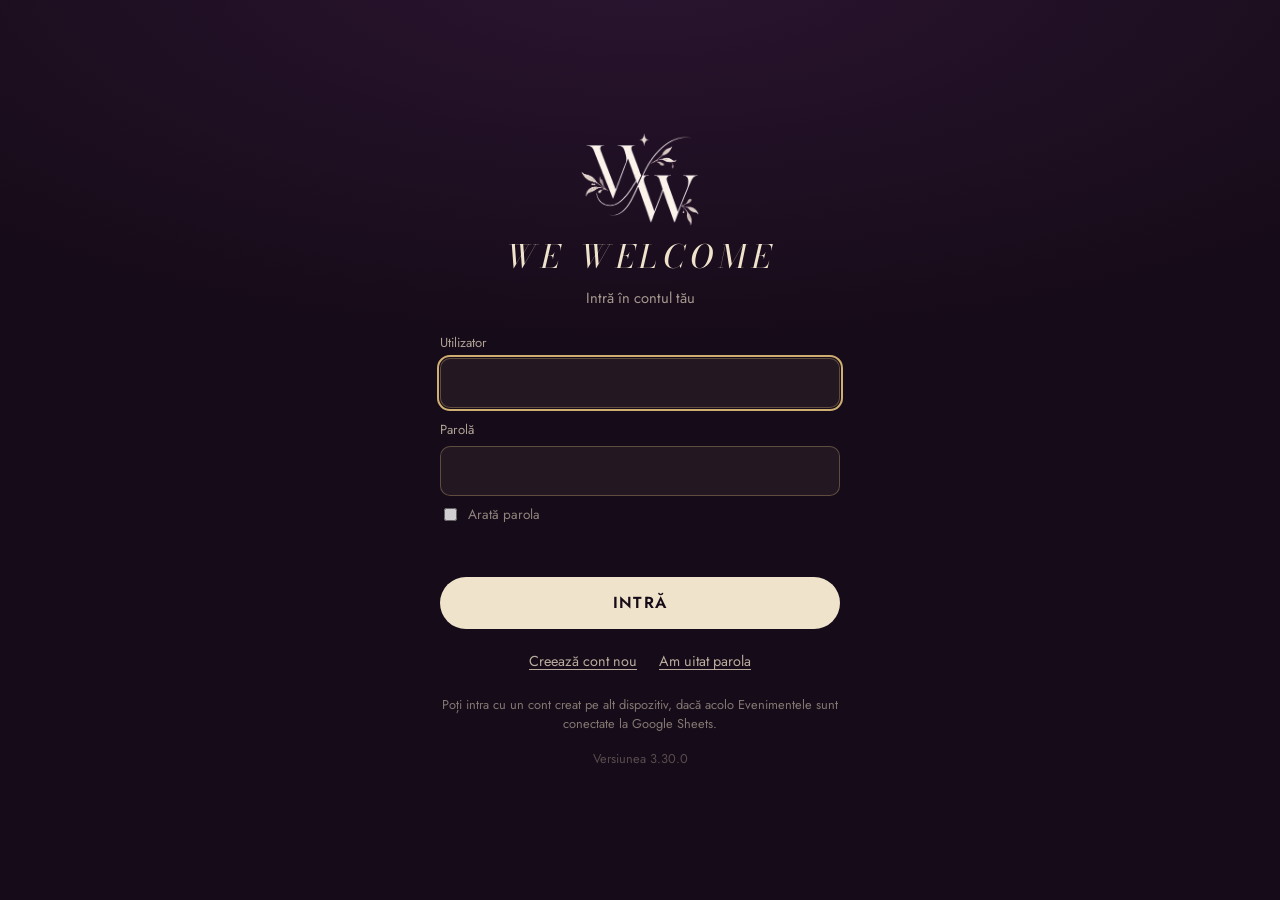
<file: app.html>
<!doctype html>
<html lang="ro">
<head>
<meta charset="utf-8">
<meta name="viewport" content="width=device-width,initial-scale=1,viewport-fit=cover">
<title>WE WELCOME</title>
<meta name="theme-color" content="#160b18">
<meta name="description" content="Ecranul de bun venit pentru invitați: mesajul mirilor, găsirea mesei și photo booth.">
<link rel="manifest" href="manifest.webmanifest">
<link rel="icon" type="image/png" sizes="192x192" href="icons/icon-192.png">
<link rel="apple-touch-icon" href="icons/icon-180.png">
<meta name="apple-mobile-web-app-title" content="WE WELCOME">
<meta name="application-name" content="WE WELCOME">
<meta name="apple-mobile-web-app-capable" content="yes">
<meta name="mobile-web-app-capable" content="yes">
<link rel="preconnect" href="https://fonts.googleapis.com">
<link rel="preconnect" href="https://fonts.gstatic.com" crossorigin>
<link id="fontcss" rel="stylesheet" href="https://fonts.googleapis.com/css2?family=Bodoni+Moda:ital,opsz,wght@0,6..96,400..700;1,6..96,400..700&family=Cormorant+Garamond:ital,wght@0,400;0,500;0,600;1,400;1,500&family=Great+Vibes&family=Josefin+Sans:wght@300..600&family=Jost:wght@300..600&family=Marcellus&family=Montserrat:wght@300..600&family=Playfair+Display:ital,wght@0,400..700;1,400..700&family=Raleway:wght@300..600&display=swap">
<style>
/* Layout: administrare = o coloană calmă cu bară de acțiuni fixă jos; ecranul invitaților = scenă pe toată suprafața, temă aleasă de miri */
:root{
  --bg:#f5f2f5; --surface:#ffffff; --surface-2:#faf7fa; --ink:#26182a; --muted:#6e6272; --line:#e4dce6;
  --accent:#6a2a5e; --accent-ink:#ffffff; --gold:#8f6f35; --ok:#2f7a4f; --warn:#9a5118; --danger:#a3283a;
  --f-display:"Bodoni Moda","Didot","Bodoni 72",Georgia,serif;
  --f-body:"Jost","Futura","Avenir Next","Segoe UI",system-ui,sans-serif;
  --r:14px; color-scheme:light;
  padding-top:env(safe-area-inset-top,0px);padding-bottom:env(safe-area-inset-bottom,0px);
}
@media (prefers-color-scheme: dark){ :root:not([data-theme="light"]){
  --bg:#130e15; --surface:#1d1620; --surface-2:#231b26; --ink:#f1eaf2; --muted:#a99eac; --line:#362c39;
  --accent:#d498c4; --accent-ink:#1d0f1b; --gold:#d8b87d; --ok:#6cc391; --warn:#e3a066; --danger:#f0798a; color-scheme:dark } }
:root[data-theme="dark"]{
  --bg:#130e15; --surface:#1d1620; --surface-2:#231b26; --ink:#f1eaf2; --muted:#a99eac; --line:#362c39;
  --accent:#d498c4; --accent-ink:#1d0f1b; --gold:#d8b87d; --ok:#6cc391; --warn:#e3a066; --danger:#f0798a; color-scheme:dark }

*{box-sizing:border-box}
[hidden]{display:none!important}
body{margin:0;background:var(--bg);color:var(--ink);font-family:var(--f-body);font-size:16px;line-height:1.5;-webkit-tap-highlight-color:transparent}
img{max-width:100%}
button,input,select,textarea{font:inherit;color:inherit}
button{cursor:pointer}
button:disabled{opacity:.5;cursor:default}
:focus-visible{outline:2px solid var(--accent);outline-offset:2px}
h1,h2,h3{text-wrap:balance;margin:0}
p{margin:0}

/* ---------- AUTH ---------- */
.auth{min-height:100vh;min-height:100dvh;display:grid;place-items:center;padding:24px 16px;
  background:radial-gradient(120% 70% at 50% -5%,#2b1531 0%,#160b18 62%),#160b18;color:#f0e3cb}
.acard{width:100%;max-width:400px;display:flex;flex-direction:column;gap:16px}
.acard .brand{text-align:center;display:flex;flex-direction:column;align-items:center;gap:6px;margin-bottom:8px}
.acard .brand .w{width:120px;height:auto;display:block}
.acard .brand h1{letter-spacing:.18em}
.hub-logo{display:flex;justify-content:center;padding:34px 0 10px}.hub-logo img{width:min(320px,70vw);height:auto;opacity:.95}
.acard h1{font-family:var(--f-display);font-style:italic;font-weight:400;font-size:2rem}
.acard .sub{color:rgba(240,227,203,.66);font-size:.92rem;text-align:center}
.acard label{font-size:.82rem;color:rgba(240,227,203,.7);display:block;margin-bottom:6px}
.acard .ai{width:100%;background:rgba(240,227,203,.06);border:1px solid rgba(207,174,114,.35);border-radius:10px;padding:12px 13px;color:#f0e3cb;font-size:16px}
.acard .ai:focus{outline:2px solid #cfae72;outline-offset:1px}
.acard .go{background:#f0e3cb;color:#160b18;border:0;border-radius:99px;padding:14px;font-weight:600;letter-spacing:.08em;margin-top:4px}
.acard .lnk{background:none;border:0;color:rgba(240,227,203,.75);text-decoration:underline;text-underline-offset:3px;font-size:.9rem;padding:6px}
.acard .links{display:flex;justify-content:center;gap:10px;flex-wrap:wrap}
.acard .err{color:#f3a3b0;font-size:.9rem;min-height:1.3em;text-align:center}
.acard .fine{font-size:.8rem;color:rgba(240,227,203,.5);text-align:center}
.code{font-family:ui-monospace,SFMono-Regular,Menlo,monospace;font-size:1.5rem;letter-spacing:.12em;text-align:center;padding:16px;border:1px dashed #cfae72;border-radius:12px;color:#f0e3cb;user-select:all}

/* ---------- ADMIN ---------- */
.admin{padding-left:max(16px,env(safe-area-inset-left,0px));padding-right:max(16px,env(safe-area-inset-right,0px));padding-block:20px 140px}
.wrap{max-width:760px;margin:0 auto;display:flex;flex-direction:column;gap:18px}
.wrap.wide{max-width:1320px}
.top{display:flex;justify-content:space-between;align-items:flex-end;gap:12px;flex-wrap:wrap}
.crumb{border:0;background:none;color:var(--muted);padding:0 0 6px;font-size:.88rem}
.crumb:hover{color:var(--ink)}
.eyebrow-a{font-size:.72rem;letter-spacing:.16em;text-transform:uppercase;color:var(--gold);font-weight:500}
.top h1{font-family:var(--f-display);font-style:italic;font-weight:500;font-size:clamp(1.7rem,6vw,2.3rem);line-height:1.1}
.top-r{display:flex;gap:8px;align-items:center;flex-wrap:wrap}
.state-pill{font-size:.75rem;padding:4px 10px;border-radius:99px;border:1px solid var(--line);color:var(--muted);white-space:nowrap;background:none}
button.state-pill{color:var(--ink)}
.dot{display:inline-block;width:7px;height:7px;border-radius:50%;background:var(--ok);margin-right:6px;vertical-align:1px}
.dot.no{background:var(--warn)}
.draft{border-radius:var(--r);padding:14px 16px;display:flex;gap:12px;align-items:center;justify-content:space-between;flex-wrap:wrap;border:1px solid var(--line);background:var(--surface)}
.draft.dirty{border-color:var(--gold);background:var(--surface-2)}
.draft p{font-size:.92rem}
.draft b{font-weight:600}
.tabs{display:flex;gap:6px;overflow-x:auto;padding-bottom:2px;scrollbar-width:none}
.tabs button{flex:0 0 auto;border:1px solid var(--line);background:var(--surface);border-radius:99px;padding:8px 16px;font-size:.92rem;color:var(--muted)}
.tabs button[aria-selected="true"]{background:var(--ink);color:var(--bg);border-color:var(--ink)}
.panel{background:var(--surface);border:1px solid var(--line);border-radius:var(--r);padding:18px;display:flex;flex-direction:column;gap:14px}
.panel h2{font-size:1.05rem;font-weight:600}
.hint{font-size:.88rem;color:var(--muted)}
.field{display:flex;flex-direction:column;gap:6px;min-width:0}
.field label{font-size:.82rem;color:var(--muted);font-weight:500}
.inp{width:100%;border:1px solid var(--line);background:var(--surface-2);border-radius:10px;padding:11px 12px;font-size:16px;min-width:0}
textarea.inp{min-height:110px;resize:vertical;font-size:15px}
select.inp{padding:9px 10px;font-size:15px}
.row2{display:grid;grid-template-columns:1fr 1fr;gap:12px}
@media (max-width:520px){.row2{grid-template-columns:1fr}}
.sw-row{display:flex;align-items:center;gap:14px;padding:12px 0;border-top:1px solid var(--line)}
.sw-row:first-of-type{border-top:0;padding-top:0}
.sw-row .txt{flex:1;min-width:0}
.sw-row b{display:block;font-weight:600}
.sw-row span{font-size:.86rem;color:var(--muted)}
.sw{appearance:none;-webkit-appearance:none;width:52px;height:30px;border-radius:99px;background:var(--line);position:relative;flex:0 0 auto;transition:background .2s;margin:0}
.sw::after{content:"";position:absolute;top:3px;left:3px;width:24px;height:24px;border-radius:50%;background:var(--surface);box-shadow:0 1px 3px rgba(0,0,0,.25);transition:transform .2s}
.sw:checked{background:var(--accent)}
.sw:checked::after{transform:translateX(22px)}
.btn{border:1px solid var(--line);background:var(--surface);border-radius:10px;padding:10px 14px;font-weight:500;font-size:.95rem;text-decoration:none;color:var(--ink);display:inline-flex;align-items:center;gap:6px}
.btn.primary{background:var(--accent);color:var(--accent-ink);border-color:var(--accent)}
.btn.danger{color:var(--danger)}
.btn.small{padding:6px 10px;font-size:.85rem}
.btns{display:flex;gap:8px;flex-wrap:wrap;align-items:center}
.note{font-size:.86rem;padding:10px 12px;border-radius:10px;background:var(--surface-2);border:1px dashed var(--line);color:var(--muted)}
.ok-msg{color:var(--ok)} .err-msg{color:var(--danger)}
.cat{border:1px solid var(--line);border-radius:12px;padding:14px;display:flex;flex-direction:column;gap:10px;background:var(--surface-2)}
.cat-head{display:flex;gap:8px;align-items:center}
.cat-head .inp{font-weight:600}
.status{font-size:.82rem;display:inline-flex;align-items:center;gap:6px}
.status::before{content:"";width:8px;height:8px;border-radius:50%;background:currentColor;flex:0 0 auto}
.status.ok{color:var(--ok)} .status.sim{color:var(--warn)}
.file-btn{position:relative;overflow:hidden}
.file-btn input{position:absolute;inset:0;opacity:0;cursor:pointer;font-size:0}
.drop{border:1.5px dashed var(--line);border-radius:12px;padding:18px;display:flex;flex-direction:column;gap:12px;align-items:flex-start}
.drop.over{border-color:var(--accent);background:var(--surface-2)}
.glist{display:flex;flex-direction:column}
.g{display:grid;grid-template-columns:1fr 92px auto;gap:10px;align-items:center;padding:8px 0;border-top:1px solid var(--line)}
.g .nm{min-width:0;overflow-wrap:anywhere}
.tb-in{width:100%;border:1px solid transparent;background:transparent;border-radius:8px;padding:6px 8px;font-weight:600;text-align:right;font-variant-numeric:tabular-nums}
.tb-in:hover,.tb-in:focus{border-color:var(--line);background:var(--surface-2)}
.x{border:0;background:none;color:var(--muted);font-size:1.3rem;line-height:1;padding:4px 8px}
.add-g{display:grid;grid-template-columns:1fr 100px auto;gap:8px;align-items:end}
@media (max-width:600px){.add-g{grid-template-columns:1fr 90px}.add-g .btn{grid-column:1/-1}}
.imp{display:flex;flex-direction:column;gap:12px;border:1px solid var(--gold);border-radius:12px;padding:14px;background:var(--surface-2)}
.tbl{width:100%;border-collapse:collapse;font-size:.9rem}
.tbl td,.tbl th{padding:7px 8px;border-top:1px solid var(--line);text-align:left}
.tbl th{font-weight:600;color:var(--muted);font-size:.8rem;border-top:0}
.tbl td.r{text-align:right;font-variant-numeric:tabular-nums}
.tbl select{width:100%}
.radio{display:flex;gap:10px;align-items:flex-start;font-size:.95rem}
.radio input{margin-top:4px}
.preview-wrap{border-radius:22px;overflow:hidden;border:1px solid var(--line);max-width:420px;width:100%;margin:0 auto}
.preview{padding:28px 18px 30px;min-height:520px}
.limits{display:grid;grid-template-columns:1fr 1fr;gap:12px}
@media (max-width:560px){.limits{grid-template-columns:1fr}}
.limits ul{margin:6px 0 0;padding-left:18px;font-size:.88rem;color:var(--muted);display:flex;flex-direction:column;gap:4px}
.limits h3{font-size:.9rem;font-weight:600}
.tgrid{display:grid;grid-template-columns:repeat(auto-fill,minmax(150px,1fr));gap:10px}
.tcard{border:1.5px solid var(--line);border-radius:14px;background:var(--surface);padding:8px;display:flex;flex-direction:column;gap:8px;text-align:left}
.tcard[aria-pressed="true"]{border-color:var(--accent);box-shadow:0 0 0 2px var(--accent)}
.tsw{height:92px;border-radius:9px;display:flex;flex-direction:column;align-items:center;justify-content:center;gap:6px}
.tsw i{font-family:"Bodoni Moda",Georgia,serif;font-size:1.3rem}
.tsw em{display:block;width:34px;height:2px;border-radius:2px}
.tcard b{font-size:.92rem;font-weight:600;padding:0 4px}
.tcard small{font-size:.78rem;color:var(--muted);padding:0 4px 4px;line-height:1.3}
.fgrid{display:grid;grid-template-columns:repeat(auto-fill,minmax(210px,1fr));gap:10px}
.fcard{border:1.5px solid var(--line);border-radius:14px;background:var(--surface-2);padding:14px;display:flex;flex-direction:column;gap:4px;text-align:left}
.fcard[aria-pressed="true"]{border-color:var(--accent);box-shadow:0 0 0 2px var(--accent)}
.fcard .fn{font-size:1.7rem;line-height:1.15}
.fcard .fd{font-size:1.05rem}
.fcard .fb{font-size:.88rem}
.fcard small{font-size:.76rem;color:var(--muted);margin-top:4px}
.bgrow{display:flex;gap:14px;align-items:center;flex-wrap:wrap}
.bgthumb{width:120px;height:80px;border-radius:10px;border:1px solid var(--line);object-fit:cover;background:var(--surface-2)}
.range{width:100%;accent-color:var(--accent)}
.split{display:grid;grid-template-columns:1fr 340px;gap:18px;align-items:start}
@media (max-width:860px){.split{grid-template-columns:1fr}}
.split .preview-wrap{position:sticky;top:16px}
.split .preview{min-height:560px}
.actionbar{position:fixed;left:0;right:0;bottom:0;z-index:20;background:var(--surface);border-top:1px solid var(--line);
  padding:12px max(16px,env(safe-area-inset-right,0px)) calc(12px + env(safe-area-inset-bottom,0px)) max(16px,env(safe-area-inset-left,0px))}
.actionbar .in{max-width:760px;margin:0 auto;display:flex;gap:10px}
.actionbar button{flex:1;padding:15px 10px;border-radius:12px;font-weight:600;letter-spacing:.06em;font-size:.92rem}
.b-test{border:1.5px solid var(--ink);background:transparent}
.b-live{border:1.5px solid var(--accent);background:var(--accent);color:var(--accent-ink)}

.modal{position:fixed;inset:0;z-index:40;background:rgba(10,5,12,.55);display:flex;align-items:flex-end;justify-content:center;
  padding:16px max(16px,env(safe-area-inset-right,0px)) calc(16px + env(safe-area-inset-bottom,0px)) max(16px,env(safe-area-inset-left,0px))}
@media (min-width:640px){.modal{align-items:center}}
.sheet{background:var(--surface);color:var(--ink);border-radius:18px;padding:22px;width:100%;max-width:500px;max-height:88vh;overflow-y:auto;display:flex;flex-direction:column;gap:14px;animation:rise .25s ease}
.sheet h2{font-family:var(--f-display);font-style:italic;font-weight:500;font-size:1.6rem}
.sum{display:flex;flex-direction:column;border:1px solid var(--line);border-radius:12px}
.sum div{display:flex;justify-content:space-between;gap:10px;padding:10px 12px;border-top:1px solid var(--line);font-size:.93rem}
.sum div:first-child{border-top:0}
.chg{margin:0;padding-left:18px;display:flex;flex-direction:column;gap:4px;font-size:.93rem}
.on{color:var(--ok);font-weight:600} .off{color:var(--muted)}

/* ---------- STAGE (ecranul invitaților; culorile și fonturile vin din temă) ---------- */
.stagebg{
  --stage:#160b18; --stage-2:#2b1531; --champ:#f0e3cb; --champ-dim:rgba(240,227,203,.64); --gilt:#cfae72; --gilt-line:rgba(207,174,114,.42);
  --card:rgba(240,227,203,.04); --card-h:rgba(240,227,203,.09); --err:#f3a3b0;
  --s-names:"Bodoni Moda",Georgia,serif; --s-display:"Bodoni Moda",Georgia,serif; --s-body:"Jost",system-ui,sans-serif;
  --names-style:italic; --d-style:italic; --names-scale:1;
  background:radial-gradient(120% 70% at 50% -5%,var(--stage-2) 0%,var(--stage) 62%),var(--stage);color:var(--champ);font-family:var(--s-body)}
.stage{position:fixed;inset:0;z-index:30;overflow-y:auto;display:flex;flex-direction:column;
  padding:calc(env(safe-area-inset-top,0px) + 14px) max(20px,env(safe-area-inset-right,0px)) calc(env(safe-area-inset-bottom,0px) + 24px) max(20px,env(safe-area-inset-left,0px))}
.stage-top{display:flex;justify-content:space-between;align-items:center;gap:10px;min-height:44px}
.mono{width:46px;height:46px;border-radius:50%;border:1px solid var(--gilt-line);background:transparent;color:var(--gilt);font-family:var(--s-display);font-style:var(--d-style);font-size:.95rem;position:relative;user-select:none;-webkit-user-select:none;touch-action:none}
.mono svg{position:absolute;inset:-3px;width:52px;height:52px;transform:rotate(-90deg);pointer-events:none}
.mono circle{fill:none;stroke:var(--champ);stroke-width:2;stroke-dasharray:157;stroke-dashoffset:157}
.mono.holding circle{transition:stroke-dashoffset 3s linear;stroke-dashoffset:0}
.test-tag{font-size:.7rem;letter-spacing:.2em;border:1px solid var(--gilt);color:var(--gilt);padding:4px 10px;border-radius:99px;background:color-mix(in srgb,var(--stage) 70%,transparent)}
.ghost{border:1px solid var(--gilt-line);background:color-mix(in srgb,var(--stage) 70%,transparent);color:var(--champ);border-radius:99px;padding:8px 14px;font-size:.85rem}
.sbody{flex:1;width:100%;max-width:560px;margin:0 auto;display:flex;flex-direction:column}
.fade{animation:fade .5s ease both}
@keyframes fade{from{opacity:.001;transform:translateY(8px)}to{opacity:1;transform:none}}
@keyframes rise{from{transform:translateY(16px);opacity:.4}to{transform:none;opacity:1}}
.home{text-align:center;display:flex;flex-direction:column;align-items:center;gap:10px;padding-top:4vh}
.eyebrow{font-size:.74rem;letter-spacing:.32em;text-transform:uppercase;color:var(--gilt)}
.names{font-family:var(--s-names);font-style:var(--names-style);font-weight:400;font-size:calc(clamp(2.5rem,11vw,4.6rem) * var(--names-scale));line-height:1.02;letter-spacing:-.01em}
.names .amp{display:block;font-size:.5em;color:var(--gilt);margin:.12em 0}
.orn{display:flex;align-items:center;gap:10px;width:160px;margin:6px 0}
.orn span{flex:1;height:1px;background:var(--gilt-line)}
.orn i{width:7px;height:7px;transform:rotate(45deg);border:1px solid var(--gilt)}
.evname{font-size:1.02rem;letter-spacing:.02em}
.evmeta{font-size:.86rem;color:var(--champ-dim)}
.mods{display:grid;gap:12px;width:100%;margin-top:26px}
.mod{display:grid;grid-template-columns:50px 1fr 16px;gap:14px;align-items:center;text-align:left;min-height:88px;padding:18px 18px;border-radius:18px;
  border:1px solid var(--gilt-line);background:var(--card);color:var(--champ);transition:background .2s,transform .15s;font-family:var(--s-body)}
.mod:active{transform:scale(.985);background:var(--card-h)}
@media (hover:hover){.mod:hover{background:var(--card-h)}}
.mod .ic{width:50px;height:50px;border-radius:50%;border:1px solid var(--gilt-line);display:grid;place-items:center;color:var(--gilt)}
.mod .ic svg{width:22px;height:22px}
.mod b{display:block;font-family:var(--s-display);font-weight:500;font-size:1.38rem;line-height:1.15;color:var(--champ)}
.mod span{font-size:.86rem;color:var(--champ-dim)}
.mod .chev{color:var(--gilt);font-size:1.3rem}
@media (min-width:900px){.sbody.wide{max-width:1000px}.mods{grid-template-columns:repeat(auto-fit,minmax(240px,1fr))}}
.preview .mods{grid-template-columns:1fr}
.empty{color:var(--champ-dim);font-size:.95rem;padding:18px;border:1px dashed var(--gilt-line);border-radius:14px}
.back{align-self:flex-start;border:0;background:none;color:var(--champ-dim);padding:8px 0;font-size:.95rem;margin-bottom:8px;font-family:var(--s-body)}
.sh2{font-family:var(--s-display);font-style:var(--d-style);font-weight:400;font-size:clamp(2rem,8vw,2.8rem);line-height:1.1}
.ssub{color:var(--champ-dim);margin-top:6px;margin-bottom:22px}
.cats{display:grid;grid-template-columns:1fr 1fr;gap:12px}
.catb{min-height:120px;border-radius:18px;border:1px solid var(--gilt-line);background:var(--card);color:var(--champ);padding:16px;text-align:left;display:flex;flex-direction:column;justify-content:space-between;gap:10px;font-family:var(--s-body)}
.catb:active{transform:scale(.98)}
@media (hover:hover){.catb:hover{background:var(--card-h)}}
.catb b{font-family:var(--s-display);font-weight:500;font-size:1.35rem;line-height:1.15}
.catb span{font-size:.78rem;color:var(--gilt);letter-spacing:.12em;text-transform:uppercase}
.player{display:flex;flex-direction:column;gap:16px}
.player video{width:100%;max-height:70vh;border-radius:16px;background:#000}
.verr{font-size:.92rem;color:var(--err)}
.sim{border-radius:18px;border:1px solid var(--gilt-line);aspect-ratio:9/12;max-width:100%;max-height:64vh;width:100%;position:relative;overflow:hidden;display:flex;flex-direction:column;align-items:center;justify-content:center;text-align:center;padding:24px;gap:14px;
  background:radial-gradient(80% 60% at 50% 40%,color-mix(in srgb,var(--gilt) 18%,transparent),transparent 70%)}
.sim-ring{width:86px;height:86px;border-radius:50%;border:1px solid var(--gilt);display:grid;place-items:center;animation:pulse 2.4s ease-in-out infinite}
.sim-ring svg{width:28px;height:28px;color:var(--gilt)}
@keyframes pulse{0%,100%{box-shadow:0 0 0 0 color-mix(in srgb,var(--gilt) 35%,transparent)}50%{box-shadow:0 0 0 18px transparent}}
.sim-from{font-family:var(--s-names);font-style:var(--names-style);font-size:calc(1.5rem * var(--names-scale))}
.sim-msg{font-size:1.02rem;max-width:30ch;color:var(--champ)}
.sim-tag{position:absolute;top:12px;left:12px;font-size:.68rem;letter-spacing:.16em;text-transform:uppercase;color:var(--gilt);border:1px solid var(--gilt-line);padding:3px 8px;border-radius:99px}
.bar{height:3px;background:color-mix(in srgb,var(--champ) 15%,transparent);border-radius:3px;overflow:hidden}
.bar i{display:block;height:100%;background:var(--gilt);width:100%;transform-origin:left;animation:prog linear forwards}
@keyframes prog{from{transform:scaleX(0)}to{transform:scaleX(1)}}
.cta{border:1px solid var(--gilt);background:var(--champ);color:var(--stage);border-radius:99px;padding:16px 26px;font-weight:600;letter-spacing:.1em;font-size:.95rem;font-family:var(--s-body)}
.cta.alt{background:transparent;color:var(--champ);border-color:var(--gilt-line)}
.search{display:flex;align-items:center;gap:10px;border-bottom:1px solid var(--gilt);padding:6px 2px}
.search svg{width:22px;height:22px;color:var(--gilt);flex:0 0 auto}
.search input{flex:1;min-width:0;background:transparent;border:0;outline:0;color:var(--champ);font-size:1.35rem;padding:8px 0;font-family:var(--s-display);font-style:var(--d-style)}
.search input::placeholder{color:color-mix(in srgb,var(--champ) 40%,transparent)}
.res{display:flex;flex-direction:column;margin-top:14px}
.res button{display:flex;justify-content:space-between;align-items:center;gap:12px;padding:16px 4px;border:0;border-bottom:1px solid color-mix(in srgb,var(--gilt) 20%,transparent);background:none;color:var(--champ);text-align:left;font-size:1.1rem;font-family:var(--s-body)}
.res button em{font-style:normal;color:var(--gilt);font-size:.9rem;white-space:nowrap;font-variant-numeric:tabular-nums}
.res .none{color:var(--champ-dim);padding:18px 0}
.tablecard{text-align:center;display:flex;flex-direction:column;align-items:center;gap:6px;padding:18px 0}
.tablecard .lbl{font-size:.78rem;letter-spacing:.32em;text-transform:uppercase;color:var(--gilt)}
.tablecard .num{font-family:var(--s-display);font-weight:400;font-size:clamp(6rem,34vw,10rem);line-height:.95;font-variant-numeric:lining-nums}
.tablecard .num.long{font-size:clamp(2.6rem,12vw,4.4rem);line-height:1.1;margin:.3em 0}
.tablecard .who{font-family:var(--s-display);font-style:var(--d-style);font-size:1.6rem}
.mates{margin-top:18px;border-top:1px solid var(--gilt-line);padding-top:14px;width:100%;font-size:.95rem;color:var(--champ-dim)}
.mates b{display:block;color:var(--gilt);font-weight:500;font-size:.75rem;letter-spacing:.2em;text-transform:uppercase;margin-bottom:6px}
.booth{display:flex;flex-direction:column;align-items:center;gap:18px;text-align:center;flex:1;justify-content:center}
.shutter{width:min(62vw,240px);aspect-ratio:1;border-radius:50%;border:1px solid var(--gilt);background:radial-gradient(circle,var(--card-h),transparent 70%);color:var(--champ);display:flex;flex-direction:column;align-items:center;justify-content:center;gap:8px;position:relative;font-family:var(--s-body)}
.shutter::before{content:"";position:absolute;inset:10px;border-radius:50%;border:1px solid var(--gilt-line)}
.shutter b{font-weight:600;letter-spacing:.14em;font-size:1rem}
.shutter span{font-size:.82rem;color:var(--champ-dim)}
.shutter svg{width:34px;height:34px;color:var(--gilt)}
.count{font-family:var(--s-display);font-size:clamp(9rem,48vw,16rem);line-height:1;animation:tick 1s ease both}
@keyframes tick{0%{transform:scale(1.4);opacity:.001}25%{transform:scale(1);opacity:1}85%{opacity:1}100%{opacity:.2}}
.flash{position:fixed;inset:0;background:#fff;z-index:60;animation:flash .5s ease forwards;pointer-events:none}
@keyframes flash{from{opacity:1}to{opacity:0}}
.photo{width:100%;max-width:380px;border-radius:6px;box-shadow:0 18px 50px rgba(0,0,0,.4);aspect-ratio:4/5;object-fit:cover}
.qrcard{background:#fff;padding:14px;border-radius:14px;width:min(70vw,260px)}
.qrcard canvas{width:100%;height:auto;display:block}
.disc{font-size:.85rem;color:var(--champ-dim);max-width:34ch}
.pin{position:fixed;inset:0;z-index:55;background:color-mix(in srgb,var(--stage) 95%,transparent);display:flex;flex-direction:column;align-items:center;justify-content:center;gap:18px;color:var(--champ);
  padding:calc(env(safe-area-inset-top,0px) + 16px) max(16px,env(safe-area-inset-right,0px)) calc(env(safe-area-inset-bottom,0px) + 16px) max(16px,env(safe-area-inset-left,0px))}
.pin .ptitle{font-family:var(--s-display);font-style:var(--d-style);font-size:1.6rem}
.dots{display:flex;gap:14px}
.dots i{width:14px;height:14px;border-radius:50%;border:1px solid var(--gilt)}
.dots i.f{background:var(--gilt)}
.pad{display:grid;grid-template-columns:repeat(3,72px);gap:12px}
.pad button{height:72px;border-radius:50%;border:1px solid var(--gilt-line);background:transparent;color:var(--champ);font-size:1.5rem;font-family:var(--s-display)}
.pad button.t{font-family:var(--s-body);font-size:.85rem}
.pin .err{color:var(--err);min-height:1.4em;font-size:.9rem}
.mod.hero{min-height:120px;grid-template-columns:64px 1fr 16px;background:var(--card-h);border-color:var(--gilt)}
.mod.hero .ic{width:64px;height:64px}.mod.hero .ic svg{width:30px;height:30px}
.mod.hero b{font-size:1.75rem}
.skip{align-self:center;border:0;background:none;color:var(--champ-dim);text-decoration:underline;text-underline-offset:4px;padding:14px;margin-top:10px;font-size:.92rem;font-family:var(--s-body)}
.next{text-align:center;display:flex;flex-direction:column;align-items:center;gap:8px;padding-top:3vh}
.clink{width:110px;height:110px;color:var(--gilt);margin-bottom:6px}
.clink .gl1,.clink .gl2{transform-box:fill-box;transform-origin:bottom center}
.clink .gl1{animation:c1 1.4s ease-out both}.clink .gl2{animation:c2 1.4s ease-out both}
@keyframes c1{0%{transform:rotate(-30deg) translateX(-4px)}55%{transform:rotate(8deg) translateX(1px)}100%{transform:rotate(-6deg)}}
@keyframes c2{0%{transform:rotate(30deg) translateX(4px)}55%{transform:rotate(-8deg) translateX(-1px)}100%{transform:rotate(6deg)}}
.next .mods{margin-top:20px}
/* ---------- ADMINISTRARE: hub, evenimente ---------- */
.hub{display:grid;grid-template-columns:repeat(auto-fit,minmax(210px,1fr));gap:14px}
.hcard.hot{border-color:#e7b54a;box-shadow:0 0 0 3px rgba(231,181,74,.25)}
.lt-panel{display:flex;flex-direction:column;align-items:center;padding:34px 18px}
.lt-btn{width:min(260px,70vw);aspect-ratio:1;border-radius:50%;border:2px solid var(--line);background:var(--surface);color:var(--ink);display:flex;flex-direction:column;align-items:center;justify-content:center;gap:8px;cursor:pointer;font:inherit;transition:background .2s,box-shadow .2s,border-color .2s;margin:0 auto 14px}
.lt-btn .lt-state{font-size:3rem;font-weight:700;letter-spacing:.08em}
.lt-btn .lt-sub{font-size:.85rem;max-width:72%;text-align:center;color:var(--muted)}
.lt-btn:disabled{opacity:.5;cursor:default}
.lt-btn.on{background:#e7b54a;border-color:#e7b54a;color:#2a1608;animation:ltglow 2s infinite}
.lt-btn.on .lt-sub{color:#4a2c10}
@keyframes ltglow{0%,49%{box-shadow:0 0 0 0 rgba(231,181,74,.0),0 0 60px 18px rgba(231,181,74,.75)}50%,100%{box-shadow:0 0 0 0 rgba(231,181,74,0),0 0 18px 2px rgba(231,181,74,.25)}}
@media (prefers-reduced-motion:reduce){.lt-btn.on{animation:none}}
@media (max-width:760px){.hub{grid-template-columns:1fr}}
.hcard{border:1px solid var(--line);background:var(--surface);border-radius:18px;padding:20px;text-align:left;display:flex;flex-direction:column;gap:6px;min-height:190px;transition:border-color .15s,transform .15s}
.hcard:hover{border-color:var(--accent)} .hcard:active{transform:scale(.99)}
.hcard .hic{width:46px;height:46px;border-radius:50%;border:1px solid var(--line);display:grid;place-items:center;color:var(--accent);margin-bottom:8px}
.hcard .hic svg{width:22px;height:22px}
.hcard b{font-family:var(--f-display);font-style:italic;font-weight:500;font-size:1.6rem;line-height:1.1}
.hcard span{font-size:.95rem} .hcard em{font-style:normal;color:var(--accent);font-weight:600}
.hcard small{font-size:.84rem;color:var(--muted);margin-top:auto}
.linkbox{display:flex;gap:10px;align-items:center;flex-wrap:wrap;border:1px solid var(--line);border-radius:12px;padding:10px 12px;background:var(--surface-2)}
.linkbox code{flex:1;min-width:0;overflow-wrap:anywhere;font-size:.88rem}
code{font-family:ui-monospace,SFMono-Regular,Menlo,monospace;font-size:.85em;background:var(--surface-2);border:1px solid var(--line);border-radius:6px;padding:1px 5px}
.warn-msg{color:var(--warn)}
.kpis{display:grid;grid-template-columns:repeat(4,1fr);gap:10px}
@media (max-width:760px){.kpis{grid-template-columns:1fr 1fr}}
.kpi{background:var(--surface);border:1px solid var(--line);border-radius:var(--r);padding:14px 16px;display:flex;flex-direction:column;gap:2px;min-width:0}
.kpi span{font-size:.8rem;color:var(--muted)} .kpi b{font-size:1.35rem;font-variant-numeric:tabular-nums;white-space:nowrap;overflow:hidden;text-overflow:ellipsis} .kpi small{font-size:.8rem;color:var(--muted)}
.lhead{display:flex;justify-content:space-between;gap:10px;flex-wrap:wrap;align-items:center}
.chips{display:flex;gap:6px;flex-wrap:wrap}
.chip{border:1px solid var(--line);background:var(--surface);border-radius:99px;padding:6px 12px;font-size:.86rem;color:var(--muted)}
.chip[aria-pressed="true"]{background:var(--ink);color:var(--bg);border-color:var(--ink)}
.chip i{font-style:normal;font-weight:600;margin-left:2px}
.leads{display:flex;flex-direction:column}
.lrow{display:grid;grid-template-columns:110px 1fr 130px 110px 128px;gap:12px;align-items:center;text-align:left;border:0;border-top:1px solid var(--line);background:none;padding:12px 6px;border-radius:0}
.lrow:hover{background:var(--surface-2)}
.lrow span{display:flex;flex-direction:column;min-width:0}
.lrow small{font-size:.8rem;color:var(--muted);overflow:hidden;text-overflow:ellipsis;white-space:nowrap}
.lrow b{font-weight:600;overflow:hidden;text-overflow:ellipsis;white-space:nowrap}
.lrow .lp,.lrow .lpr{text-align:right;align-items:flex-end;font-variant-numeric:tabular-nums}
.lrow .lpr b{color:var(--ok)} .lrow .lpr.neg b{color:var(--danger)}
.lrow .ls{align-items:flex-end}
@media (max-width:760px){.lrow{grid-template-columns:1fr auto;gap:4px 12px}.lrow .ld{grid-row:1;flex-direction:row;gap:8px;align-items:baseline}.lrow .ln{grid-column:1}.lrow .lp{grid-row:1;grid-column:2}.lrow .lpr{display:none}.lrow .ls{grid-column:2;grid-row:2}}
.stp{display:inline-block;font-size:.76rem;font-weight:600;padding:3px 10px;border-radius:99px;border:1px solid currentColor;white-space:nowrap}
.st-new{color:var(--accent)} .st-c{color:var(--gold)} .st-o{color:var(--warn)} .st-ok{color:var(--ok)} .st-no{color:var(--muted)}
.sheet.wide{max-width:680px}
/* fișa cererii: rândul cu șabloane de email */
.mailstrip{display:flex;flex-wrap:wrap;align-items:center;gap:8px 12px;padding:12px 14px;border:1px solid var(--line);border-radius:14px;background:var(--surface-2)}
.mailstrip .ms-l{font-size:.78rem;letter-spacing:.12em;text-transform:uppercase;color:var(--muted);font-weight:600}
.mailstrip .ms-row{display:flex;flex-wrap:wrap;gap:6px}
.ms-b{border:1px solid var(--line);background:var(--surface);color:var(--ink);border-radius:99px;padding:8px 14px;font:inherit;font-size:.9rem;cursor:pointer;display:inline-flex;align-items:center;gap:8px}
.ms-b:hover{border-color:var(--accent)}
.ms-b.rec{background:var(--accent);border-color:var(--accent);color:var(--accent-ink)}
.ms-b i{font-style:normal;font-size:.7rem;letter-spacing:.06em;text-transform:uppercase;opacity:.85}
/* ecranul de email: șabloane sus, scrisul în stânga, emailul în dreapta, butonul mereu vizibil jos */
.sheet.compose{max-width:1180px;height:min(92vh,980px);max-height:none;padding:0;gap:0;overflow:hidden}
.sheet.compose .shead{padding:18px 22px 6px}
.tpl-cards{display:flex;gap:10px;overflow-x:auto;padding:8px 22px 14px;scrollbar-width:thin}
.tpl-card{flex:0 0 auto;min-width:170px;text-align:left;border:1.5px solid var(--line);background:var(--surface);color:var(--ink);border-radius:14px;padding:12px 14px;font:inherit;cursor:pointer;display:flex;flex-direction:column;gap:3px;position:relative}
.tpl-card b{font-size:.98rem}
.tpl-card span{font-size:.78rem;color:var(--muted)}
.tpl-card i{font-style:normal;font-size:.68rem;letter-spacing:.08em;text-transform:uppercase;color:var(--accent);font-weight:700}
.tpl-card.on{border-color:var(--accent);box-shadow:0 0 0 3px color-mix(in srgb,var(--accent) 22%,transparent)}
.cp-tabs{display:none;gap:4px;margin:0 22px 10px;padding:4px;border:1px solid var(--line);border-radius:12px}
.cp-tabs button{flex:1;border:0;background:none;color:var(--muted);font:inherit;font-weight:600;padding:9px;border-radius:9px;cursor:pointer}
.cp-tabs button[aria-selected=true]{background:var(--accent);color:var(--accent-ink)}
.cp-grid{flex:1;min-height:0;display:grid;grid-template-columns:minmax(0,1fr) minmax(0,1fr);gap:18px;padding:0 22px;border-top:1px solid var(--line)}
.cp-edit{display:flex;flex-direction:column;gap:12px;overflow-y:auto;padding:16px 4px 16px 0;min-height:0}
.cp-body{flex:1;display:flex;flex-direction:column;min-height:220px}
.cp-body textarea{flex:1;min-height:220px;resize:none;font-size:.92rem;line-height:1.5}
.cp-prev{min-height:0;padding:16px 0}
.cp-prev iframe{width:100%;height:100%;border:1px solid var(--line);border-radius:12px;background:#f6efe3}
.cp-foot{display:flex;flex-wrap:wrap;align-items:center;justify-content:space-between;gap:10px;padding:12px 22px;border-top:1px solid var(--line);background:var(--surface)}
.cp-foot .hint{margin:0}
/* emailul: câmpuri de completat și atașamente */
.askbox,.attbox{display:flex;flex-direction:column;gap:8px;padding:12px 14px;border:1px dashed var(--line);border-radius:12px}
.askbox .ms-l,.attbox .ms-l,.ins .ms-l,.ts-list .ms-l{font-size:.74rem;letter-spacing:.12em;text-transform:uppercase;color:var(--muted);font-weight:600;margin:0}
.attchip{display:inline-flex;align-items:center;gap:6px;border:1px solid var(--line);background:var(--surface-2);border-radius:99px;padding:5px 6px 5px 12px;font-size:.86rem}
.attchip button{border:0;background:none;color:var(--muted);font-size:1.1rem;line-height:1;cursor:pointer;padding:2px 6px}
/* Șabloane: listă · editor · previzualizare */
.tstudio{display:grid;grid-template-columns:190px minmax(0,1.1fr) minmax(0,1fr);gap:20px;align-items:start}
.ts-list{display:flex;flex-direction:column;gap:8px}
.ts-item{text-align:left;border:1.5px solid var(--line);background:var(--surface);color:var(--ink);border-radius:12px;padding:10px 12px;font:inherit;cursor:pointer;display:flex;flex-direction:column;gap:2px}
.ts-item b{font-size:.93rem}.ts-item span{font-size:.76rem;color:var(--muted)}
.ts-item.on{border-color:var(--accent);box-shadow:0 0 0 3px color-mix(in srgb,var(--accent) 20%,transparent)}
.ts-item.add{border-style:dashed;color:var(--accent);font-weight:600;align-items:center}
.ts-edit{display:flex;flex-direction:column;gap:12px;min-width:0}
.ts-edit textarea{min-height:340px;font-size:.92rem;line-height:1.5}
.ins{display:flex;flex-direction:column;gap:6px;padding:12px 14px;border:1px solid var(--line);border-radius:12px;background:var(--surface-2)}
.ins-g{display:flex;flex-wrap:wrap;gap:5px;align-items:center}
.ins-g > span{font-size:.74rem;color:var(--muted);width:100%;font-weight:600;margin-top:2px}
.ins-b{border:1px solid var(--line);background:var(--surface);color:var(--ink);border-radius:99px;padding:3px 9px;font:inherit;font-size:.78rem;cursor:pointer}
.ins-b:hover{border-color:var(--accent);color:var(--accent)}
.ins-b.mine{border-color:color-mix(in srgb,var(--accent) 45%,var(--line))}
.ins-b.fmt{font-style:italic}
.ts-prev{display:flex;flex-direction:column;gap:8px;position:sticky;top:12px}
.ts-subj{font-size:.86rem;margin:0}.ts-subj span{color:var(--muted)}
.ts-prev iframe{width:100%;height:min(78vh,820px);border:1px solid var(--line);border-radius:12px;background:#f6efe3}
.fieldrow{display:grid;grid-template-columns:1.2fr 1fr 1fr 1.6fr auto;gap:10px;align-items:end;padding:10px 0;border-top:1px solid var(--line)}
.fieldrow .x{margin-bottom:8px}
.files{display:flex;flex-direction:column;gap:6px}
.file{display:flex;justify-content:space-between;align-items:center;gap:10px;padding:8px 12px;border:1px solid var(--line);border-radius:10px}
.upl{cursor:pointer}
.extrasBox{display:flex;flex-wrap:wrap;align-items:center;gap:4px 16px;padding:10px 14px;border:1px solid var(--line);border-radius:12px}.extrasBox .ms-l{font-size:.74rem;letter-spacing:.12em;text-transform:uppercase;color:var(--muted);font-weight:600;width:100%}
.autosub{align-items:flex-start;font-size:.88rem;padding:10px 12px;border:1px solid var(--line);border-radius:12px;background:var(--surface-2)}
.ins-b.img{border-style:dashed}
@media (max-width:1100px){.tstudio{grid-template-columns:180px minmax(0,1fr)}.ts-prev{grid-column:1 / -1;position:static}.ts-prev iframe{height:620px}}
@media (max-width:720px){.tstudio{grid-template-columns:1fr}.ts-list{position:static;flex-direction:row;overflow-x:auto}.ts-item{flex:0 0 auto;min-width:150px}
  .fieldrow{grid-template-columns:1fr 1fr}.fieldrow .fr-val{grid-column:1 / -1}.ins-g > span{min-width:100%}}
@media (max-width:899px){
  .sheet.compose{height:calc(100dvh - 32px)}
  .cp-tabs{display:flex}
  .cp-grid{grid-template-columns:1fr;border-top:0}
  .cp-grid.v-write .cp-prev,.cp-grid.v-prev .cp-edit{display:none}
  .cp-edit{padding-top:4px}
  .cp-prev{padding-top:0}
  .tpl-card{min-width:150px}
  .cp-foot .btns{width:100%}.cp-foot .btns .btn{flex:1}
}
.sheet.still{animation:none}
.shead{display:flex;justify-content:space-between;gap:10px;align-items:flex-start}
.info{display:grid;grid-template-columns:1fr 1fr;gap:10px 16px;font-size:.93rem}
@media (max-width:520px){.info{grid-template-columns:1fr}}
.info div{display:flex;flex-direction:column;min-width:0;overflow-wrap:anywhere}
.info span{font-size:.78rem;color:var(--muted)}
.info a{color:var(--accent)}
.tog{display:flex;gap:10px;align-items:center;font-size:.92rem;cursor:pointer;min-height:44px}
.tog input{width:18px;height:18px;accent-color:var(--accent);flex:0 0 auto}
.dgroup{display:grid;grid-template-columns:1fr 84px;gap:8px}
.calc{display:grid;grid-template-columns:1fr 1fr;gap:12px}
@media (max-width:600px){.calc{grid-template-columns:1fr}}
.calc .sum div{font-size:.88rem}
.calc .sum div b{font-variant-numeric:tabular-nums;white-space:nowrap}
.calc .sum .tot{font-size:1rem;background:var(--surface-2)}
.calc .sum .tot.pos b{color:var(--ok)} .calc .sum .tot.neg b{color:var(--danger)}
.from{padding:11px 0;font-size:.95rem;overflow-wrap:anywhere}
.row3{display:grid;grid-template-columns:repeat(3,1fr);gap:12px}
@media (max-width:640px){.row3{grid-template-columns:1fr}}
.suf{display:flex;align-items:center;gap:8px}
.suf span{font-size:.85rem;color:var(--muted);white-space:nowrap}
.mods-in{display:flex;flex-direction:column}
.mods-in .tog{min-height:30px}
.steps{margin:0;padding-left:22px;display:flex;flex-direction:column;gap:10px;font-size:.95rem}
.steps a{color:var(--accent)}
.savebar{position:sticky;bottom:12px;flex-direction:row;justify-content:space-between;align-items:center;flex-wrap:wrap;box-shadow:0 10px 30px rgba(0,0,0,.12)}
/* totem vertical / ecran înalt: conținutul stă centrat, nu lipit sus */
@media (orientation:portrait) and (min-height:860px){
  .stage .sbody{justify-content:center;padding-bottom:5vh}
  .stage .home,.stage .next{padding-top:0}
}
.ver{font-size:.78rem;color:var(--muted);font-variant-numeric:tabular-nums}
@media (prefers-reduced-motion:reduce){*{animation-duration:.01ms!important;transition-duration:.01ms!important}}
.lrow .lx{display:block;color:var(--gold);font-size:.78rem;margin-top:2px}
.note.xnote .xlet{font-size:1.1em;font-weight:600;letter-spacing:.04em}
.note.xnote{border:1px solid var(--gold);background:color-mix(in srgb,var(--gold) 10%,transparent)}
.extrasBox .xrow{padding:8px 0;border-top:1px solid var(--line)}
.extrasBox .xrow:first-of-type{border-top:0}
.extrasBox .xwish{margin:4px 0 0 30px;color:var(--gold);font-size:.92rem}
.extrasBox .xwish b{font-size:1.06rem;letter-spacing:.02em}
.extrasBox .xprice{margin:8px 0 2px 30px;max-width:240px}
.extrasBox .xprice label{display:block;font-size:.82rem;color:var(--muted);margin-bottom:4px}
.extrasBox .xprice .dgroup{display:flex;align-items:center;gap:8px}
.extrasBox .xprice .unit{color:var(--muted)}
.extrasBox .xwarn{display:block;color:var(--warn);font-size:.8rem;margin-top:4px}
</style>
</head>
<body>
<div id="auth" class="auth"><div class="acard"><div class="brand"><img class="w" src="img/mono-light.png" alt=""><h1>WE WELCOME</h1><p class="sub">Se încarcă aplicația…</p></div></div></div>
<div id="admin" class="admin" hidden></div>
<div id="actionbar" class="actionbar" hidden>
  <div class="in">
    <button type="button" class="b-test" data-act="test">TEST MODE</button>
    <button type="button" class="b-live" data-act="live-ask">PUBLICĂ ȘI PORNEȘTE LIVE</button>
  </div>
</div>
<div id="modal" class="modal" hidden></div>
<div id="stage" class="stage stagebg" hidden>
  <div class="stage-top">
    <button type="button" id="mono" class="mono" aria-label="Monogramă"></button>
    <div id="stageRight" style="display:flex;gap:8px;align-items:center"></div>
  </div>
  <div id="sbody" class="sbody"></div>
  <div id="pin" class="pin" hidden></div>
</div>

<script src="config.js?v=105"></script>
<script src="pricing.js?v=105"></script>
<script>
/* ============================================================
   Wedding Welcome — v2
   - Conturi locale (utilizator + parolă), fiecare cu mediul lui separat.
   - Fiecare cont are o versiune „în lucru” (draft) și una publicată (LIVE).
     Administrarea și TEST MODE folosesc draft-ul; LIVE folosește doar ce ai publicat.
   - Videoclipurile și pozele de fundal stau în IndexedDB, pe acest laptop.
   - data.json (actualizat de Claude în repo) se aplică în versiunea în lucru.
   ============================================================ */
const APP_VERSION = '3.30.0';
const $ = s => document.querySelector(s);
const esc = s => String(s ?? '').replace(/[&<>"']/g, c => ({'&':'&amp;','<':'&lt;','>':'&gt;','"':'&quot;',"'":'&#39;'}[c]));
const norm = s => String(s||'').normalize('NFD').replace(/[̀-ͯ]/g,'').toLowerCase().trim();
const clone = o => JSON.parse(JSON.stringify(o));
const uid8 = () => Array.from(crypto.getRandomValues(new Uint8Array(6)), b => b.toString(36).padStart(2,'0')).join('').slice(0,10);
const LS = {
  get(k){ try { return JSON.parse(localStorage.getItem(k)); } catch(e) { return null; } },
  set(k,v){ try { localStorage.setItem(k, JSON.stringify(v)); return true; } catch(e) { return false; } },
  del(k){ try { localStorage.removeItem(k); } catch(e) {} }
};
const K_ACC = 'ww-accounts', K_SES = 'ww-session', K_OLD = 'wedding-welcome-v1';
const wsKey = id => 'ww-ws-' + id;

/* ---------------- Teme și fonturi ---------------- */
const THEMES = {
  seara:    { name:'Seară de catifea', desc:'Prună adâncă și auriu', dark:true,
    stage:'#160b18', stage2:'#2b1531', ink:'#f0e3cb', dim:'rgba(240,227,203,.66)', accent:'#cfae72', line:'rgba(207,174,114,.42)', card:'rgba(240,227,203,.04)', cardH:'rgba(240,227,203,.10)', err:'#f3a3b0' },
  ivoriu:   { name:'Ivoriu și aur', desc:'Clasic, luminos, cald', dark:false,
    stage:'#efe5d4', stage2:'#fbf7ef', ink:'#3a2a1c', dim:'rgba(58,42,28,.68)', accent:'#8a6630', line:'rgba(138,102,48,.38)', card:'rgba(255,255,255,.45)', cardH:'rgba(255,255,255,.8)', err:'#a3283a' },
  salvie:   { name:'Verde salvie', desc:'Botanic, natural', dark:false,
    stage:'#dbe2d3', stage2:'#f3f5ef', ink:'#2c3a2b', dim:'rgba(44,58,43,.70)', accent:'#566a43', line:'rgba(86,106,67,.40)', card:'rgba(255,255,255,.42)', cardH:'rgba(255,255,255,.78)', err:'#a3283a' },
  blush:    { name:'Roz pudrat', desc:'Romantic, delicat', dark:false,
    stage:'#efd9d6', stage2:'#fcf3f1', ink:'#4a2a30', dim:'rgba(74,42,48,.68)', accent:'#93565a', line:'rgba(147,86,90,.38)', card:'rgba(255,255,255,.45)', cardH:'rgba(255,255,255,.8)', err:'#a3283a' },
  teracota: { name:'Teracotă boho', desc:'Cald, de vară, rustic', dark:false,
    stage:'#e7d1bd', stage2:'#f9efe5', ink:'#4a2a1c', dim:'rgba(74,42,28,.70)', accent:'#9c4a2e', line:'rgba(156,74,46,.38)', card:'rgba(255,255,255,.4)', cardH:'rgba(255,255,255,.75)', err:'#a3283a' },
  noapte:   { name:'Noapte albastră', desc:'Bleumarin și argintiu', dark:true,
    stage:'#0b1626', stage2:'#1c3253', ink:'#eef2f8', dim:'rgba(238,242,248,.68)', accent:'#bcc8da', line:'rgba(188,200,218,.40)', card:'rgba(238,242,248,.05)', cardH:'rgba(238,242,248,.11)', err:'#f3a3b0' },
  smarald:  { name:'Smarald', desc:'Verde închis și auriu', dark:true,
    stage:'#0a231e', stage2:'#17463b', ink:'#f2ead6', dim:'rgba(242,234,214,.68)', accent:'#d4b06a', line:'rgba(212,176,106,.42)', card:'rgba(242,234,214,.05)', cardH:'rgba(242,234,214,.11)', err:'#f3a3b0' }
};
const FONTS = {
  clasic:     { name:'Clasic',     desc:'Bodoni Moda și Jost', names:'"Bodoni Moda",Georgia,serif', display:'"Bodoni Moda",Georgia,serif', body:'"Jost",system-ui,sans-serif', namesStyle:'italic', dStyle:'italic', scale:1, load:['Bodoni Moda','Jost'] },
  romantic:   { name:'Romantic',   desc:'Cormorant Garamond și Montserrat', names:'"Cormorant Garamond",Georgia,serif', display:'"Cormorant Garamond",Georgia,serif', body:'"Montserrat",system-ui,sans-serif', namesStyle:'italic', dStyle:'italic', scale:1.08, load:['Cormorant Garamond','Montserrat'] },
  caligrafic: { name:'Caligrafic', desc:'Great Vibes pentru nume, Cormorant pentru titluri', names:'"Great Vibes","Cormorant Garamond",cursive', display:'"Cormorant Garamond",Georgia,serif', body:'"Montserrat",system-ui,sans-serif', namesStyle:'normal', dStyle:'italic', scale:1.22, load:['Great Vibes','Cormorant Garamond','Montserrat'] },
  modern:     { name:'Elegant modern', desc:'Playfair Display și Raleway', names:'"Playfair Display",Georgia,serif', display:'"Playfair Display",Georgia,serif', body:'"Raleway",system-ui,sans-serif', namesStyle:'italic', dStyle:'normal', scale:.95, load:['Playfair Display','Raleway'] },
  minimal:    { name:'Minimal',    desc:'Marcellus și Josefin Sans', names:'"Marcellus",Georgia,serif', display:'"Marcellus",Georgia,serif', body:'"Josefin Sans",system-ui,sans-serif', namesStyle:'normal', dStyle:'normal', scale:.92, load:['Marcellus','Josefin Sans'] }
};
const themeOf = c => THEMES[c.theme && c.theme.id] || THEMES.seara;
const fontOf  = c => FONTS[c.theme && c.theme.font] || FONTS.clasic;
function stageVars(c){
  const t = themeOf(c), f = fontOf(c);
  return `--stage:${t.stage};--stage-2:${t.stage2};--champ:${t.ink};--champ-dim:${t.dim};--gilt:${t.accent};--gilt-line:${t.line};--card:${t.card};--card-h:${t.cardH};--err:${t.err};`+
    `--s-names:${f.names};--s-display:${f.display};--s-body:${f.body};--names-style:${f.namesStyle};--d-style:${f.dStyle};--names-scale:${f.scale};color-scheme:${t.dark?'dark':'light'};`;
}
function bgCss(url, ov){
  const o = Math.max(0, Math.min(95, +ov || 0));
  const veil = `color-mix(in srgb,var(--stage) ${o}%,transparent)`;
  return `linear-gradient(${veil},${veil}),url("${url}") center/cover no-repeat,var(--stage)`;
}
function applyStage(el, c){
  el.setAttribute('style', stageVars(c));
  const bg = c.theme && c.theme.bg;
  if (!bg) return;
  const set = u => { if (u) el.style.background = bgCss(u, c.theme.overlay); };
  if (urls[bg.blob]) set(urls[bg.blob]); else blobURL(bg.blob).then(set);
}
async function warmFonts(c){
  const f = fontOf(c); const sample = 'ĂÂÎȘȚ ăâîșț Aa 0123456789';
  try { await Promise.all(f.load.flatMap(n => [document.fonts.load(`400 24px "${n}"`, sample), document.fonts.load(`italic 400 24px "${n}"`, sample)])); } catch(e) {}
}

/* ---------------- Date implicite ---------------- */
const FALLBACK_DATA = {"version":1,"note":"Datele demonstrative inițiale.","event":{"couple":"Ioana & Andrei","eventName":"Nunta Ioanei și a lui Andrei","date":"2027-06-19","venue":"Conacul de pe Deal, Sibiu","modules":{"welcome":true,"seating":true,"booth":true},"pin":"1234","categories":[{"id":"familie","name":"Familie","msg":"Vă mulțumim că ne-ați crescut, ne-ați sprijinit și sunteți azi alături de noi. Seara asta e și a voastră."},{"id":"prieteni","name":"Prieteni","msg":"Ați fost cu noi la fiecare poveste. Acum ne ajutați să scriem cea mai frumoasă. Distracție plăcută!"},{"id":"colegi","name":"Colegi","msg":"Mulțumim că ați lăsat ședințele deoparte pentru noi. Azi singurul termen limită e ringul de dans."},{"id":"altele","name":"Alte persoane","msg":"Ne bucurăm mult că sunteți aici. Bine ați venit la nunta noastră!"}],"guests":[{"name":"Maria Popescu","table":1},{"name":"Ion Popescu","table":1},{"name":"Tudor Cârstea","table":1},{"name":"Elena Ionescu","table":2},{"name":"George Enache","table":2},{"name":"Lucia Enache","table":2},{"name":"Ștefan Dumitrescu","table":3},{"name":"Ana-Maria Constantin","table":3},{"name":"Irina Bălan","table":3},{"name":"Mihai Rădulescu","table":4},{"name":"Cristina Țurcanu","table":4},{"name":"Paul Vișan","table":4},{"name":"Alexandru Stoica","table":5},{"name":"Ioana Mureșan","table":5},{"name":"Bogdan Neagu","table":5},{"name":"Diana Florea","table":6},{"name":"Radu Gheorghiu","table":6},{"name":"Andreea Lazăr","table":7},{"name":"Vlad Munteanu","table":7},{"name":"Simona Pătrașcu","table":7}]}};
let DATA = null, pendingData = null;

function tableVal(v){
  let s = String(v ?? '').trim().replace(/^(masa|mas[aă]|table|nr\.?)\s*/i, '').trim();
  if (/^\d+(\.0+)?$/.test(s)) return parseInt(s, 10);
  return s;
}
function normCfg(c){
  c = c || {};
  return {
    couple: c.couple || '', eventName: c.eventName || '', date: c.date || '', venue: c.venue || '',
    modules: Object.assign({welcome:true, seating:true, booth:true}, c.modules || {}),
    pin: String(c.pin || '1234').replace(/\D/g,'').slice(0,4) || '1234',
    theme: Object.assign({id:'seara', font:'clasic', bg:null, overlay:55}, c.theme || {}),
    categories: (c.categories || []).map(x => ({ id: x.id || ('c'+uid8()), name: x.name || 'Categorie', msg: x.msg || '', video: x.video || null })),
    guests: (c.guests || []).filter(g => g && g.name).map(g => ({ name: String(g.name).trim(), table: tableVal(g.table) }))
  };
}
function cfgFromData(d, keepFrom){
  const e = clone((d && d.event) || {});
  const c = normCfg(e);
  if (keepFrom){
    if (!e.theme) c.theme = clone(keepFrom.theme);
    const vids = {}; keepFrom.categories.forEach(x => { if (x.video) vids[x.id] = x.video; });
    c.categories.forEach(x => { if (!x.video && vids[x.id]) x.video = vids[x.id]; });
  }
  return c;
}

/* ---------------- IndexedDB (videoclipuri, fundaluri) ---------------- */
const IDB = {
  db:null,
  open(){ return new Promise((res,rej)=>{ try { const r = indexedDB.open('wedding-welcome', 2);
    r.onupgradeneeded = () => { const d = r.result; if (!d.objectStoreNames.contains('videos')) d.createObjectStore('videos'); if (!d.objectStoreNames.contains('blobs')) d.createObjectStore('blobs'); };
    r.onsuccess = () => res(r.result); r.onerror = () => rej(r.error); } catch(e) { rej(e); } }); },
  async run(store, mode, fn){ if (!this.db) this.db = await this.open();
    return new Promise((res,rej) => { const tx = this.db.transaction(store, mode); const req = fn(tx.objectStore(store));
      tx.oncomplete = () => res(req && req.result); tx.onerror = () => rej(tx.error); tx.onabort = () => rej(tx.error); }); },
  get(st,k){ return this.run(st,'readonly', s => s.get(k)); },
  put(st,k,v){ return this.run(st,'readwrite', s => s.put(v,k)); },
  del(st,k){ return this.run(st,'readwrite', s => s.delete(k)); },
  keys(st){ return this.run(st,'readonly', s => s.getAllKeys()); }
};
const urls = {};
const bkey = id => USER.id + '/' + id;
async function blobURL(id){
  if (!id) return null; if (urls[id]) return urls[id];
  try { const b = await IDB.get('blobs', bkey(id)); if (b) { urls[id] = URL.createObjectURL(b); return urls[id]; } } catch(e) {}
  return null;
}
async function putBlob(file, prefix){
  const id = prefix + '-' + uid8();
  await IDB.put('blobs', bkey(id), file);
  return id;
}
async function gc(){
  if (!USER) return;
  const keep = new Set();
  [W.draft, W.published].forEach(c => { if (!c) return; c.categories.forEach(x => x.video && keep.add(x.video.blob)); if (c.theme.bg) keep.add(c.theme.bg.blob); });
  try { const pre = USER.id + '/';
    for (const k of await IDB.keys('blobs')) if (String(k).startsWith(pre) && !keep.has(String(k).slice(pre.length))) {
      await IDB.del('blobs', k); const id = String(k).slice(pre.length); if (urls[id]) { URL.revokeObjectURL(urls[id]); delete urls[id]; } }
  } catch(e) {}
}

/* ---------------- Conturi ---------------- */
const b64 = buf => btoa(String.fromCharCode(...new Uint8Array(buf)));
const unb64 = s => Uint8Array.from(atob(s), c => c.charCodeAt(0));
async function hashPw(pass, salt){
  const key = await crypto.subtle.importKey('raw', new TextEncoder().encode(pass), 'PBKDF2', false, ['deriveBits']);
  return b64(await crypto.subtle.deriveBits({ name:'PBKDF2', hash:'SHA-256', salt:unb64(salt), iterations:150000 }, key, 256));
}
const newSalt = () => b64(crypto.getRandomValues(new Uint8Array(16)));
function recoveryCode(){
  const A = 'ABCDEFGHJKLMNPQRSTUVWXYZ23456789'; const r = crypto.getRandomValues(new Uint8Array(12));
  return Array.from(r, b => A[b % A.length]).join('').replace(/(.{4})(?!$)/g, '$1-');
}
const accounts = () => LS.get(K_ACC) || { users: [] };
const findUser = name => accounts().users.find(u => u.username.toLowerCase() === String(name).trim().toLowerCase());
async function createUser(username, password){
  username = String(username).trim();
  if (username.length < 3) throw 'Numele de utilizator trebuie să aibă cel puțin 3 caractere.';
  if (!/^[\p{L}\p{N}._-]+$/u.test(username)) throw 'Folosește doar litere, cifre, punct, minus sau „_”, fără spații.';
  if (findUser(username)) throw 'Există deja un cont cu acest nume.';
  if (String(password).length < 6) throw 'Parola trebuie să aibă cel puțin 6 caractere.';
  const salt = newSalt(), rsalt = newSalt(), code = recoveryCode();
  const u = { id: 'u' + uid8(), username, salt, hash: await hashPw(password, salt), rsalt, rhash: await hashPw(code.replace(/-/g,''), rsalt), created: new Date().toISOString(), updated: new Date().toISOString() };
  const acc = accounts(); const first = !acc.users.length; acc.users.push(u); LS.set(K_ACC, acc);
  // spațiul de lucru nou
  let draft = cfgFromData(DATA || FALLBACK_DATA);
  let ws = { draft, published:null, publishedAt:null, live:false, keptPhotos:0, dataVersion:(DATA||FALLBACK_DATA).version||0 };
  if (first) ws = await migrateOld(u, ws);
  LS.set(wsKey(u.id), ws);
  return { user:u, code };
}
async function migrateOld(u, ws){
  const old = LS.get(K_OLD);
  if (!old || !Array.isArray(old.guests)) return ws;
  const c = normCfg(old);
  for (const cat of c.categories){
    const v = (old.categories.find(x => x.id === cat.id) || {}).video;
    cat.video = null;
    if (v) { try { const b = await IDB.get('videos', cat.id); if (b) { const id = 'v-' + uid8(); await IDB.put('blobs', u.id + '/' + id, b); cat.video = { blob:id, name:v.name, size:v.size }; } } catch(e) {} }
  }
  LS.del(K_OLD);
  return Object.assign(ws, { draft:c, dataVersion: old.dataVersion || ws.dataVersion, keptPhotos: old.keptPhotos || 0 });
}
async function checkPw(u, pw){ return (await hashPw(pw, u.salt)) === u.hash; }
function updateUser(u){ u.updated = new Date().toISOString(); const acc = accounts(); acc.users = acc.users.map(x => x.id === u.id ? u : x); LS.set(K_ACC, acc); }

/* ---------------- Conturi în Google Sheet ----------------
   Pe un dispozitiv nou, contul nu e în browser: îl căutăm prin scriptul Google (foaia „Conturi”).
   Parola nu pleacă niciodată: scriptul dă sarea, aplicația calculează amprenta și o trimite spre comparare. */
const scriptUrl = () => (window.WW_CONFIG || {}).scriptUrl || '';
async function cloud(payload){
  const url = scriptUrl(); if (!url) throw new Error('fără script');
  return window.WWNet.call(url, payload, payload.action === 'recover');
}
/** Salvează pe acest dispozitiv contul venit din Google Sheet și conectează Evenimentele cu cheia primită. */
function adoptCloudUser(cu, token, role){
  const acc = accounts();
  const rec = { id:cu.id, username:cu.username, salt:cu.salt, hash:cu.hash, rsalt:cu.rsalt, rhash:cu.rhash, created:cu.created, updated:cu.updated };
  acc.users = acc.users.filter(x => x.id !== rec.id && x.username.toLowerCase() !== rec.username.toLowerCase()).concat(rec);
  LS.set(K_ACC, acc);
  const ck = 'ww-crm-' + rec.id, crm = LS.get(ck) || {};
  if (token) { crm.url = scriptUrl(); crm.token = token; crm.role = role || 'user'; delete crm.key; LS.set(ck, crm); }
  return rec;
}
async function cloudLogin(username, password){
  const s = await cloud({ action:'authSalt', username });
  if (!s || !s.ok) throw new Error((s && s.error) || 'Google nu a răspuns.');
  const r = await cloud({ action:'login', username, hash: await hashPw(password, s.salt) });
  if (!r.ok) throw r.error || 'Utilizator sau parolă greșite.';
  return adoptCloudUser(r.user, r.token, r.role);
}
async function cloudRecover(username, code, password){
  const s = await cloud({ action:'authSalt', username });
  if (!s || !s.ok) throw new Error('Google nu a răspuns.');
  const salt = newSalt();
  const r = await cloud({ action:'recover', username, rhash: await hashPw(code, s.rsalt), salt, hash: await hashPw(password, salt) });
  if (!r.ok) throw r.error || 'Utilizatorul sau codul de recuperare nu se potrivesc.';
  return adoptCloudUser(r.user, r.token, r.role);
}

/* ---------------- Stare aplicație ---------------- */
let USER = null, W = null;
let mode = 'auth';                  // auth | admin | test | live
let area = 'home';                  // în admin: home (Administrare) | conturi | evenimente | tool (Wedding Welcome)
let authView = 'login', authErr = '', authInfo = null;
let tab = 'eveniment';
let gView = 'home', curCat = null, seatQ = '', seatSel = null;
let booth = { st:'idle', n:3, photo:null };
let timers = [], idleT = null, wakeLock = null;
let confirmAsk = null;              // 'reset' | 'clearGuests' | 'delAccount' | 'discard'
let vImport = null;                 // previzualizare import video
let gImport = null;                 // previzualizare import invitați
let msgs = {};                      // mesaje scurte pe panou

const cfg = () => (mode === 'live' && W.published) ? W.published : W.draft;
function saveW(){ if (USER) LS.set(wsKey(USER.id), W); }
const isDirty = () => !W.published || JSON.stringify(W.draft) !== JSON.stringify(W.published);

const MODS = {
  welcome: { admin:'Wedding Welcome', adesc:'Primul ecran: mesajul video al mirilor, pe categorii', title:'Ciocnește cu mirii', sub:'Mirii v-au pregătit un mesaj de bun venit',
    icon:'<svg viewBox="0 0 24 24" fill="none" stroke="currentColor" stroke-width="1.4"><g class="gl1"><path d="M5.5 3h5l-.6 6.2a1.9 1.9 0 0 1-3.8 0z"/><path d="M8 11.2V19M5.8 19h4.4"/></g><g class="gl2"><path d="M13.5 3h5l-.6 6.2a1.9 1.9 0 0 1-3.8 0z"/><path d="M16 11.2V19M13.8 19h4.4"/></g></svg>' },
  seating: { admin:'Guest Seating', adesc:'Apare după mesajul mirilor: căutare după nume și masa', title:'Găsește-ți masa', sub:'Caută după nume',
    icon:'<svg viewBox="0 0 24 24" fill="none" stroke="currentColor" stroke-width="1.4"><circle cx="12" cy="12" r="5"/><circle cx="12" cy="3.2" r="1.3"/><circle cx="12" cy="20.8" r="1.3"/><circle cx="3.2" cy="12" r="1.3"/><circle cx="20.8" cy="12" r="1.3"/></svg>' },
  booth:   { admin:'Photo Booth', adesc:'Apare după mesajul mirilor: fotografie și cod QR (demonstrativ)', title:'Photo Booth', sub:'Faceți o fotografie amintire',
    icon:'<svg viewBox="0 0 24 24" fill="none" stroke="currentColor" stroke-width="1.4"><path d="M4 8h3l1.6-2.2h6.8L17 8h3v11H4z"/><circle cx="12" cy="13.2" r="3.6"/></svg>' }
};
const enabledMods = c => Object.keys(MODS).filter(k => c.modules[k]);
const afterMods = c => ['seating','booth'].filter(k => c.modules[k]);
function initials(c){ const p = c.couple.split('&').map(s=>s.trim()).filter(Boolean); return p.length > 1 ? p[0][0] + '·' + p[1][0] : (c.couple.trim()[0] || 'W'); }
function dateStr(c){ if (!c.date) return ''; try { return new Date(c.date + 'T12:00:00').toLocaleDateString('ro-RO', {day:'numeric', month:'long', year:'numeric'}); } catch(e) { return c.date; } }
function namesHTML(c){ const p = c.couple.split('&').map(s=>s.trim()).filter(Boolean);
  return p.length > 1 ? `${esc(p[0])}<span class="amp">&amp;</span>${esc(p.slice(1).join(' & '))}` : esc(c.couple); }
const tableSort = (a, b) => { const na = typeof a === 'number', nb = typeof b === 'number';
  if (na && nb) return a - b; if (na) return -1; if (nb) return 1; return String(a).localeCompare(String(b), 'ro', {numeric:true}); };
const fmtDate = iso => { try { return new Date(iso).toLocaleString('ro-RO', {day:'numeric', month:'short', hour:'2-digit', minute:'2-digit'}); } catch(e) { return ''; } };

/* ============================ AUTH ============================ */
function renderAuth(){
  const n = accounts().users.length;
  const brand = (t, s) => `<div class="brand"><img class="w" src="img/mono-light.png" alt=""><h1>${t}</h1>${s ? `<p class="sub">${s}</p>` : ''}</div>`;
  let h = '';
  if (!window.isSecureContext || !crypto.subtle) {
    h = brand('WE WELCOME', 'Conturile au nevoie ca aplicația să fie deschisă de pe adresa ei (https), nu ca fișier local.');
  } else if (authView === 'code') {
    h = `${brand('Cont creat', `Contul <b>${esc(authInfo.username)}</b> e gata.`)}
      <p class="sub">Acesta este codul de recuperare. Notează-l într-un loc sigur: e singura cale de a schimba parola dacă o uiți.</p>
      <div class="code">${esc(authInfo.code)}</div>
      <button type="button" class="go" data-act="auth-continue">AM NOTAT CODUL, CONTINUĂ</button>`;
  } else if (authView === 'signup') {
    h = `${brand(n ? 'Cont nou' : 'Bun venit', n ? 'Fiecare cont are spațiul lui separat: invitați, videoclipuri, temă.' : 'Creează primul cont. Fiecare cont are spațiul lui separat de eveniment.')}
      <form id="fSignup" class="acard" style="gap:12px">
        <div><label for="su-u">Utilizator</label><input class="ai" id="su-u" autocomplete="username" autocapitalize="none" required></div>
        <div><label for="su-p">Parolă (minim 6 caractere)</label><input class="ai" id="su-p" type="password" autocomplete="new-password" required></div>
        <div><label for="su-p2">Repetă parola</label><input class="ai" id="su-p2" type="password" autocomplete="new-password" required></div>
        <p class="err" aria-live="polite">${esc(authErr)}</p>
        <button class="go" type="submit">CREEAZĂ CONTUL</button>
      </form>
      <div class="links"><button type="button" class="lnk" data-act="auth-view" data-v="login">Am deja cont, vreau să intru</button></div>
      <p class="fine">Parola e criptată. După ce conectezi Evenimentele la Google Sheets, poți intra cu acest cont de pe orice dispozitiv.</p>`;
  } else if (authView === 'recover') {
    h = `${brand('Parolă uitată', 'Folosește codul de recuperare primit la crearea contului.')}
      <form id="fRecover" class="acard" style="gap:12px">
        <div><label for="rc-u">Utilizator</label><input class="ai" id="rc-u" autocapitalize="none" required></div>
        <div><label for="rc-c">Cod de recuperare</label><input class="ai" id="rc-c" autocapitalize="characters" placeholder="XXXX-XXXX-XXXX" required></div>
        <div><label for="rc-p">Parolă nouă</label><input class="ai" id="rc-p" type="password" autocomplete="new-password" required></div>
        <p class="err" aria-live="polite">${esc(authErr)}</p>
        <button class="go" type="submit">SCHIMBĂ PAROLA</button>
      </form>
      <div class="links"><button type="button" class="lnk" data-act="auth-view" data-v="login">Înapoi la autentificare</button></div>`;
  } else {
    h = `${brand('WE WELCOME', 'Intră în contul tău')}
      <form id="fLogin" class="acard" style="gap:12px">
        <div><label for="li-u">Utilizator</label><input class="ai" id="li-u" autocomplete="username" autocapitalize="none" autocorrect="off" spellcheck="false" required></div>
        <div><label for="li-p">Parolă</label><input class="ai" id="li-p" type="password" autocomplete="current-password" autocapitalize="none" autocorrect="off" spellcheck="false" required>
          <label style="display:flex;gap:8px;align-items:center;margin-top:8px;font-size:.85rem;opacity:.8"><input type="checkbox" onchange="document.getElementById('li-p').type=this.checked?'text':'password'"> Arată parola</label></div>
        <p class="err" aria-live="polite">${esc(authErr)}</p>
        <button class="go" type="submit">INTRĂ</button>
      </form>
      <div class="links"><button type="button" class="lnk" data-act="auth-view" data-v="signup">Creează cont nou</button><button type="button" class="lnk" data-act="auth-view" data-v="recover">Am uitat parola</button></div>
      <p class="fine">Poți intra cu un cont creat pe alt dispozitiv, dacă acolo Evenimentele sunt conectate la Google Sheets.</p>
      <p class="fine" style="opacity:.6">Versiunea ${APP_VERSION}</p>`;
  }
  $('#auth').innerHTML = `<div class="acard">${h}</div>`;
  const f = $('#auth input'); if (f) f.focus();
}
async function login(u){
  USER = u; LS.set(K_SES, u.id);
  W = LS.get(wsKey(u.id));
  if (!W || !W.draft) W = { draft: cfgFromData(DATA || FALLBACK_DATA), published:null, publishedAt:null, live:false, keptPhotos:0, dataVersion:(DATA||FALLBACK_DATA).version||0 };
  W.draft = normCfg(W.draft); if (W.published) W.published = normCfg(W.published);
  saveW();
  pendingData = (DATA && (DATA.version||0) > (W.dataVersion||0)) ? DATA : null;
  tab = 'eveniment'; area = 'home'; vImport = null; gImport = null; confirmAsk = null; msgs = {};
  if (window.CRM) window.CRM.onLogin();
  try { navigator.storage && navigator.storage.persist && navigator.storage.persist(); } catch(e) {}
  mode = (W.live && W.published) ? 'live' : 'admin';
  if (mode === 'live') { gView = 'home'; area = 'tool'; keepAwake(); }
  render(); verifyBlobs();
}
function logout(){
  LS.del(K_SES); USER = null; W = null; mode = 'auth'; authView = 'login'; authErr = '';
  Object.keys(urls).forEach(k => { URL.revokeObjectURL(urls[k]); delete urls[k]; });
  render();
}
async function verifyBlobs(){
  let changed = false;
  for (const c of [W.draft, W.published]) { if (!c) continue;
    for (const x of c.categories) if (x.video && !(await blobURL(x.video.blob))) { x.video = null; changed = true; }
    if (c.theme.bg && !(await blobURL(c.theme.bg.blob))) { c.theme.bg = null; changed = true; } }
  if (changed) { saveW(); render(); }
}

/* ============================ ADMIN ============================ */
function renderAdmin(){
  const c = W.draft;
  const tabs = [['eveniment','Eveniment și module'],['aspect','Aspect'],['video','Videoclipuri'],['invitati','Invitați'],['preview','Previzualizare']];
  if (tab === 'cont') tab = 'eveniment';
  const dirty = isDirty();
  const draftBar = !W.published
    ? `<div class="draft dirty"><p><b>Nepublicat încă.</b> Pregătește totul, verifică în TEST MODE, apoi publică în LIVE.</p></div>`
    : dirty
      ? `<div class="draft dirty"><p><b>Ai modificări nepublicate.</b> LIVE arată încă versiunea din ${esc(fmtDate(W.publishedAt))}.</p>
          <div class="btns"><button type="button" class="btn small" data-act="live-ask">Vezi și publică</button><button type="button" class="btn small" data-act="ask" data-k="discard">Renunță la modificări</button></div></div>`
      : `<div class="draft"><p><span class="dot"></span>Totul e publicat. LIVE arată exact ce vezi aici (din ${esc(fmtDate(W.publishedAt))}).</p></div>`;
  const discardAsk = confirmAsk === 'discard' ? `<div class="draft dirty"><p>Revii la versiunea publicată? Modificările făcute de atunci se pierd.</p>
      <div class="btns"><button type="button" class="btn small danger" data-act="discard-yes">Da, renunță</button><button type="button" class="btn small" data-act="ask" data-k="">Anulează</button></div></div>` : '';
  $('#admin').innerHTML = `<div class="wrap">
    <header class="top">
      <div><button type="button" class="crumb" data-act="area" data-k="home">‹ Administrare</button><p class="eyebrow-a">Ecran de bun venit</p><h1 id="hName">${esc(c.couple || 'Evenimentul tău')}</h1></div>
      <div class="top-r"><span class="state-pill"><span class="dot${navigator.onLine?'':' no'}"></span>${navigator.onLine?'Online':'Offline'}</span>
        <button type="button" class="state-pill" data-act="area" data-k="conturi" aria-label="Contul meu">${esc(USER.username)}</button></div>
    </header>
    ${pendingData ? `<section class="draft dirty" role="status" style="flex-direction:column;align-items:flex-start">
      <p><b>Am primit o versiune nouă a datelor de la Claude (v${pendingData.version||0}).</b></p>
      ${pendingData.note ? `<p class="hint">${esc(pendingData.note)}</p>` : ''}
      <p class="hint">Se aplică în versiunea în lucru: invitații, textele și setările se înlocuiesc, videoclipurile și tema rămân. LIVE nu se schimbă până nu publici.</p>
      <div class="btns"><button type="button" class="btn primary" data-act="upd-apply">Aplică actualizarea</button><button type="button" class="btn" data-act="upd-skip">Păstrează ce am acum</button></div></section>` : ''}
    ${discardAsk || draftBar}
    <nav class="tabs" role="tablist">${tabs.map(([k,l]) => `<button type="button" role="tab" aria-selected="${tab===k}" data-act="tab" data-k="${k}">${l}</button>`).join('')}</nav>
    ${ {eveniment:adminEvent, aspect:adminLook, video:adminVideo, invitati:adminGuests, preview:adminPreview, cont:adminAccount}[tab]() }
  </div>`;
  $('#admin').querySelectorAll('.stagebg.preview').forEach(el => applyStage(el, c));
  if (tab === 'aspect') paintBgThumb();
}

function adminEvent(){
  const c = W.draft;
  return `<section class="panel">
      <h2>Detalii eveniment</h2>
      <div class="row2">
        <div class="field"><label for="f-couple">Numele mirilor</label><input class="inp" id="f-couple" data-k="couple" value="${esc(c.couple)}" placeholder="Ioana & Andrei"></div>
        <div class="field"><label for="f-event">Numele evenimentului</label><input class="inp" id="f-event" data-k="eventName" value="${esc(c.eventName)}"></div>
        <div class="field"><label for="f-date">Data</label><input class="inp" type="date" id="f-date" data-k="date" value="${esc(c.date)}"></div>
        <div class="field"><label for="f-venue">Locația</label><input class="inp" id="f-venue" data-k="venue" value="${esc(c.venue)}"></div>
      </div>
      <p class="hint">Folosește „&amp;” între nume ca să apară pe două rânduri pe ecranul invitaților.</p>
    </section>
    <section class="panel">
      <h2>Module afișate invitaților</h2>
      ${Object.entries(MODS).map(([k,m]) => `<div class="sw-row"><div class="txt"><b>${m.admin}</b><span>${m.adesc}</span></div>
        <input type="checkbox" class="sw" role="switch" id="sw-${k}" data-mod="${k}" ${c.modules[k]?'checked':''} aria-label="${m.admin}"></div>`).join('')}
      <p class="note" id="modNote">${modNote(c)}</p>
    </section>
    <section class="panel">
      <h2>Ieșirea din modul LIVE</h2>
      <div class="field" style="max-width:220px"><label for="f-pin">PIN din 4 cifre</label><input class="inp" id="f-pin" data-k="pin" inputmode="numeric" maxlength="4" value="${esc(c.pin)}"></div>
      <p class="hint">În LIVE, panoul de administrare dispare. Pentru a reveni: ține apăsat 3 secunde pe monograma din colțul stânga sus, apoi introdu PIN-ul. Este o barieră pentru invitați curioși, nu o protecție completă.</p>
    </section>
    <section class="panel">
      <h2>Date</h2>
      <p class="hint">Fotografii păstrate în LIVE: <b>${W.keptPhotos||0}</b> (doar contor). Totul rămâne pe acest laptop, în contul <b>${esc(USER.username)}</b>.</p>
      <p class="hint">Ai modificat lucruri aici și vrei să lucrăm mai departe cu Claude pe ele? Exportă datele și trimite fișierul în conversație.</p>
      <div class="btns"><button type="button" class="btn" data-act="export">Exportă datele (.json)</button>
        <button type="button" class="btn" data-act="recheck">Verifică actualizări de la Claude</button><span class="hint">${esc(msgs.chk||'')}</span></div>
      <div class="btns">${confirmAsk === 'reset'
        ? `<span class="hint">Înlocuiești versiunea în lucru cu datele din data.json (v${(DATA||FALLBACK_DATA).version||0})? Videoclipurile și tema rămân.</span><button type="button" class="btn danger" data-act="reset-yes">Da, înlocuiește</button><button type="button" class="btn" data-act="ask" data-k="">Anulează</button>`
        : `<button type="button" class="btn danger" data-act="ask" data-k="reset">Resetează la datele din data.json</button>`}</div>
      <p class="ver">Aplicație v${APP_VERSION} · date v${W.dataVersion||0}</p>
    </section>`;
}
function modNote(c){
  const after = afterMods(c).map(k => MODS[k].title);
  if (!enabledMods(c).length) return 'Niciun modul activ. Activează cel puțin unul ca să poți porni evenimentul.';
  if (c.modules.welcome) return 'Flux: invitatul vede întâi „Ciocnește cu mirii” și mesajul video. ' +
    (after.length ? `După mesaj apar: ${after.join(' și ')}.` : 'După mesaj, ecranul revine la început pentru următorul invitat.');
  return `Fără mesaj de bun venit, invitații văd direct: ${after.join(' și ')}.`;
}

/* ---------- Aspect ---------- */
function adminLook(){
  const c = W.draft, th = c.theme;
  return `<div class="split"><div style="display:flex;flex-direction:column;gap:18px">
    <section class="panel">
      <h2>Temă</h2>
      <p class="hint">Culorile ecranului pentru invitați. Administrarea rămâne la fel.</p>
      <div class="tgrid">${Object.entries(THEMES).map(([k,t]) => `<button type="button" class="tcard" data-act="theme" data-k="${k}" aria-pressed="${th.id===k}">
        <span class="tsw" style="background:radial-gradient(120% 80% at 50% 0%,${t.stage2},${t.stage});color:${t.ink}"><i>${esc(initials(c).replace('·',' & '))}</i><em style="background:${t.accent}"></em></span>
        <b>${t.name}</b><small>${t.desc}</small></button>`).join('')}</div>
    </section>
    <section class="panel">
      <h2>Scris</h2>
      <div class="fgrid">${Object.entries(FONTS).map(([k,f]) => `<button type="button" class="fcard" data-act="font" data-k="${k}" aria-pressed="${th.font===k}">
        <span class="fn" style="font-family:${esc(f.names)};font-style:${f.namesStyle}">${esc(c.couple || 'Ioana & Andrei')}</span>
        <span class="fd" style="font-family:${esc(f.display)};font-style:${f.dStyle}">Găsește-ți masa · 12</span>
        <span class="fb" style="font-family:${esc(f.body)}">Bine ați venit la nunta noastră</span>
        <small>${f.name} · ${f.desc}</small></button>`).join('')}</div>
    </section>
    <section class="panel">
      <h2>Fundal propriu (opțional)</h2>
      <p class="hint">O fotografie a voastră sau a locației, peste care se aplică tema. Merge cel mai bine o poză liniștită, fără multe detalii în centru.</p>
      <div class="bgrow">
        ${th.bg ? `<img class="bgthumb" id="bgThumb" alt="Fundalul ales">` : `<span class="bgthumb" style="display:grid;place-items:center;font-size:.8rem;color:var(--muted)">Fără poză</span>`}
        <div class="btns"><span class="btn file-btn">${th.bg ? 'Schimbă poza' : 'Alege o poză'}<input type="file" accept="image/*" id="bgFile" aria-label="Alege poza de fundal"></span>
          ${th.bg ? `<button type="button" class="btn danger" data-act="bg-del">Elimină poza</button>` : ''}</div>
      </div>
      ${th.bg ? `<div class="field"><label for="ov">Estompare peste poză: <span id="ovv">${th.overlay}%</span></label>
        <input type="range" class="range" id="ov" min="0" max="90" step="5" value="${th.overlay}"></div>
        <p class="hint">Mai multă estompare = text mai ușor de citit.</p>` : ''}
      <p class="hint">${esc(msgs.bg||'')}</p>
    </section>
  </div>
  <div class="preview-wrap"><div class="stagebg preview" inert>${homeHTML(c)}</div></div></div>`;
}

/* ---------- Videoclipuri ---------- */
const VID_EXT = /\.(mp4|m4v|mov|webm|mkv|avi|ogv)$/i;
const fileBase = n => n.replace(/^.*[\\/]/, '').replace(/\.[^.]+$/, '');
const tokenize = s => norm(s).replace(/[_\-.]+/g, ' ').replace(/\s+/g, ' ').trim();
const titleCase = s => s.replace(/(^|\s)\p{L}/gu, m => m.toUpperCase());
function matchCategory(fname, cats){
  const b = tokenize(fileBase(fname)); if (!b) return null;
  const C = cats.map(c => ({ c, n: tokenize(c.name), i: tokenize(c.id) }));
  const tests = [x => b === x.n || b === x.i, x => b.startsWith(x.n) || x.n.startsWith(b), x => (x.n.length > 2 && b.includes(x.n)) || (b.length > 2 && x.n.includes(b)) || (x.i.length > 2 && b.includes(x.i))];
  for (const t of tests) { const hit = C.find(t); if (hit) return hit.c.id; }
  return null;
}
function buildVideoImport(fileList){
  const files = Array.from(fileList).filter(f => !/^\./.test(f.name) && (VID_EXT.test(f.name) || (f.type || '').startsWith('video/')));
  const skipped = Array.from(fileList).length - files.length;
  const used = new Set();
  files.sort((a,b) => a.name.localeCompare(b.name, 'ro', {numeric:true}));
  const rows = files.map(f => {
    let target = matchCategory(f.name, W.draft.categories), note = '';
    if (target && used.has(target)) { note = 'Altă filmare e deja aleasă pentru această categorie.'; target = 'skip'; }
    else if (target) used.add(target);
    else target = 'new';
    return { file:f, target, note, newName: titleCase(tokenize(fileBase(f.name))) || 'Categorie nouă' };
  });
  vImport = { rows, skipped, busy:false, done:'' };
}
function adminVideo(){
  const c = W.draft;
  const opts = r => `${c.categories.map(x => `<option value="${esc(x.id)}" ${r.target===x.id?'selected':''}>${esc(x.name)}</option>`).join('')}
      <option value="new" ${r.target==='new'?'selected':''}>+ Categorie nouă: ${esc(r.newName)}</option><option value="skip" ${r.target==='skip'?'selected':''}>Nu încărca</option>`;
  const imp = vImport ? `<div class="imp">
      <b>${vImport.rows.length} ${vImport.rows.length===1?'videoclip găsit':'videoclipuri găsite'}</b>
      ${vImport.skipped ? `<p class="hint">${vImport.skipped} fișiere care nu sunt video au fost ignorate.</p>` : ''}
      ${vImport.rows.length ? `<table class="tbl"><thead><tr><th>Fișier</th><th>Merge la categoria</th></tr></thead><tbody>
        ${vImport.rows.map((r,i) => `<tr><td style="overflow-wrap:anywhere">${esc(r.file.name)}<br><span class="hint">${(r.file.size/1048576).toFixed(1)} MB${r.note?' · '+esc(r.note):''}</span></td>
          <td><select class="inp" data-vrow="${i}" aria-label="Categoria pentru ${esc(r.file.name)}" ${vImport.busy?'disabled':''}>${opts(r)}</select></td></tr>`).join('')}</tbody></table>
        <div class="btns"><button type="button" class="btn primary" data-act="vimp-go" ${vImport.busy?'disabled':''}>${vImport.busy ? esc(vImport.busy) : 'Încarcă videoclipurile'}</button>
          <button type="button" class="btn" data-act="vimp-cancel" ${vImport.busy?'disabled':''}>Anulează</button></div>`
        : `<p class="hint">Nu am găsit fișiere video (mp4, mov, webm…) în ce ai ales.</p><div class="btns"><button type="button" class="btn" data-act="vimp-cancel">Închide</button></div>`}
    </div>` : '';
  return `<section class="panel">
      <h2>Încarcă dintr-un folder</h2>
      <div class="drop" id="vdrop">
        <p class="hint">Pune videoclipurile într-un folder pe laptop și denumește-le după categorie: <b>familie.mp4</b>, <b>prieteni.mp4</b>, <b>colegi.mp4</b>… Le potrivesc automat; un nume nou devine o categorie nouă. Poți și să tragi fișierele aici.</p>
        <div class="btns"><span class="btn primary file-btn">Alege folderul<input type="file" id="vFolder" webkitdirectory directory multiple aria-label="Alege folderul cu videoclipuri"></span>
          <span class="btn file-btn">Alege fișiere<input type="file" id="vFiles" accept="video/*" multiple aria-label="Alege fișiere video"></span></div>
      </div>
      ${imp}
      ${msgs.vid ? `<p class="hint ok-msg">${esc(msgs.vid)}</p>` : ''}
    </section>
    <section class="panel">
      <h2>Categorii</h2>
      <p class="hint">Fără video, invitații văd o redare simulată cu mesajul text al categoriei.</p>
      ${c.categories.map((x,i) => `<div class="cat">
        <div class="cat-head"><input class="inp" data-cat="${i}" data-ck="name" value="${esc(x.name)}" aria-label="Nume categorie">
          ${c.categories.length > 1 ? `<button type="button" class="x" data-act="delcat" data-i="${i}" aria-label="Șterge categoria ${esc(x.name)}">×</button>` : ''}</div>
        ${x.video ? `<span class="status ok">Video: ${esc(x.video.name)} · ${(x.video.size/1048576).toFixed(1)} MB</span>`
                  : `<span class="status sim">Redare simulată (fără video)</span>`}
        <div class="field"><label for="cm-${i}">Mesaj text (apare când nu există video)</label><textarea class="inp" id="cm-${i}" data-cat="${i}" data-ck="msg" rows="2" style="min-height:70px">${esc(x.msg)}</textarea></div>
        <div class="btns">
          <span class="btn small file-btn">${x.video ? 'Înlocuiește video' : 'Alege video'}<input type="file" accept="video/*" data-vid="${i}" aria-label="Alege video pentru ${esc(x.name)}"></span>
          ${x.video ? `<button type="button" class="btn small danger" data-act="delvid" data-i="${i}">Elimină video</button>` : ''}
          <button type="button" class="btn small" data-act="trycat" data-i="${i}">Testează</button>
        </div>
      </div>`).join('')}
      <div class="btns"><button type="button" class="btn" data-act="addcat">+ Adaugă categorie</button></div>
      <p class="note">Videoclipurile rămân pe acest laptop și merg fără internet. Cel mai sigur format: MP4 (H.264), 30–60 de secunde, 720p sau 1080p. Unele fișiere .mov de pe iPhone nu pornesc în Chrome; dacă la „Testează” nu merge, exportă-l ca MP4.</p>
    </section>`;
}
async function runVideoImport(){
  const rows = vImport.rows.filter(r => r.target !== 'skip'); let n = 0;
  for (const r of rows) {
    vImport.busy = `Se încarcă ${++n} din ${rows.length}…`; renderAdmin();
    let cat;
    if (r.target === 'new') {
      cat = W.draft.categories.find(x => norm(x.name) === norm(r.newName));
      if (!cat) { cat = { id:'c'+uid8(), name:r.newName, msg:'Ne bucurăm mult că sunteți aici!', video:null }; W.draft.categories.push(cat); }
    } else cat = W.draft.categories.find(x => x.id === r.target);
    if (!cat) continue;
    try { const id = await putBlob(r.file, 'v'); cat.video = { blob:id, name:r.file.name, size:r.file.size }; }
    catch(e) { msgs.vid = 'Nu am putut salva ' + r.file.name + '. Spațiul de pe laptop poate fi plin.'; }
    saveW();
  }
  vImport = null; if (!msgs.vid) msgs.vid = `${rows.length} ${rows.length===1?'videoclip încărcat':'videoclipuri încărcate'}. Verifică-le cu „Testează”.`;
  await gc(); renderAdmin();
}

/* ---------- Invitați ---------- */
function adminGuests(){
  const c = W.draft;
  const q = norm(msgs.gq || '');
  const list = c.guests.map((g,i) => ({...g, i})).filter(g => !q || norm(g.name).includes(q)).sort((a,b) => tableSort(a.table, b.table) || a.name.localeCompare(b.name, 'ro'));
  const tables = new Set(c.guests.map(g => String(g.table))).size;
  const gi = gImport;
  const imp = gi ? `<div class="imp">
      ${gi.error ? `<p class="err-msg">${esc(gi.error)}</p><div class="btns"><button type="button" class="btn" data-act="gimp-cancel">Închide</button></div>` : `
      <b>${esc(gi.fileName)}: ${gi.rows.length} invitați la ${new Set(gi.rows.map(r => String(r.table))).size} mese</b>
      ${gi.bad.length ? `<p class="hint">${gi.bad.length} ${gi.bad.length===1?'rând ignorat':'rânduri ignorate'} (lipsește numele sau masa): ${gi.bad.slice(0,8).map(n => 'rândul ' + n).join(', ')}${gi.bad.length>8?'…':''}.</p>` : ''}
      ${gi.header ? `<p class="hint">Coloane folosite: ${esc(gi.header)}.</p>` : `<p class="hint">N-am găsit un rând de titlu, așa că am luat prima coloană ca nume și a doua ca masă.</p>`}
      <table class="tbl"><thead><tr><th>Nume</th><th style="text-align:right">Masa</th></tr></thead><tbody>
        ${gi.rows.slice(0,6).map(r => `<tr><td>${esc(r.name)}</td><td class="r">${esc(r.table)}</td></tr>`).join('')}
        ${gi.rows.length > 6 ? `<tr><td colspan="2" class="hint">… și încă ${gi.rows.length-6}</td></tr>` : ''}</tbody></table>
      <label class="radio"><input type="radio" name="gmode" value="replace" ${gi.mode==='replace'?'checked':''}> <span><b>Înlocuiește lista</b><br><span class="hint">Lista actuală (${c.guests.length} invitați) se șterge.</span></span></label>
      <label class="radio"><input type="radio" name="gmode" value="add" ${gi.mode==='add'?'checked':''}> <span><b>Adaugă la listă</b><br><span class="hint">Numele care există deja își primesc masa din fișier; restul se adaugă.</span></span></label>
      <div class="btns"><button type="button" class="btn primary" data-act="gimp-go" ${gi.rows.length?'':'disabled'}>Importă ${gi.rows.length} invitați</button><button type="button" class="btn" data-act="gimp-cancel">Anulează</button></div>`}
    </div>` : '';
  return `<section class="panel">
      <h2>Importă din Excel</h2>
      <p class="hint">Un fișier .xlsx sau .csv cu două coloane: <b>Nume</b> și <b>Masa</b>. Merge și cu coloane separate <b>Prenume</b> și <b>Nume</b>. Se citește prima foaie.</p>
      <div class="btns"><span class="btn primary file-btn">Alege fișierul Excel<input type="file" id="gFile" accept=".xlsx,.csv,.txt,application/vnd.openxmlformats-officedocument.spreadsheetml.sheet,text/csv" aria-label="Alege fișierul cu invitați"></span>
        <a class="btn" href="sablon-invitati.xlsx" download>Descarcă șablonul</a></div>
      ${imp}
      ${msgs.guests ? `<p class="hint ok-msg">${esc(msgs.guests)}</p>` : ''}
    </section>
    <section class="panel">
      <h2>Adaugă manual</h2>
      <form class="add-g" id="addForm">
        <div class="field"><label for="ng-name">Nume complet</label><input class="inp" id="ng-name" required placeholder="ex. Andreea Lazăr"></div>
        <div class="field"><label for="ng-table">Masa</label><input class="inp" id="ng-table" required inputmode="numeric"></div>
        <button class="btn primary" type="submit">Adaugă</button>
      </form>
      <details><summary class="hint" style="cursor:pointer">Lipește mai mulți deodată</summary>
        <div class="field" style="margin-top:10px"><label for="bulk">Un invitat pe rând: Nume și Masa (copiate din Excel sau separate prin „;”)</label>
          <textarea class="inp" id="bulk" placeholder="Cristian Pop; 8&#10;Laura Pop; 8"></textarea></div>
        <div class="btns" style="margin-top:8px"><button type="button" class="btn" data-act="bulk">Adaugă lista</button><span class="hint" id="bulkMsg"></span></div>
      </details>
    </section>
    <section class="panel">
      <h2>Lista invitaților <span class="hint" style="font-weight:400">· ${c.guests.length} invitați, ${tables} mese</span></h2>
      <input class="inp" id="gfilter" placeholder="Filtrează după nume" value="${esc(msgs.gq||'')}" aria-label="Filtrează invitații">
      <p class="hint">Poți schimba masa direct în listă.</p>
      <div class="glist">${list.map(g => `<div class="g"><div class="nm">${esc(g.name)}</div>
        <input class="tb-in" data-gt="${g.i}" value="${esc(g.table)}" aria-label="Masa pentru ${esc(g.name)}"><button type="button" class="x" data-act="delguest" data-i="${g.i}" aria-label="Șterge ${esc(g.name)}">×</button></div>`).join('') || '<p class="hint" style="padding-top:10px">Niciun invitat.</p>'}</div>
      ${c.guests.length ? `<div class="btns">${confirmAsk === 'clearGuests'
        ? `<span class="hint">Ștergi toți cei ${c.guests.length} invitați din versiunea în lucru?</span><button type="button" class="btn danger" data-act="clear-guests">Da, șterge</button><button type="button" class="btn" data-act="ask" data-k="">Anulează</button>`
        : `<button type="button" class="btn danger small" data-act="ask" data-k="clearGuests">Șterge toată lista</button>`}</div>` : ''}
    </section>`;
}

/* ----- citire Excel (.xlsx) fără biblioteci externe, ca să meargă offline ----- */
async function unzip(buf){
  const dv = new DataView(buf); let e = buf.byteLength - 22;
  while (e >= 0 && dv.getUint32(e, true) !== 0x06054b50) e--;
  if (e < 0) throw new Error('nu e zip');
  const count = dv.getUint16(e + 10, true); let p = dv.getUint32(e + 16, true); const files = {};
  for (let i = 0; i < count; i++) {
    const method = dv.getUint16(p + 10, true), csize = dv.getUint32(p + 20, true), nl = dv.getUint16(p + 28, true), xl = dv.getUint16(p + 30, true), cl = dv.getUint16(p + 32, true), off = dv.getUint32(p + 42, true);
    files[new TextDecoder().decode(new Uint8Array(buf, p + 46, nl))] = { method, csize, off };
    p += 46 + nl + xl + cl;
  }
  return { async text(name){
    const f = files[name]; if (!f) return null;
    const start = f.off + 30 + dv.getUint16(f.off + 26, true) + dv.getUint16(f.off + 28, true);
    const data = new Uint8Array(buf, start, f.csize);
    const out = f.method === 0 ? data : new Uint8Array(await new Response(new Blob([data]).stream().pipeThrough(new DecompressionStream('deflate-raw'))).arrayBuffer());
    return new TextDecoder().decode(out);
  } };
}
async function readXlsx(buf){
  const z = await unzip(buf); const X = s => new DOMParser().parseFromString(s, 'application/xml');
  const T = (el, tag) => Array.from(el.getElementsByTagNameNS('*', tag));
  const ss = []; const sst = await z.text('xl/sharedStrings.xml');
  if (sst) for (const si of T(X(sst), 'si')) ss.push(T(si, 't').filter(t => t.parentNode.localName !== 'rPh').map(t => t.textContent).join(''));
  let path = 'xl/worksheets/sheet1.xml';
  const wb = await z.text('xl/workbook.xml'), rels = await z.text('xl/_rels/workbook.xml.rels');
  if (wb && rels) {
    const sh = T(X(wb), 'sheet')[0];
    const rid = sh && (sh.getAttributeNS('http://schemas.openxmlformats.org/officeDocument/2006/relationships', 'id') || sh.getAttribute('r:id'));
    const rel = T(X(rels), 'Relationship').find(r => r.getAttribute('Id') === rid);
    if (rel) { const t = rel.getAttribute('Target'); path = t.startsWith('/') ? t.slice(1) : 'xl/' + t.replace(/^\.\//, ''); }
  }
  const sx = await z.text(path); if (!sx) throw new Error('fără foaie');
  const rows = [];
  for (const row of T(X(sx), 'row')) {
    const rn = +row.getAttribute('r'); while (rn && rows.length < rn - 1) rows.push([]);   // păstrează numerotarea rândurilor din Excel
    const arr = []; let auto = 0;
    for (const cell of T(row, 'c')) {
      const ref = cell.getAttribute('r'); let col = auto;
      if (ref) { col = 0; for (const ch of ref.replace(/[0-9$]/g, '')) col = col * 26 + (ch.charCodeAt(0) - 64); col--; }
      auto = col + 1;
      const t = cell.getAttribute('t'); const v = T(cell, 'v')[0];
      arr[col] = t === 's' ? (ss[+(v && v.textContent)] ?? '') : t === 'inlineStr' ? T(cell, 't').map(x => x.textContent).join('') : (v ? v.textContent : '');
    }
    rows.push(Array.from(arr, x => x ?? ''));
  }
  return rows;
}
function readCsv(text){
  const first = text.split(/\r?\n/)[0] || ''; const cnt = ch => first.split(ch).length;
  const d = [';', '\t', ','].sort((a,b) => cnt(b) - cnt(a))[0];
  const rows = []; let row = [], cur = '', q = false;
  for (let i = 0; i < text.length; i++) { const ch = text[i];
    if (q) { if (ch === '"' && text[i+1] === '"') { cur += '"'; i++; } else if (ch === '"') q = false; else cur += ch; }
    else if (ch === '"') q = true; else if (ch === d) { row.push(cur); cur = ''; }
    else if (ch === '\n' || ch === '\r') { if (ch === '\r' && text[i+1] === '\n') i++; row.push(cur); rows.push(row); row = []; cur = ''; }
    else cur += ch; }
  if (cur || row.length) { row.push(cur); rows.push(row); }
  return rows;
}
function rowsToGuests(rows){
  const H = { name:/^(nume( complet| si prenume| prenume)?|nume invitat|invitat|invitati|name|full name|guest)$/, first:/^(prenume|first name)$/, last:/^(nume de familie|last name|surname)$/, table:/^(masa|nr\.? masa|numar(ul)? mesei|numar masa|masa nr\.?|mese|table|table number|table no\.?)$/ };
  let hr = -1, ci = {};
  for (let r = 0; r < Math.min(rows.length, 10) && hr < 0; r++) {
    const cells = rows[r].map(x => norm(x).replace(/\s+/g, ' ').replace(/[:*]$/, '').trim()); const m = {};
    cells.forEach((v, i) => { for (const k in H) if (m[k] === undefined && H[k].test(v)) { m[k] = i; break; } });
    if (m.table !== undefined && (m.name !== undefined || m.first !== undefined)) { hr = r; ci = m; }
  }
  // „Prenume” + „Nume” separat: coloana „nume” este de fapt numele de familie
  if (hr >= 0 && ci.first !== undefined && ci.name !== undefined && ci.last === undefined) { ci.last = ci.name; delete ci.name; }
  if (hr < 0) ci = { name:0, table:1 };
  const out = [], bad = [];
  for (let r = hr + 1; r < rows.length; r++) {
    const row = rows[r]; const get = i => i === undefined ? '' : String(row[i] ?? '').trim();
    const name = ci.name !== undefined ? get(ci.name) : [get(ci.first), get(ci.last)].filter(Boolean).join(' ');
    const tableRaw = get(ci.table);
    if (!name && !tableRaw) continue;
    const table = tableVal(tableRaw);
    if (!name || table === '' || table === 0) { bad.push(r + 1); continue; }
    out.push({ name: name.replace(/\s+/g, ' '), table });
  }
  const labels = hr >= 0 ? Object.entries(ci).sort((a,b) => a[1] - b[1]).map(([k,i]) => `„${String(rows[hr][i]).trim()}”`).join(', ') : '';
  return { rows: out, bad, header: labels };
}
async function handleGuestFile(file){
  gImport = { fileName:file.name, rows:[], bad:[], header:'', mode: W.draft.guests.length ? 'replace' : 'add' };
  try {
    let rows;
    if (/\.xls$/i.test(file.name)) throw 'Formatul vechi .xls nu e suportat. În Excel alege Fișier → Salvare ca → „Registru de lucru Excel (.xlsx)” și încearcă din nou.';
    if (/\.(csv|txt)$/i.test(file.name) || file.type === 'text/csv') rows = readCsv(await file.text());
    else { try { rows = await readXlsx(await file.arrayBuffer()); } catch(e) { throw 'Nu am putut citi fișierul ca Excel (.xlsx). Dacă e protejat cu parolă, scoate protecția sau salvează-l ca .csv.'; } }
    Object.assign(gImport, rowsToGuests(rows));
    if (!gImport.rows.length) gImport.error = 'Nu am găsit invitați în fișier. Verifică să ai o coloană cu numele și una cu masa (vezi șablonul).';
  } catch(e) { gImport.error = typeof e === 'string' ? e : 'Nu am putut citi fișierul.'; }
  renderAdmin();
}
function applyGuestImport(){
  const gi = gImport; const c = W.draft;
  if (gi.mode === 'replace') { c.guests = gi.rows.map(r => ({...r})); msgs.guests = `Lista a fost înlocuită: ${gi.rows.length} invitați.`; }
  else { let add = 0, upd = 0; const idx = new Map(c.guests.map((g,i) => [norm(g.name), i]));
    for (const r of gi.rows) { const k = norm(r.name); if (idx.has(k)) { c.guests[idx.get(k)].table = r.table; upd++; } else { c.guests.push({...r}); idx.set(k, c.guests.length-1); add++; } }
    msgs.guests = `${add} adăugați${upd ? `, ${upd} cu masa actualizată` : ''}.`; }
  gImport = null; saveW(); renderAdmin();
}

/* ---------- Previzualizare ---------- */
function adminPreview(){
  const c = W.draft;
  return `<section class="panel">
      <h2>Așa arată ecranul invitaților</h2>
      <p class="hint">${modNote(c)} Pentru a apăsa pe butoane și a parcurge totul, folosește TEST MODE.</p>
      <div class="preview-wrap"><div class="stagebg preview" inert>${homeHTML(c)}</div></div>
      <div class="btns" style="justify-content:center"><button type="button" class="btn primary" data-act="test">Deschide TEST MODE</button></div>
    </section>
    <section class="panel limits">
      <div><h3>Funcționează acum</h3><ul>
        <li>Conturi separate, cu parolă</li><li>Versiune în lucru + publicare în LIVE</li><li>Teme, fonturi și fundal propriu</li>
        <li>Videoclipuri dintr-un folder, potrivite după nume</li><li>Invitați din Excel sau manual</li><li>Merge fără internet</li></ul></div>
      <div><h3>Etapa următoare</h3><ul>
        <li>Conturi în cloud, accesibile de pe orice dispozitiv</li><li>Conectarea aparatului Canon și QR către poza reală</li>
        <li>Mod kiosk real (blocarea ecranului), din setările sistemului</li></ul></div>
    </section>`;
}

/* ---------- Cont ---------- */
function adminAccount(){
  const others = accounts().users.filter(u => u.id !== USER.id);
  return `<section class="panel">
      <h2>Contul meu</h2>
      <p>Conectat ca <b>${esc(USER.username)}</b>.</p>
      <div class="btns"><button type="button" class="btn" data-act="logout">Ieși din cont</button></div>
    </section>
    <section class="panel">
      <h2>Schimbă parola</h2>
      <form id="fPw" style="display:flex;flex-direction:column;gap:12px;max-width:360px">
        <div class="field"><label for="pw0">Parola actuală</label><input class="inp" id="pw0" type="password" autocomplete="current-password" required></div>
        <div class="field"><label for="pw1">Parola nouă (minim 6 caractere)</label><input class="inp" id="pw1" type="password" autocomplete="new-password" required></div>
        <div class="btns"><button class="btn primary" type="submit">Schimbă parola</button></div>
      </form>
      <p class="hint ${msgs.pwOk?'ok-msg':'err-msg'}">${esc(msgs.pw||'')}</p>
    </section>
    ${!window.CRM || window.CRM.isAdmin() ? `<section class="panel">
      <h2>Creează un cont nou</h2>
      <p class="hint">De exemplu pentru un colaborator: îi trimiți utilizatorul și parola, iar el intră de pe telefonul sau laptopul lui. Rolul și accesul la Sheet le alegi apoi în lista de mai sus.</p>
      <form id="fNewUser" style="display:flex;flex-direction:column;gap:12px;max-width:360px">
        <div class="field"><label for="nu-u">Utilizator nou</label><input class="inp" id="nu-u" autocapitalize="none" required></div>
        <div class="field"><label for="nu-p">Parolă (minim 6 caractere)</label><input class="inp" id="nu-p" type="password" autocomplete="new-password" required></div>
        <div class="btns"><button class="btn" type="submit">+ Creează cont</button></div>
      </form>
      ${msgs.nu ? `<div class="note" style="border-style:solid">${msgs.nu}</div>` : ''}
    </section>` : ''}
    <section class="panel">
      <h2>Șterge acest cont</h2>
      <p class="hint">Se șterg definitiv evenimentul, invitații, videoclipurile și versiunea LIVE ale contului <b>${esc(USER.username)}</b>.</p>
      ${confirmAsk === 'delAccount' ? `<form id="fDel" style="display:flex;flex-direction:column;gap:12px;max-width:360px">
          <div class="field"><label for="del-p">Confirmă cu parola</label><input class="inp" id="del-p" type="password" required></div>
          <div class="btns"><button class="btn danger" type="submit">Șterge definitiv</button><button type="button" class="btn" data-act="ask" data-k="">Anulează</button></div>
          <p class="hint err-msg">${esc(msgs.del||'')}</p></form>`
        : `<div class="btns"><button type="button" class="btn danger" data-act="ask" data-k="delAccount">Șterge contul</button></div>`}
    </section>
    <section class="panel"><h2>Pe ce dispozitive merge contul</h2>
      <p class="hint">${window.CRM && window.CRM.cloudStatus ? window.CRM.cloudStatus() : ''}</p>
      <p class="hint">Pe un dispozitiv nou vezi imediat Evenimentele. Pregătirea ecranului Wedding Welcome (invitați, videoclipuri, temă) rămâne pe dispozitivul pe care ai făcut-o; o muți cu „Exportă datele”.</p></section>`;
}

/* ============================ STAGE ============================ */
function homeHTML(c){
  const mods = c.modules.welcome ? ['welcome'] : enabledMods(c);
  return `<div class="home fade">
    <p class="eyebrow">Bine ați venit</p>
    <h1 class="names">${namesHTML(c)}</h1>
    <div class="orn" aria-hidden="true"><span></span><i></i><span></span></div>
    <p class="evname">${esc(c.eventName)}</p>
    <p class="evmeta">${esc(dateStr(c))}${c.venue ? ' · ' + esc(c.venue) : ''}</p>
    <div class="mods">${mods.length ? mods.map(k => `<button type="button" class="mod${k==='welcome'?' hero':''}" data-act="go" data-v="${k}">
        <span class="ic">${MODS[k].icon}</span><span><b>${MODS[k].title}</b><span>${MODS[k].sub}</span></span><span class="chev">›</span></button>`).join('')
      : '<p class="empty">Niciun modul activ în acest moment.</p>'}</div>
  </div>`;
}
const backBtn = '<button type="button" class="back" data-act="go" data-v="home">‹ Înapoi</button>';
const backBtn2 = c => `<button type="button" class="back" data-act="go" data-v="${c.modules.welcome ? 'next' : 'home'}">‹ Înapoi</button>`;
const VIEWS = {
  home: c => homeHTML(c),
  welcome(c){
    return `<div class="fade">${backBtn}<h2 class="sh2">Cine sunteți?</h2><p class="ssub">Alegeți categoria voastră. Mirii v-au pregătit un mesaj.</p>
      <div class="cats">${c.categories.map(x => `<button type="button" class="catb" data-act="play" data-id="${esc(x.id)}"><b>${esc(x.name)}</b><span>${x.video ? '▶ Video' : '▶ Mesaj'}</span></button>`).join('')}</div>
      <button type="button" class="skip" data-act="go" data-v="next">Treci peste mesaj</button></div>`;
  },
  play(c){
    const x = c.categories.find(y => y.id === curCat); if (!x) return VIEWS.welcome(c);
    const url = x.video && urls[x.video.blob];
    const back = '<button type="button" class="back" data-act="go" data-v="welcome">‹ Înapoi la categorii</button>';
    if (url) return `<div class="player fade">${back}<video src="${url}" controls autoplay playsinline></video><p class="verr" id="verr" hidden></p>
      <button type="button" class="cta alt" data-act="go" data-v="next">Continuă</button></div>`;
    return `<div class="player fade">${back}
      <div class="sim"><span class="sim-tag">Mesaj</span>
        <div class="sim-ring">${MODS.welcome.icon}</div>
        <p class="sim-from">${esc(c.couple)}</p><p class="sim-msg">${esc(x.msg)}</p></div>
      <div class="bar"><i style="animation-duration:12s"></i></div>
      <button type="button" class="cta alt" data-act="go" data-v="next">Continuă</button></div>`;
  },
  next(c){
    const mods = afterMods(c);
    return `<div class="next fade"><div class="clink" aria-hidden="true">${MODS.welcome.icon}</div>
      <h2 class="sh2">Noroc!</h2>
      <p class="ssub" style="margin-bottom:0">${mods.length ? 'Bine ați venit! Ce doriți să faceți acum?' : 'Bine ați venit! Vă dorim o seară minunată.'}</p>
      ${mods.length ? `<div class="mods">${mods.map(k => `<button type="button" class="mod" data-act="go" data-v="${k}">
        <span class="ic">${MODS[k].icon}</span><span><b>${MODS[k].title}</b><span>${MODS[k].sub}</span></span><span class="chev">›</span></button>`).join('')}</div>` : ''}
      <button type="button" class="skip" data-act="go" data-v="home">Am terminat</button></div>`;
  },
  seating(c){
    if (seatSel !== null && c.guests[seatSel]) {
      const g = c.guests[seatSel];
      const mates = c.guests.filter((x,i) => String(x.table) === String(g.table) && i !== seatSel).map(x => esc(x.name));
      return `<div class="fade"><button type="button" class="back" data-act="seat-back">‹ Caută alt nume</button>
        <div class="tablecard"><span class="lbl">Masa</span><span class="num${String(g.table).length > 3 ? ' long' : ''}">${esc(g.table)}</span><span class="who">${esc(g.name)}</span>
        ${mates.length ? `<div class="mates"><b>La aceeași masă</b>${mates.join(' · ')}</div>` : ''}</div>
        <div style="display:flex;justify-content:center;margin-top:8px"><button type="button" class="cta" data-act="go" data-v="home">GATA</button></div></div>`;
    }
    return `<div class="fade">${backBtn2(c)}<h2 class="sh2">Găsește-ți masa</h2><p class="ssub">Scrieți numele sau prenumele. Diacriticele nu sunt necesare.</p>
      <div class="search"><svg viewBox="0 0 24 24" fill="none" stroke="currentColor" stroke-width="1.5"><circle cx="10.5" cy="10.5" r="6"/><path d="M15 15l5 5"/></svg>
      <input id="gsearch" autocomplete="off" autocapitalize="words" placeholder="ex. Popescu" value="${esc(seatQ)}" aria-label="Caută după nume"></div>
      <div class="res" id="res">${seatResults(c)}</div></div>`;
  },
  booth(c){
    if (booth.st === 'count') return `<div class="booth"><div class="count" aria-live="assertive">${booth.n}</div><p class="disc">Zâmbiți!</p></div>`;
    if (booth.st === 'preview') return `<div class="booth fade"><img class="photo" src="${booth.photo}" alt="Fotografie demonstrativă">
      <div class="btns" style="justify-content:center;gap:12px"><button type="button" class="cta alt" data-act="retake">RETAKE</button><button type="button" class="cta" data-act="keep">KEEP PHOTO</button></div></div>`;
    if (booth.st === 'qr') return `<div class="booth fade"><h2 class="sh2">Fotografia ta</h2>
      <div class="qrcard"><canvas id="qr" width="290" height="290" aria-label="Cod QR demonstrativ"></canvas></div>
      <p class="disc"><b style="color:var(--gilt)">QR demonstrativ.</b> Descărcarea prin QR va fi disponibilă după conectarea aparatului foto și a stocării online.</p>
      <button type="button" class="cta" data-act="booth-done">GATA</button></div>`;
    return `<div class="fade" style="display:flex;flex-direction:column;flex:1">${backBtn2(c)}<div class="booth">
      <button type="button" class="shutter" data-act="shoot">${MODS.booth.icon}<b>TAKE A PHOTO</b><span>Fă o fotografie</span></button>
      <p class="disc">Numărătoare de 3 secunde. Deocamdată se folosește o fotografie demonstrativă, nu camera.</p></div></div>`;
  }
};
function seatResults(c){
  const q = norm(seatQ);
  if (q.length < 2) return '<p class="none">Introduceți cel puțin 2 litere.</p>';
  const hits = c.guests.map((g,i) => ({g,i})).filter(({g}) => norm(g.name).split(/[\s-]+/).some(w => w.startsWith(q)) || norm(g.name).includes(q)).slice(0,12);
  if (!hits.length) return '<p class="none">Nu am găsit acest nume. Vă rugăm să întrebați personalul de la intrare.</p>';
  return hits.map(({g,i}) => `<button type="button" data-act="seat" data-i="${i}"><span>${esc(g.name)}</span><em>Masa ${esc(g.table)}</em></button>`).join('');
}
function renderStage(){
  const c = cfg();
  applyStage($('#stage'), c);
  $('#mono').innerHTML = `${esc(initials(c))}<svg viewBox="0 0 52 52"><circle cx="26" cy="26" r="25"/></svg>`;
  $('#mono').setAttribute('aria-label', mode === 'live' ? 'Monogramă (ține apăsat 3 secunde pentru administrare)' : 'Monogramă');
  $('#stageRight').innerHTML = mode === 'test' ? `<span class="test-tag">MOD TEST · ÎN LUCRU</span> <button type="button" class="ghost" data-act="exit-test">Închide testul</button>` : '';
  $('#sbody').className = 'sbody' + (gView === 'home' ? ' wide' : '');
  $('#sbody').innerHTML = VIEWS[gView](c);
  if (gView === 'booth' && booth.st === 'qr') drawDemoQR($('#qr'));
  if (gView === 'play') { const v = $('#sbody video');
    if (v) { v.addEventListener('ended', () => go('next')); v.addEventListener('error', () => { const e = $('#verr'); if (e) { e.hidden = false; e.textContent = mode === 'live' ? 'Videoclipul nu poate fi redat.' : 'Chrome nu poate reda acest fișier. Exportă-l ca MP4 (H.264) și încarcă-l din nou.'; } }); }
    else timers.push(setTimeout(() => go('next'), 12600)); }
  if (gView === 'next' && !afterMods(c).length) timers.push(setTimeout(() => go('home'), 9000));
  if (gView === 'seating' && seatSel === null) { const i = $('#gsearch'); if (i) i.focus(); }
  bumpIdle();
}
function render(){
  $('#auth').hidden = mode !== 'auth';
  $('#admin').hidden = mode !== 'admin'; $('#actionbar').hidden = !(mode === 'admin' && area === 'tool');
  $('#stage').hidden = !(mode === 'test' || mode === 'live');
  document.body.style.overflow = (mode === 'test' || mode === 'live') ? 'hidden' : '';
  if (mode === 'auth') renderAuth();
  else if (mode === 'admin') { if (area === 'tool') renderAdmin(); else window.CRM.render(); }
  else renderStage();
}
function clearTimers(){ timers.forEach(clearTimeout); timers = []; }
function go(v){
  clearTimers();
  if (v !== 'booth') booth = { st:'idle', n:3, photo:null };
  if (v !== 'seating') { seatQ = ''; seatSel = null; }
  gView = v; renderStage(); $('#stage').scrollTop = 0;
}
function bumpIdle(){
  clearTimeout(idleT);
  if (mode !== 'live' || gView === 'home') return;
  idleT = setTimeout(() => { const v = $('#sbody video'); if (v && !v.paused && !v.ended) return bumpIdle(); go('home'); }, 90000);
}

/* ---------- Photo booth (demonstrativ) ---------- */
function shoot(){
  booth = { st:'count', n:3, photo:null }; renderStage();
  const step = () => {
    booth.n--;
    if (booth.n > 0) { renderStage(); timers.push(setTimeout(step, 1000)); return; }
    const f = document.createElement('div'); f.className = 'flash'; document.body.appendChild(f); setTimeout(() => f.remove(), 600);
    drawDemoPhoto(cfg()).then(p => { booth = { st:'preview', n:0, photo:p }; renderStage(); });
  };
  timers.push(setTimeout(step, 1000));
}
function rnd(seed){ let s = seed >>> 0 || 1; return () => ((s = Math.imul(s ^ s >>> 15, 1 | s) + 0x6D2B79F5 | 0, ((s ^ s >>> 7) >>> 0) / 4294967296)); }
function drawDemoPhoto(c){
  const t = themeOf(c), f = fontOf(c);
  const cv = document.createElement('canvas'); cv.width = 800; cv.height = 1000; const x = cv.getContext('2d'); const r = rnd(Date.now());
  const g = x.createLinearGradient(0,0,0,1000); g.addColorStop(0, t.stage2); g.addColorStop(1, t.stage); x.fillStyle = g; x.fillRect(0,0,800,1000);
  for (let i = 0; i < 46; i++) { const cx = r()*800, cy = r()*620, rad = 14 + r()*60; const b = x.createRadialGradient(cx,cy,0,cx,cy,rad);
    b.addColorStop(0, `hsla(${35 + r()*20},80%,75%,${.22 + r()*.3})`); b.addColorStop(1, 'hsla(40,80%,70%,0)'); x.fillStyle = b; x.beginPath(); x.arc(cx,cy,rad,0,7); x.fill(); }
  const n = 2 + Math.floor(r()*3), w = 800/(n+1);
  for (let i = 1; i <= n; i++) { const px = w*i + (r()-.5)*40, top = 430 + r()*80, s = .9 + r()*.25;
    x.fillStyle = t.dark ? 'rgba(14,6,16,.92)' : 'rgba(60,45,40,.55)'; x.beginPath(); x.ellipse(px, top + 330*s, 120*s, 250*s, 0, Math.PI, 0); x.fill();
    x.beginPath(); x.arc(px, top, 62*s, 0, 7); x.fill(); }
  x.fillStyle = '#f7f0e4'; x.fillRect(0,850,800,150);
  x.fillStyle = '#3a1d3d'; x.textAlign = 'center';
  x.font = `${f.namesStyle === 'italic' ? 'italic ' : ''}52px ${f.names}`; x.fillText(c.couple, 400, 925);
  x.font = `24px ${f.body}`; x.fillStyle = '#8a6a3a'; x.fillText(dateStr(c).toUpperCase(), 400, 966);
  x.fillStyle = 'rgba(0,0,0,.45)'; x.fillRect(24,24,330,40); x.fillStyle = '#fff'; x.textAlign = 'left';
  x.font = `600 18px ${f.body}`; x.fillText('FOTOGRAFIE DEMONSTRATIVĂ', 40, 51);
  return Promise.resolve(cv.toDataURL('image/jpeg', .88));
}
function drawDemoQR(cv){
  if (!cv) return; const x = cv.getContext('2d'), N = 29, m = 10; const r = rnd(1337);
  x.fillStyle = '#fff'; x.fillRect(0,0,290,290); x.fillStyle = '#1c0f1e';
  const finder = (a,b) => { x.fillRect(a*m,b*m,7*m,7*m); x.fillStyle = '#fff'; x.fillRect((a+1)*m,(b+1)*m,5*m,5*m); x.fillStyle = '#1c0f1e'; x.fillRect((a+2)*m,(b+2)*m,3*m,3*m); };
  for (let i = 0; i < N; i++) for (let j = 0; j < N; j++) { const inF = (i<8&&j<8)||(i>N-9&&j<8)||(i<8&&j>N-9); if (!inF && r() < .48) x.fillRect(i*m,j*m,m,m); }
  finder(0,0); finder(N-7,0); finder(0,N-7);
  x.fillStyle = '#fff'; x.fillRect(85,115,120,60); x.strokeStyle = '#1c0f1e'; x.lineWidth = 2; x.strokeRect(85,115,120,60);
  x.fillStyle = '#1c0f1e'; x.font = "600 26px system-ui, sans-serif"; x.textAlign = 'center'; x.fillText('DEMO', 145, 155);
}

/* ---------- Publicare și LIVE ---------- */
function changes(){
  const a = W.published, b = W.draft;
  if (!a) return ['Prima publicare: tot ce ai pregătit devine vizibil în LIVE.'];
  const out = [];
  const det = ['couple','eventName','date','venue'].filter(k => a[k] !== b[k]);
  if (det.length) out.push('Detalii eveniment: ' + det.map(k => ({couple:'numele mirilor', eventName:'numele evenimentului', date:'data', venue:'locația'})[k]).join(', '));
  Object.keys(MODS).forEach(k => { if (!!a.modules[k] !== !!b.modules[k]) out.push(`${MODS[k].admin}: ${b.modules[k] ? 'activat' : 'ascuns'}`); });
  if (a.pin !== b.pin) out.push('PIN-ul de ieșire din LIVE');
  if (a.theme.id !== b.theme.id) out.push(`Tema: ${themeOf(b).name}`);
  if (a.theme.font !== b.theme.font) out.push(`Scrisul: ${fontOf(b).name}`);
  if (JSON.stringify(a.theme.bg) !== JSON.stringify(b.theme.bg) || (b.theme.bg && a.theme.overlay !== b.theme.overlay)) out.push(b.theme.bg ? 'Poza de fundal' : 'Poza de fundal eliminată');
  const ca = new Map(a.categories.map(x => [x.id, x]));
  b.categories.forEach(x => { const o = ca.get(x.id);
    if (!o) out.push(`Categorie nouă: ${x.name}${x.video ? ' (cu video)' : ''}`);
    else { const d = [];
      if (o.name !== x.name) d.push(`redenumită din „${o.name}”`);
      if (JSON.stringify(o.video) !== JSON.stringify(x.video)) d.push(x.video ? (o.video ? 'video înlocuit' : 'video adăugat') : 'video eliminat');
      if (o.msg !== x.msg) d.push('mesaj schimbat');
      if (d.length) out.push(`${x.name}: ${d.join(', ')}`); } });
  a.categories.forEach(x => { if (!b.categories.find(y => y.id === x.id)) out.push(`Categorie ștearsă: ${x.name}`); });
  const ga = new Map(a.guests.map(g => [norm(g.name), g])), gb = new Map(b.guests.map(g => [norm(g.name), g]));
  let add = 0, del = 0, mv = 0;
  gb.forEach((g,k) => { const o = ga.get(k); if (!o) add++; else if (String(o.table) !== String(g.table)) mv++; });
  ga.forEach((g,k) => { if (!gb.has(k)) del++; });
  if (add || del || mv) out.push('Invitați: ' + [add && `${add} adăugați`, del && `${del} șterși`, mv && `${mv} mutați la altă masă`].filter(Boolean).join(', '));
  return out;
}
function liveSummary(){
  const c = W.draft, on = enabledMods(c), dirty = isDirty(), ch = dirty ? changes() : [];
  const vids = c.categories.filter(x => x.video).length;
  $('#modal').innerHTML = `<div class="sheet" role="dialog" aria-modal="true" aria-labelledby="lvT">
    <h2 id="lvT">${dirty ? 'Publici în LIVE?' : 'Pornești evenimentul?'}</h2>
    ${dirty ? `<div><p class="hint" style="margin-bottom:8px">${W.published ? 'Ce se schimbă față de LIVE:' : ''}</p><ul class="chg">${ch.map(x => `<li>${esc(x)}</li>`).join('') || '<li>Mici ajustări</li>'}</ul></div>`
            : `<p class="hint">Nu ai modificări nepublicate. LIVE arată versiunea din ${esc(fmtDate(W.publishedAt))}.</p>`}
    <div class="sum">
      <div><span>Eveniment</span><b>${esc(c.eventName)}</b></div>
      <div><span>Temă · scris</span><b>${esc(themeOf(c).name)} · ${esc(fontOf(c).name)}</b></div>
      ${Object.entries(MODS).map(([k,m]) => `<div><span>${m.admin}</span><span class="${c.modules[k]?'on':'off'}">${c.modules[k]?'Activ':'Ascuns'}</span></div>`).join('')}
      ${c.modules.welcome ? `<div><span>Videoclipuri</span><b>${vids} din ${c.categories.length}</b></div>` : ''}
      ${c.modules.seating ? `<div><span>Invitați</span><b>${c.guests.length}</b></div>` : ''}
    </div>
    ${c.modules.welcome && vids < c.categories.length ? '<p class="note">Categoriile fără video vor afișa mesajul text.</p>' : ''}
    <p class="hint">În LIVE, panoul de administrare e ascuns. Pentru a reveni: ține apăsat 3 secunde pe monograma din stânga sus și introdu PIN-ul (${esc(c.pin)}).</p>
    <div class="btns" style="justify-content:flex-end"><button type="button" class="btn" data-act="modal-close">Anulează</button>
      ${dirty ? `<button type="button" class="btn" data-act="publish-only">Doar publică</button>` : ''}
      <button type="button" class="btn primary" data-act="live-go" ${on.length ? '' : 'disabled'}>${!on.length ? 'Activează un modul' : dirty ? 'Publică și pornește' : 'Pornește LIVE'}</button></div></div>`;
  $('#modal').hidden = false;
}
async function publish(){
  W.published = clone(W.draft); W.publishedAt = new Date().toISOString(); saveW();
  await warmFonts(W.published); gc();
}
async function keepAwake(){ try { if ('wakeLock' in navigator) wakeLock = await navigator.wakeLock.request('screen'); } catch(e) {} }
async function startLive(){
  if (isDirty()) await publish();
  W.live = true; saveW(); mode = 'live'; $('#modal').hidden = true; gView = 'home';
  await Promise.all(W.published.categories.filter(x => x.video).map(x => blobURL(x.video.blob)));
  try { const p = document.documentElement.requestFullscreen && document.documentElement.requestFullscreen(); if (p && p.catch) p.catch(() => {}); } catch(e) {}
  keepAwake(); render();
}
function exitLive(){
  W.live = false; saveW(); mode = 'admin'; area = 'tool'; $('#pin').hidden = true; clearTimers(); clearTimeout(idleT);
  try { if (document.fullscreenElement) document.exitFullscreen().catch(() => {}); } catch(e) {}
  try { wakeLock && wakeLock.release(); } catch(e) {}
  render(); window.scrollTo(0,0);
}
let pinVal = '', pinErr = '';
function renderPin(){
  $('#pin').innerHTML = `<p class="eyebrow">Administrare</p><p class="ptitle">Introdu PIN-ul</p>
    <div class="dots">${[0,1,2,3].map(i => `<i class="${i < pinVal.length ? 'f' : ''}"></i>`).join('')}</div><p class="err" aria-live="polite">${pinErr}</p>
    <div class="pad">${[1,2,3,4,5,6,7,8,9].map(d => `<button type="button" data-act="pd" data-d="${d}">${d}</button>`).join('')}
      <button type="button" class="t" data-act="pin-cancel">Anulează</button><button type="button" data-act="pd" data-d="0">0</button><button type="button" class="t" data-act="pd-del">Șterge</button></div>`;
}
function exportData(){
  const c = W.draft;
  const out = { version: W.dataVersion || 0, exportedAt: new Date().toISOString(), note: `Export din contul ${USER.username}`,
    event: { couple:c.couple, eventName:c.eventName, date:c.date, venue:c.venue, modules:c.modules, pin:c.pin, theme:{ id:c.theme.id, font:c.theme.font, overlay:c.theme.overlay },
      categories: c.categories.map(x => ({ id:x.id, name:x.name, msg:x.msg, videoFile: x.video ? x.video.name : null })), guests: c.guests } };
  const a = document.createElement('a');
  a.href = URL.createObjectURL(new Blob([JSON.stringify(out, null, 2)], {type:'application/json'}));
  a.download = 'wedding-welcome-date.json'; document.body.appendChild(a); a.click(); a.remove();
}
async function loadData(){
  try { const r = await fetch('data.json', {cache:'no-cache'}); if (r.ok) return await r.json(); } catch(e) {}
  return null;
}
async function setBackground(file){
  msgs.bg = 'Se pregătește poza…'; renderAdmin();
  try {
    const bmp = await createImageBitmap(file);
    const s = Math.min(1, 2560 / Math.max(bmp.width, bmp.height));
    const cv = document.createElement('canvas'); cv.width = Math.round(bmp.width * s); cv.height = Math.round(bmp.height * s);
    cv.getContext('2d').drawImage(bmp, 0, 0, cv.width, cv.height);
    const blob = await new Promise(r => cv.toBlob(r, 'image/jpeg', .88));
    const id = await putBlob(blob, 'bg');
    W.draft.theme.bg = { blob:id, name:file.name }; saveW(); msgs.bg = ''; await gc();
  } catch(e) { msgs.bg = 'Nu am putut folosi această imagine. Încearcă un JPG sau PNG.'; }
  renderAdmin(); paintBgThumb();
}
function paintBgThumb(){ const im = $('#bgThumb'); const bg = W.draft.theme.bg; if (im && bg) blobURL(bg.blob).then(u => { if (u) im.src = u; }); }

/* ============================ EVENIMENTE ============================ */
const A = {
  area(el){ area = el.dataset.k; confirmAsk = null; msgs.pw = ''; msgs.del = ''; render(); window.scrollTo(0,0); },
  'auth-view'(el){ authView = el.dataset.v; authErr = ''; renderAuth(); },
  'auth-continue'(){ const u = findUser(authInfo.username); authInfo = null; authView = 'login'; if (u) login(u); else renderAuth(); },
  tab(el){ tab = el.dataset.k; confirmAsk = null; msgs.pw = ''; msgs.del = ''; renderAdmin(); window.scrollTo(0,0); if (tab === 'aspect') paintBgThumb(); },
  ask(el){ confirmAsk = el.dataset.k || null; render(); },
  test(){ mode = 'test'; gView = 'home'; booth = {st:'idle', n:3, photo:null}; seatQ = ''; seatSel = null;
    Promise.all(W.draft.categories.filter(x => x.video).map(x => blobURL(x.video.blob))).then(() => { keepAwake(); render(); }); },
  'exit-test'(){ clearTimers(); mode = 'admin'; area = 'tool'; render(); },
  'live-ask'(){ liveSummary(); },
  'modal-close'(){ $('#modal').hidden = true; },
  async 'publish-only'(){ await publish(); $('#modal').hidden = true; renderAdmin(); },
  'live-go'(){ startLive(); },
  'discard-yes'(){ W.draft = clone(W.published); confirmAsk = null; saveW(); gc(); renderAdmin(); },
  go(el){ go(el.dataset.v); },
  async play(el){ curCat = el.dataset.id; const x = cfg().categories.find(y => y.id === curCat); if (x && x.video) await blobURL(x.video.blob); go('play'); },
  seat(el){ seatSel = +el.dataset.i; renderStage(); },
  'seat-back'(){ seatSel = null; renderStage(); },
  shoot(){ shoot(); }, retake(){ clearTimers(); shoot(); },
  keep(){ if (mode === 'live') { W.keptPhotos = (W.keptPhotos||0) + 1; saveW(); } booth.st = 'qr'; renderStage(); },
  'booth-done'(){ go('home'); },
  'reset-yes'(){ W.draft = cfgFromData(DATA || FALLBACK_DATA, W.draft); W.dataVersion = (DATA||FALLBACK_DATA).version || 0; pendingData = null; confirmAsk = null; saveW(); gc(); renderAdmin(); },
  'upd-apply'(){ W.draft = cfgFromData(pendingData, W.draft); W.dataVersion = pendingData.version || 0; pendingData = null; saveW(); gc(); renderAdmin(); },
  'upd-skip'(){ W.dataVersion = pendingData.version || 0; pendingData = null; saveW(); renderAdmin(); },
  export(){ exportData(); },
  async recheck(){ const d = await loadData();
    if (!d) { msgs.chk = 'Fără conexiune. Încearcă din nou când ai internet.'; }
    else { DATA = d; if ((d.version||0) > (W.dataVersion||0)) { pendingData = d; msgs.chk = ''; window.scrollTo(0,0); } else msgs.chk = `Ai deja cea mai nouă versiune (v${W.dataVersion||0}).`; }
    renderAdmin(); },
  theme(el){ W.draft.theme.id = el.dataset.k; saveW(); renderAdmin(); paintBgThumb(); },
  font(el){ W.draft.theme.font = el.dataset.k; saveW(); warmFonts(W.draft); renderAdmin(); paintBgThumb(); },
  async 'bg-del'(){ W.draft.theme.bg = null; saveW(); await gc(); renderAdmin(); },
  'vimp-cancel'(){ vImport = null; renderAdmin(); },
  'vimp-go'(){ runVideoImport(); },
  'gimp-cancel'(){ gImport = null; renderAdmin(); },
  'gimp-go'(){ applyGuestImport(); },
  'clear-guests'(){ W.draft.guests = []; confirmAsk = null; saveW(); renderAdmin(); },
  delguest(el){ W.draft.guests.splice(+el.dataset.i, 1); saveW(); renderAdmin(); },
  bulk(){
    const lines = $('#bulk').value.split('\n').map(l => l.trim()).filter(l => l && !/^nume\b/i.test(norm(l))); let ok = 0, bad = 0;
    for (const l of lines) { const p = l.split(/[;\t]/).map(s => s.trim()); const t = tableVal(p[1]);
      if (!p[0] || t === '' || t === 0) { bad++; continue; } W.draft.guests.push({ name:p[0], table:t }); ok++; }
    saveW(); renderAdmin(); const d = $('details'); if (d) d.open = true;
    $('#bulkMsg').textContent = `${ok} adăugați${bad ? `, ${bad} rânduri ignorate (lipsește numele sau masa)` : ''}.`;
  },
  addcat(){ W.draft.categories.push({ id:'c'+uid8(), name:'Categorie nouă', msg:'Ne bucurăm mult că sunteți aici!', video:null }); saveW(); renderAdmin(); },
  async delcat(el){ W.draft.categories.splice(+el.dataset.i, 1); saveW(); await gc(); renderAdmin(); },
  async delvid(el){ W.draft.categories[+el.dataset.i].video = null; saveW(); await gc(); renderAdmin(); },
  async trycat(el){ const x = W.draft.categories[+el.dataset.i]; mode = 'test'; curCat = x.id; if (x.video) await blobURL(x.video.blob); render(); go('play'); },
  logout(){ logout(); },
  pd(el){ if (pinVal.length >= 4) return; pinVal += el.dataset.d; pinErr = '';
    if (pinVal.length === 4) { if (pinVal === String(cfg().pin)) { pinVal = ''; exitLive(); return; } pinErr = 'PIN incorect'; pinVal = ''; } renderPin(); },
  'pd-del'(){ pinVal = pinVal.slice(0, -1); renderPin(); },
  'pin-cancel'(){ pinVal = ''; pinErr = ''; $('#pin').hidden = true; }
};
document.addEventListener('click', e => { const el = e.target.closest('[data-act]'); if (!el || el.disabled) return; const f = A[el.dataset.act]; if (f) f(el, e); });

/* formulare */
document.addEventListener('submit', async e => {
  const f = e.target; e.preventDefault();
  try {
    if (f.id === 'fSignup') {
      const u = $('#su-u').value, p = $('#su-p').value, p2 = $('#su-p2').value;
      if (p !== p2) throw 'Parolele nu coincid.';
      const r = await createUser(u, p); authErr = ''; authInfo = { username:r.user.username, code:r.code }; authView = 'code'; renderAuth();
    } else if (f.id === 'fLogin') {
      const name = $('#li-u').value.trim(), pw = $('#li-p').value, u = findUser(name);
      if (u && await checkPw(u, pw)) { authErr = ''; login(u); return; }
      // nu e pe acest dispozitiv (sau parola s-a schimbat pe altul): întrebăm Google Sheet
      if (scriptUrl() && navigator.onLine) {
        const box = $('#auth .err'); if (box) box.textContent = 'Caut contul…';
        try { const cu = await cloudLogin(name, pw); authErr = ''; login(cu); return; }
        catch (e) {
          if (typeof e === 'string') throw e;
          if (u) throw 'Parola nu e corectă.';   // contul e pe acest dispozitiv: nu-l mai căutăm la Google
          throw 'Nu am putut verifica contul la Google. Verifică internetul și încearcă din nou. (' + String(e && e.message || e).slice(0, 140) + ')';
        }
      }
      throw u ? 'Parola nu e corectă.' : (navigator.onLine ? 'Utilizator sau parolă greșite.' : 'Contul nu e pe acest dispozitiv, iar fără internet nu-l pot căuta.');
    } else if (f.id === 'fRecover') {
      const name = $('#rc-u').value.trim(), u = findUser(name); const code = $('#rc-c').value.toUpperCase().replace(/[^A-Z0-9]/g, ''); const p = $('#rc-p').value;
      if (p.length < 6) throw 'Parola nouă trebuie să aibă cel puțin 6 caractere.';
      if (u && (await hashPw(code, u.rsalt)) === u.rhash) {
        u.salt = newSalt(); u.hash = await hashPw(p, u.salt); updateUser(u); authErr = ''; login(u); window.CRM && window.CRM.pushAccounts(); return;
      }
      if (scriptUrl() && navigator.onLine) {
        try { const cu = await cloudRecover(name, code, p); authErr = ''; login(cu); return; }
        catch (e) { if (typeof e === 'string') throw e; }
      }
      throw 'Utilizatorul sau codul de recuperare nu se potrivesc.';
    } else if (f.id === 'fPw') {
      if (!(await checkPw(USER, $('#pw0').value))) { msgs.pw = 'Parola actuală nu e corectă.'; msgs.pwOk = false; render(); return; }
      const p = $('#pw1').value; if (p.length < 6) { msgs.pw = 'Parola nouă trebuie să aibă cel puțin 6 caractere.'; msgs.pwOk = false; render(); return; }
      USER.salt = newSalt(); USER.hash = await hashPw(p, USER.salt); updateUser(USER); msgs.pw = 'Parola a fost schimbată.'; msgs.pwOk = true; render(); window.CRM && window.CRM.pushAccounts();
    } else if (f.id === 'fNewUser') {
      try { const r = await createUser($('#nu-u').value, $('#nu-p').value);
        msgs.nu = `Contul <b>${esc(r.user.username)}</b> a fost creat. Cod de recuperare: <b style="font-family:ui-monospace,monospace;letter-spacing:.08em">${esc(r.code)}</b>. Notează-l: e singura cale de a schimba parola dacă e uitată. Rolul implicit e Utilizator; îl schimbi în lista de mai sus.`; if (window.CRM) { await window.CRM.pushAccounts(); window.CRM.reloadAccounts(); } }
      catch(err) { msgs.nu = `<span class="err-msg">${esc(err)}</span>`; }
      render();
    } else if (f.id === 'addForm') {
      const name = $('#ng-name').value.trim(), table = tableVal($('#ng-table').value);
      if (!name || table === '' || table === 0) return;
      W.draft.guests.push({ name, table }); saveW(); renderAdmin(); $('#ng-name').focus();
    } else if (f.id === 'fDel') {
      if (!(await checkPw(USER, $('#del-p').value))) { msgs.del = 'Parola nu e corectă.'; render(); return; }
      const id = USER.id; if (window.CRM) await window.CRM.deleteCloudAccount(id); W.draft = normCfg({}); W.published = null; await gc();
      LS.del(wsKey(id)); const acc = accounts(); acc.users = acc.users.filter(u => u.id !== id); LS.set(K_ACC, acc);
      logout();
    }
  } catch(err) {
    authErr = typeof err === 'string' ? err : 'Ceva n-a mers. Încearcă din nou.';
    const box = mode === 'auth' && $('#auth .err'); if (box) box.textContent = authErr; else if (mode === 'auth') renderAuth();
  }
});

$('#admin').addEventListener('input', e => {
  const t = e.target, c = W.draft;
  if (t.dataset.k) { c[t.dataset.k] = t.dataset.k === 'pin' ? t.value.replace(/\D/g,'').slice(0,4) : t.value; if (t.dataset.k === 'pin') t.value = c.pin; saveW();
    if (t.dataset.k === 'couple') $('#hName').textContent = c.couple || 'Evenimentul tău'; }
  else if (t.dataset.cat) { c.categories[+t.dataset.cat][t.dataset.ck] = t.value; saveW(); }
  else if (t.id === 'gfilter') { msgs.gq = t.value; const pos = t.selectionStart; renderAdmin(); const n = $('#gfilter'); n.focus(); try { n.setSelectionRange(pos, pos); } catch(_) {} }
  else if (t.id === 'ov') { c.theme.overlay = +t.value; $('#ovv').textContent = t.value + '%'; saveW(); const p = $('#admin .stagebg.preview'); if (p) applyStage(p, c); }
});
$('#admin').addEventListener('change', async e => {
  const t = e.target, c = W.draft;
  if (t.dataset.mod) { c.modules[t.dataset.mod] = t.checked; saveW(); const n = $('#modNote'); if (n) n.textContent = modNote(c); }
  if (t.dataset.gt !== undefined) { const v = tableVal(t.value); if (v === '' || v === 0) { t.value = c.guests[+t.dataset.gt].table; return; } c.guests[+t.dataset.gt].table = v; saveW(); }
  if (t.dataset.vrow !== undefined) { vImport.rows[+t.dataset.vrow].target = t.value; }
  if (t.name === 'gmode' && gImport) gImport.mode = t.value;
  if (t.id === 'gFile' && t.files[0]) { msgs.guests = ''; handleGuestFile(t.files[0]); }
  if ((t.id === 'vFolder' || t.id === 'vFiles') && t.files.length) { msgs.vid = ''; buildVideoImport(t.files); renderAdmin(); }
  if (t.id === 'bgFile' && t.files[0]) setBackground(t.files[0]);
  if (t.dataset.vid && t.files && t.files[0]) {
    const x = c.categories[+t.dataset.vid], f = t.files[0];
    try { const id = await putBlob(f, 'v'); x.video = { blob:id, name:f.name, size:f.size }; saveW(); await gc(); }
    catch(err) { msgs.vid = 'Nu am putut salva videoclipul. Spațiul de pe laptop poate fi plin.'; }
    renderAdmin();
  }
});
/* tragere de fișiere video peste zona de import */
['dragover','dragleave','drop'].forEach(ev => $('#admin').addEventListener(ev, e => {
  const d = e.target.closest && e.target.closest('#vdrop'); if (!d) return;
  e.preventDefault();
  if (ev === 'dragover') d.classList.add('over'); else d.classList.remove('over');
  if (ev === 'drop' && e.dataTransfer.files.length) { msgs.vid = ''; buildVideoImport(e.dataTransfer.files); renderAdmin(); }
}));
$('#stage').addEventListener('input', e => { if (e.target.id === 'gsearch') { seatQ = e.target.value; $('#res').innerHTML = seatResults(cfg()); } });
$('#stage').addEventListener('pointerdown', bumpIdle);

/* ține apăsat pe monogramă (doar LIVE) */
let holdT = null;
const mono = $('#mono');
mono.addEventListener('pointerdown', e => { if (mode !== 'live') return; e.preventDefault(); mono.classList.add('holding');
  holdT = setTimeout(() => { mono.classList.remove('holding'); pinVal = ''; pinErr = ''; renderPin(); $('#pin').hidden = false; }, 3000); });
['pointerup','pointerleave','pointercancel'].forEach(ev => mono.addEventListener(ev, () => { clearTimeout(holdT); mono.classList.remove('holding'); }));
mono.addEventListener('contextmenu', e => e.preventDefault());
document.addEventListener('visibilitychange', () => { if (document.visibilityState === 'visible' && (mode === 'live' || mode === 'test')) keepAwake(); });
addEventListener('online', () => { if (mode === 'admin') render(); });
addEventListener('offline', () => { if (mode === 'admin') render(); });

/* pornire */
(async function boot(){
  DATA = await loadData();
  const sid = LS.get(K_SES); const u = sid && accounts().users.find(x => x.id === sid);
  if (u) login(u); else { mode = 'auth'; render(); }
})();
if ('serviceWorker' in navigator && location.protocol !== 'file:') navigator.serviceWorker.register('sw.js').catch(() => {});
</script>
<script src="crm.js?v=105"></script>
</body>
</html>
</file>
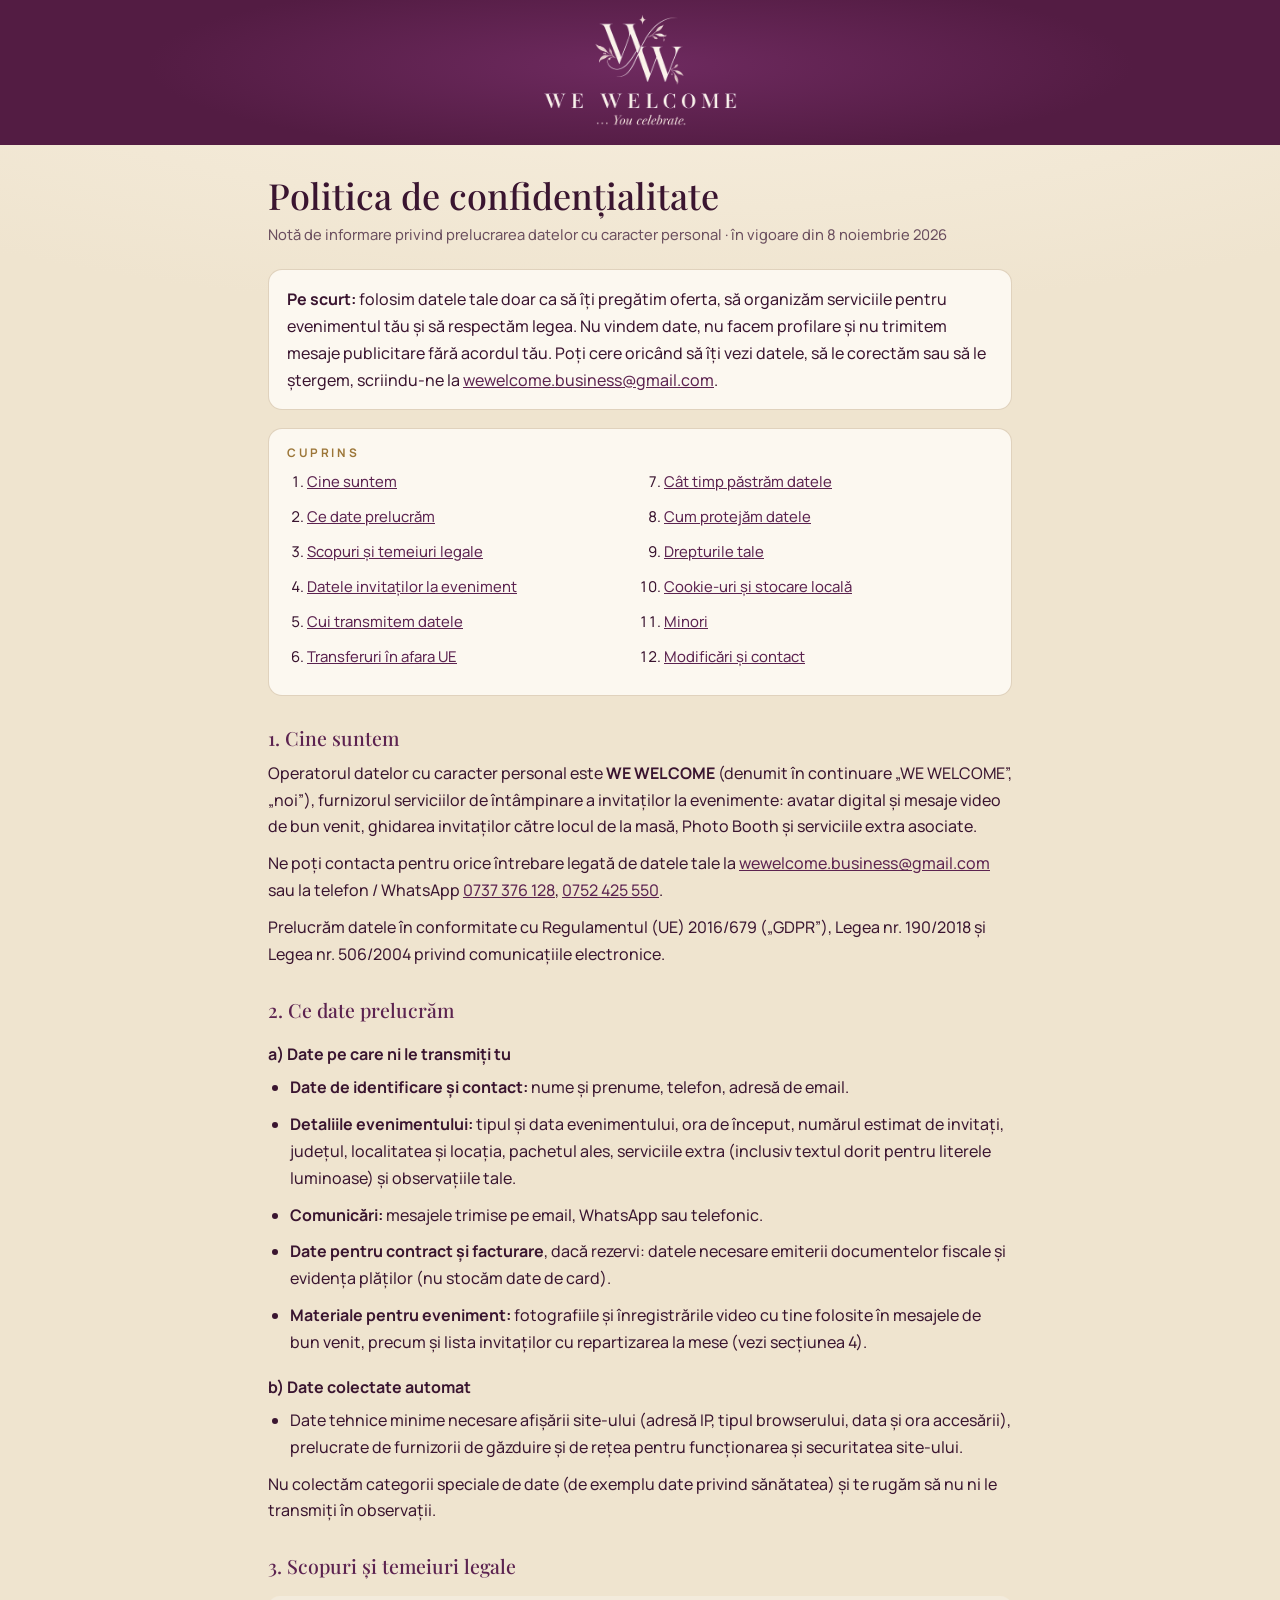
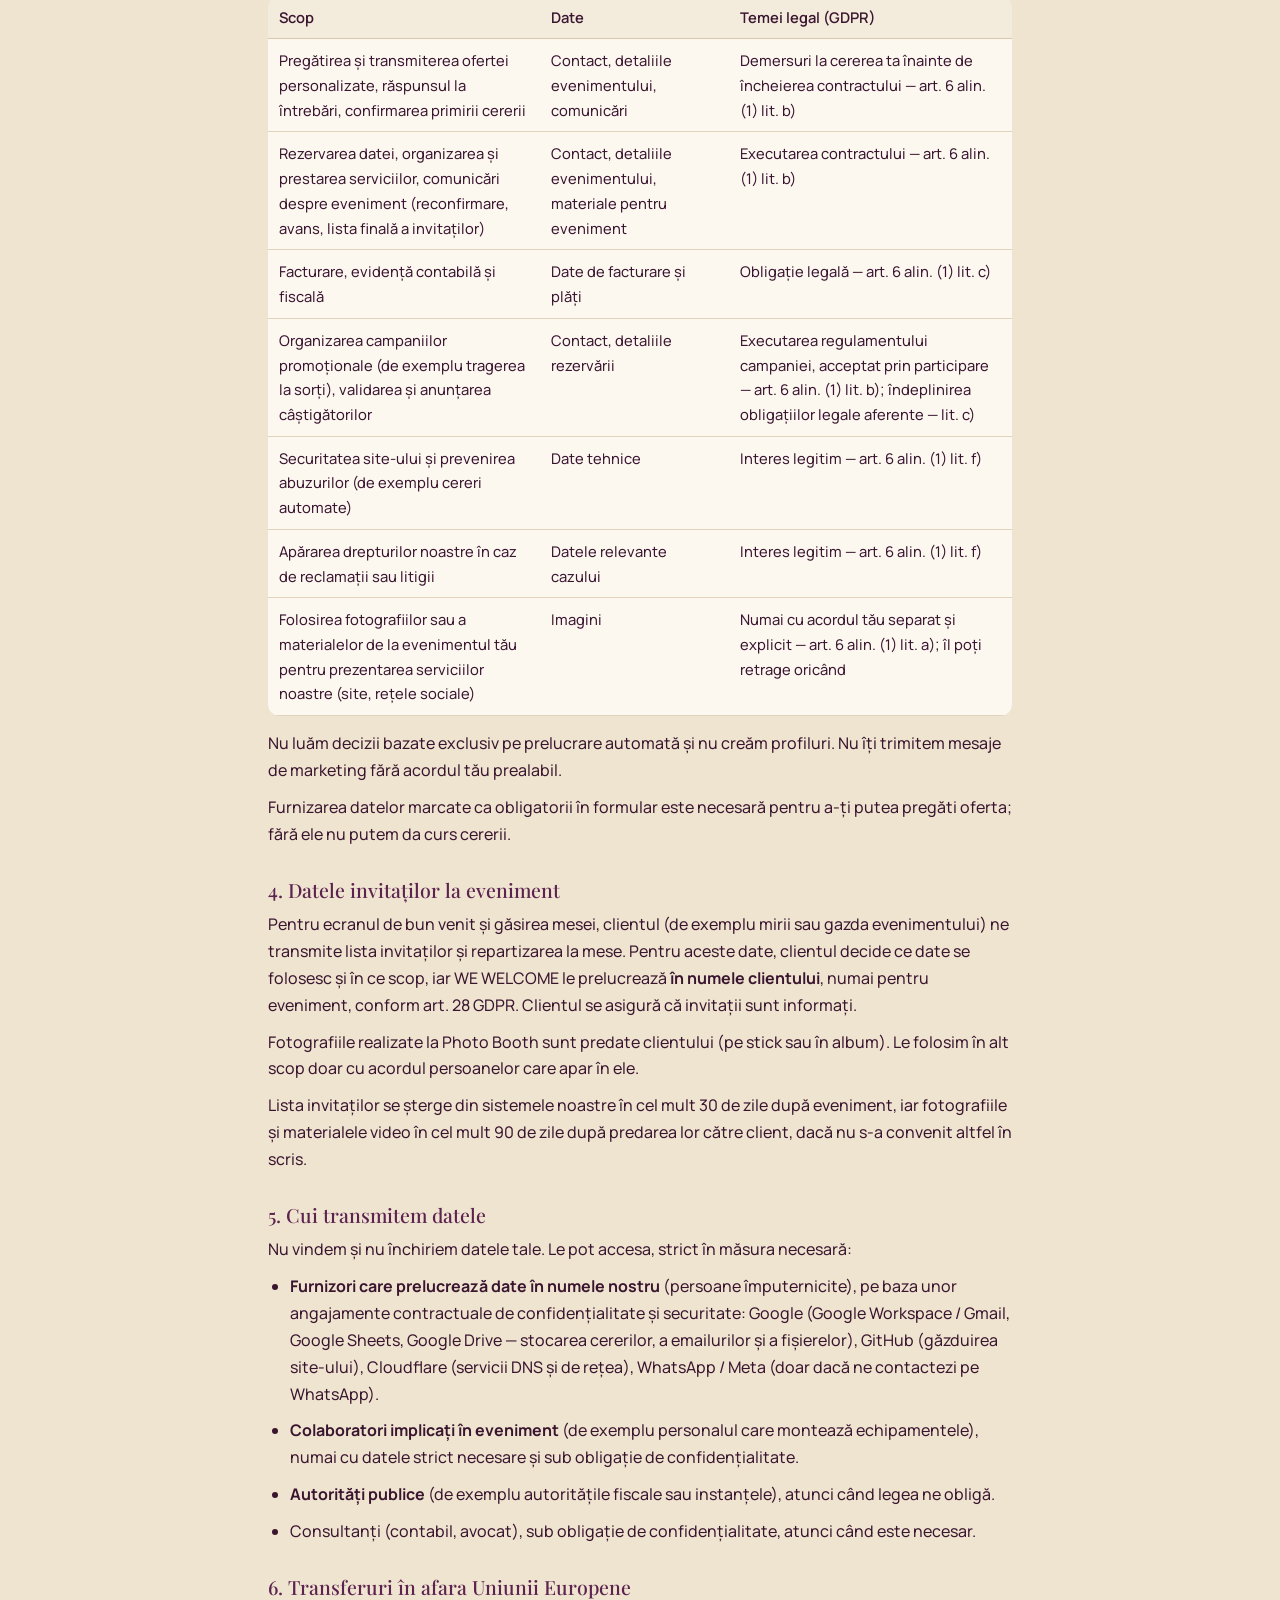
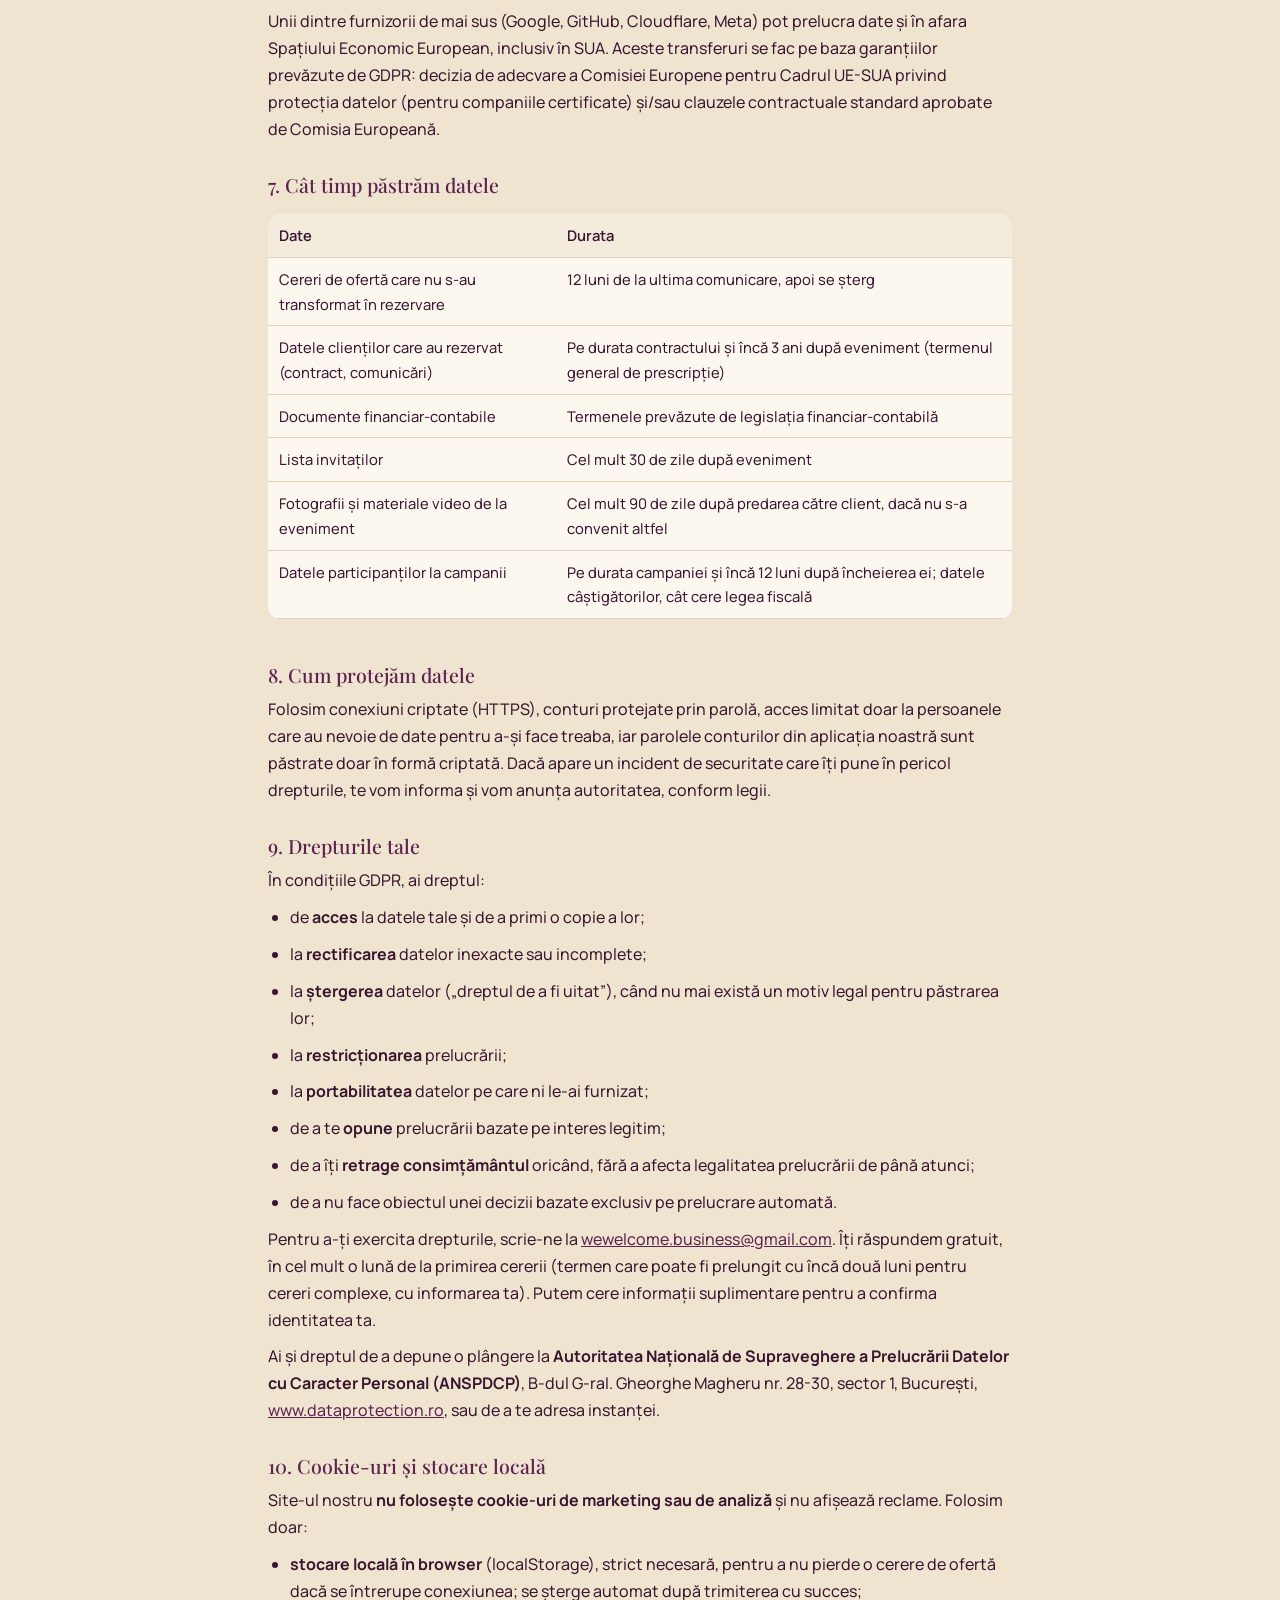
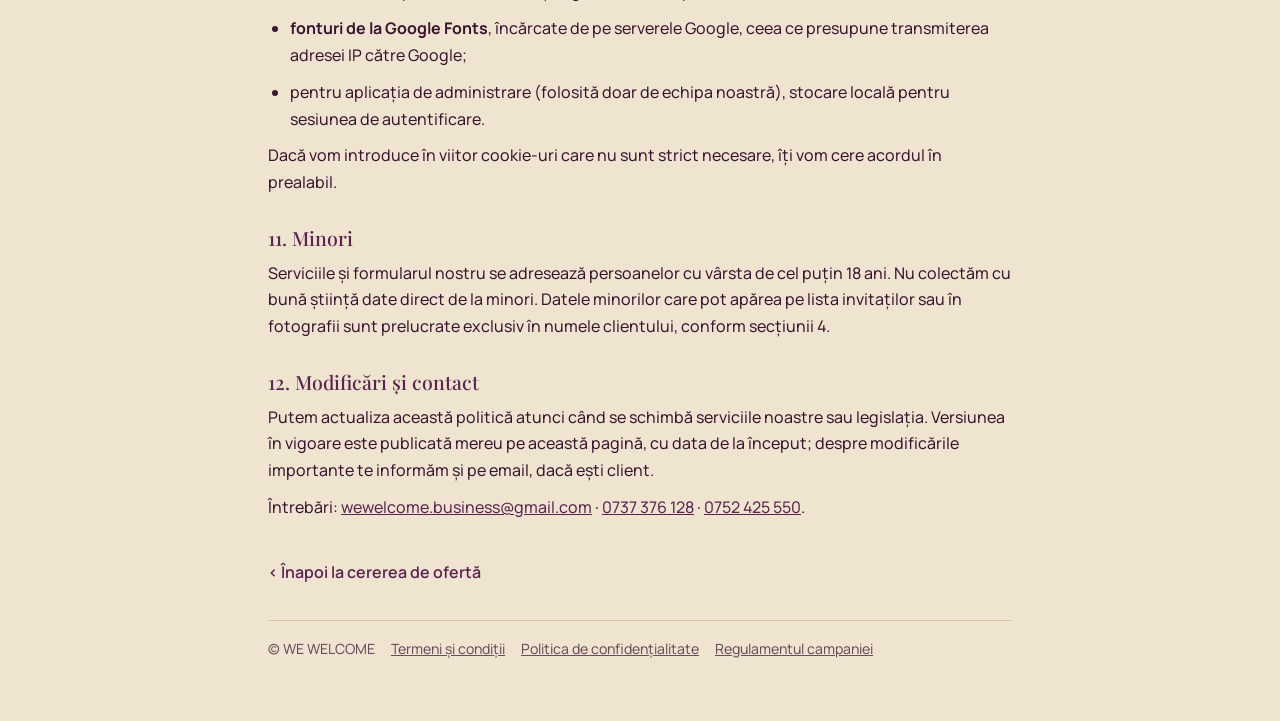
<file: confidentialitate.html>
<!doctype html>
<html lang="ro">
<head>
<meta charset="utf-8">
<meta name="viewport" content="width=device-width,initial-scale=1">
<title>Politica de confidențialitate · WE WELCOME</title>
<meta name="description" content="Cum prelucrează WE WELCOME datele cu caracter personal ale clienților, ale vizitatorilor site-ului și ale invitaților la evenimente.">
<link rel="icon" type="image/png" href="icons/icon-192.png">
<link rel="canonical" href="https://wewelcome.ro/confidentialitate.html">
<link rel="preconnect" href="https://fonts.googleapis.com">
<link rel="preconnect" href="https://fonts.gstatic.com" crossorigin>
<link rel="stylesheet" href="https://fonts.googleapis.com/css2?family=Playfair+Display:wght@400..700&family=Manrope:wght@400..700&display=swap">
<link rel="stylesheet" href="legal.css">
</head>
<body>
<div class="banner"><a href="./"><img src="img/logo-light.png" alt="WE WELCOME … You celebrate." width="900" height="517"></a></div>
<main>
  <h1>Politica de confidențialitate</h1>
  <p class="sub">Notă de informare privind prelucrarea datelor cu caracter personal · în vigoare din 8 noiembrie 2026</p>

  <div class="box"><b>Pe scurt:</b> folosim datele tale doar ca să îți pregătim oferta, să organizăm serviciile pentru evenimentul tău și să respectăm legea. Nu vindem date, nu facem profilare și nu trimitem mesaje publicitare fără acordul tău. Poți cere oricând să îți vezi datele, să le corectăm sau să le ștergem, scriindu-ne la <a href="mailto:wewelcome.business@gmail.com">wewelcome.business@gmail.com</a>.</div>

  <nav class="toc" aria-label="Cuprins"><b>Cuprins</b><ol>
    <li><a href="#operator">Cine suntem</a></li>
    <li><a href="#date">Ce date prelucrăm</a></li>
    <li><a href="#scopuri">Scopuri și temeiuri legale</a></li>
    <li><a href="#invitati">Datele invitaților la eveniment</a></li>
    <li><a href="#destinatari">Cui transmitem datele</a></li>
    <li><a href="#transfer">Transferuri în afara UE</a></li>
    <li><a href="#durata">Cât timp păstrăm datele</a></li>
    <li><a href="#securitate">Cum protejăm datele</a></li>
    <li><a href="#drepturi">Drepturile tale</a></li>
    <li><a href="#cookie">Cookie-uri și stocare locală</a></li>
    <li><a href="#minori">Minori</a></li>
    <li><a href="#modificari">Modificări și contact</a></li>
  </ol></nav>

  <h2 id="operator">1. Cine suntem</h2>
  <p>Operatorul datelor cu caracter personal este <b>WE WELCOME</b> (denumit în continuare „WE WELCOME”, „noi”), furnizorul serviciilor de întâmpinare a invitaților la evenimente: avatar digital și mesaje video de bun venit, ghidarea invitaților către locul de la masă, Photo Booth și serviciile extra asociate.</p>
  <p>Ne poți contacta pentru orice întrebare legată de datele tale la <a href="mailto:wewelcome.business@gmail.com">wewelcome.business@gmail.com</a> sau la telefon / WhatsApp <a href="tel:0737376128">0737 376 128</a>, <a href="tel:0752425550">0752 425 550</a>.</p>
  <p>Prelucrăm datele în conformitate cu Regulamentul (UE) 2016/679 („GDPR”), Legea nr. 190/2018 și Legea nr. 506/2004 privind comunicațiile electronice.</p>

  <h2 id="date">2. Ce date prelucrăm</h2>
  <h3>a) Date pe care ni le transmiți tu</h3>
  <ul>
    <li><b>Date de identificare și contact:</b> nume și prenume, telefon, adresă de email.</li>
    <li><b>Detaliile evenimentului:</b> tipul și data evenimentului, ora de început, numărul estimat de invitați, județul, localitatea și locația, pachetul ales, serviciile extra (inclusiv textul dorit pentru literele luminoase) și observațiile tale.</li>
    <li><b>Comunicări:</b> mesajele trimise pe email, WhatsApp sau telefonic.</li>
    <li><b>Date pentru contract și facturare</b>, dacă rezervi: datele necesare emiterii documentelor fiscale și evidența plăților (nu stocăm date de card).</li>
    <li><b>Materiale pentru eveniment:</b> fotografiile și înregistrările video cu tine folosite în mesajele de bun venit, precum și lista invitaților cu repartizarea la mese (vezi secțiunea 4).</li>
  </ul>
  <h3>b) Date colectate automat</h3>
  <ul>
    <li>Date tehnice minime necesare afișării site-ului (adresă IP, tipul browserului, data și ora accesării), prelucrate de furnizorii de găzduire și de rețea pentru funcționarea și securitatea site-ului.</li>
  </ul>
  <p>Nu colectăm categorii speciale de date (de exemplu date privind sănătatea) și te rugăm să nu ni le transmiți în observații.</p>

  <h2 id="scopuri">3. Scopuri și temeiuri legale</h2>
  <div class="tw"><table>
    <thead><tr><th>Scop</th><th>Date</th><th>Temei legal (GDPR)</th></tr></thead>
    <tbody>
      <tr><td>Pregătirea și transmiterea ofertei personalizate, răspunsul la întrebări, confirmarea primirii cererii</td><td>Contact, detaliile evenimentului, comunicări</td><td>Demersuri la cererea ta înainte de încheierea contractului — art. 6 alin. (1) lit. b)</td></tr>
      <tr><td>Rezervarea datei, organizarea și prestarea serviciilor, comunicări despre eveniment (reconfirmare, avans, lista finală a invitaților)</td><td>Contact, detaliile evenimentului, materiale pentru eveniment</td><td>Executarea contractului — art. 6 alin. (1) lit. b)</td></tr>
      <tr><td>Facturare, evidență contabilă și fiscală</td><td>Date de facturare și plăți</td><td>Obligație legală — art. 6 alin. (1) lit. c)</td></tr>
      <tr><td>Organizarea campaniilor promoționale (de exemplu tragerea la sorți), validarea și anunțarea câștigătorilor</td><td>Contact, detaliile rezervării</td><td>Executarea regulamentului campaniei, acceptat prin participare — art. 6 alin. (1) lit. b); îndeplinirea obligațiilor legale aferente — lit. c)</td></tr>
      <tr><td>Securitatea site-ului și prevenirea abuzurilor (de exemplu cereri automate)</td><td>Date tehnice</td><td>Interes legitim — art. 6 alin. (1) lit. f)</td></tr>
      <tr><td>Apărarea drepturilor noastre în caz de reclamații sau litigii</td><td>Datele relevante cazului</td><td>Interes legitim — art. 6 alin. (1) lit. f)</td></tr>
      <tr><td>Folosirea fotografiilor sau a materialelor de la evenimentul tău pentru prezentarea serviciilor noastre (site, rețele sociale)</td><td>Imagini</td><td>Numai cu acordul tău separat și explicit — art. 6 alin. (1) lit. a); îl poți retrage oricând</td></tr>
    </tbody>
  </table></div>
  <p>Nu luăm decizii bazate exclusiv pe prelucrare automată și nu creăm profiluri. Nu îți trimitem mesaje de marketing fără acordul tău prealabil.</p>
  <p>Furnizarea datelor marcate ca obligatorii în formular este necesară pentru a-ți putea pregăti oferta; fără ele nu putem da curs cererii.</p>

  <h2 id="invitati">4. Datele invitaților la eveniment</h2>
  <p>Pentru ecranul de bun venit și găsirea mesei, clientul (de exemplu mirii sau gazda evenimentului) ne transmite lista invitaților și repartizarea la mese. Pentru aceste date, clientul decide ce date se folosesc și în ce scop, iar WE WELCOME le prelucrează <b>în numele clientului</b>, numai pentru eveniment, conform art. 28 GDPR. Clientul se asigură că invitații sunt informați.</p>
  <p>Fotografiile realizate la Photo Booth sunt predate clientului (pe stick sau în album). Le folosim în alt scop doar cu acordul persoanelor care apar în ele.</p>
  <p>Lista invitaților se șterge din sistemele noastre în cel mult 30 de zile după eveniment, iar fotografiile și materialele video în cel mult 90 de zile după predarea lor către client, dacă nu s-a convenit altfel în scris.</p>

  <h2 id="destinatari">5. Cui transmitem datele</h2>
  <p>Nu vindem și nu închiriem datele tale. Le pot accesa, strict în măsura necesară:</p>
  <ul>
    <li><b>Furnizori care prelucrează date în numele nostru</b> (persoane împuternicite), pe baza unor angajamente contractuale de confidențialitate și securitate: Google (Google Workspace / Gmail, Google Sheets, Google Drive — stocarea cererilor, a emailurilor și a fișierelor), GitHub (găzduirea site-ului), Cloudflare (servicii DNS și de rețea), WhatsApp / Meta (doar dacă ne contactezi pe WhatsApp).</li>
    <li><b>Colaboratori implicați în eveniment</b> (de exemplu personalul care montează echipamentele), numai cu datele strict necesare și sub obligație de confidențialitate.</li>
    <li><b>Autorități publice</b> (de exemplu autoritățile fiscale sau instanțele), atunci când legea ne obligă.</li>
    <li>Consultanți (contabil, avocat), sub obligație de confidențialitate, atunci când este necesar.</li>
  </ul>

  <h2 id="transfer">6. Transferuri în afara Uniunii Europene</h2>
  <p>Unii dintre furnizorii de mai sus (Google, GitHub, Cloudflare, Meta) pot prelucra date și în afara Spațiului Economic European, inclusiv în SUA. Aceste transferuri se fac pe baza garanțiilor prevăzute de GDPR: decizia de adecvare a Comisiei Europene pentru Cadrul UE-SUA privind protecția datelor (pentru companiile certificate) și/sau clauzele contractuale standard aprobate de Comisia Europeană.</p>

  <h2 id="durata">7. Cât timp păstrăm datele</h2>
  <div class="tw"><table>
    <thead><tr><th>Date</th><th>Durata</th></tr></thead>
    <tbody>
      <tr><td>Cereri de ofertă care nu s-au transformat în rezervare</td><td>12 luni de la ultima comunicare, apoi se șterg</td></tr>
      <tr><td>Datele clienților care au rezervat (contract, comunicări)</td><td>Pe durata contractului și încă 3 ani după eveniment (termenul general de prescripție)</td></tr>
      <tr><td>Documente financiar-contabile</td><td>Termenele prevăzute de legislația financiar-contabilă</td></tr>
      <tr><td>Lista invitaților</td><td>Cel mult 30 de zile după eveniment</td></tr>
      <tr><td>Fotografii și materiale video de la eveniment</td><td>Cel mult 90 de zile după predarea către client, dacă nu s-a convenit altfel</td></tr>
      <tr><td>Datele participanților la campanii</td><td>Pe durata campaniei și încă 12 luni după încheierea ei; datele câștigătorilor, cât cere legea fiscală</td></tr>
    </tbody>
  </table></div>

  <h2 id="securitate">8. Cum protejăm datele</h2>
  <p>Folosim conexiuni criptate (HTTPS), conturi protejate prin parolă, acces limitat doar la persoanele care au nevoie de date pentru a-și face treaba, iar parolele conturilor din aplicația noastră sunt păstrate doar în formă criptată. Dacă apare un incident de securitate care îți pune în pericol drepturile, te vom informa și vom anunța autoritatea, conform legii.</p>

  <h2 id="drepturi">9. Drepturile tale</h2>
  <p>În condițiile GDPR, ai dreptul:</p>
  <ul>
    <li>de <b>acces</b> la datele tale și de a primi o copie a lor;</li>
    <li>la <b>rectificarea</b> datelor inexacte sau incomplete;</li>
    <li>la <b>ștergerea</b> datelor („dreptul de a fi uitat”), când nu mai există un motiv legal pentru păstrarea lor;</li>
    <li>la <b>restricționarea</b> prelucrării;</li>
    <li>la <b>portabilitatea</b> datelor pe care ni le-ai furnizat;</li>
    <li>de a te <b>opune</b> prelucrării bazate pe interes legitim;</li>
    <li>de a îți <b>retrage consimțământul</b> oricând, fără a afecta legalitatea prelucrării de până atunci;</li>
    <li>de a nu face obiectul unei decizii bazate exclusiv pe prelucrare automată.</li>
  </ul>
  <p>Pentru a-ți exercita drepturile, scrie-ne la <a href="mailto:wewelcome.business@gmail.com">wewelcome.business@gmail.com</a>. Îți răspundem gratuit, în cel mult o lună de la primirea cererii (termen care poate fi prelungit cu încă două luni pentru cereri complexe, cu informarea ta). Putem cere informații suplimentare pentru a confirma identitatea ta.</p>
  <p>Ai și dreptul de a depune o plângere la <b>Autoritatea Națională de Supraveghere a Prelucrării Datelor cu Caracter Personal (ANSPDCP)</b>, B-dul G-ral. Gheorghe Magheru nr. 28-30, sector 1, București, <a href="https://www.dataprotection.ro" target="_blank" rel="noopener">www.dataprotection.ro</a>, sau de a te adresa instanței.</p>

  <h2 id="cookie">10. Cookie-uri și stocare locală</h2>
  <p>Site-ul nostru <b>nu folosește cookie-uri de marketing sau de analiză</b> și nu afișează reclame. Folosim doar:</p>
  <ul>
    <li><b>stocare locală în browser</b> (localStorage), strict necesară, pentru a nu pierde o cerere de ofertă dacă se întrerupe conexiunea; se șterge automat după trimiterea cu succes;</li>
    <li><b>fonturi de la Google Fonts</b>, încărcate de pe serverele Google, ceea ce presupune transmiterea adresei IP către Google;</li>
    <li>pentru aplicația de administrare (folosită doar de echipa noastră), stocare locală pentru sesiunea de autentificare.</li>
  </ul>
  <p>Dacă vom introduce în viitor cookie-uri care nu sunt strict necesare, îți vom cere acordul în prealabil.</p>

  <h2 id="minori">11. Minori</h2>
  <p>Serviciile și formularul nostru se adresează persoanelor cu vârsta de cel puțin 18 ani. Nu colectăm cu bună știință date direct de la minori. Datele minorilor care pot apărea pe lista invitaților sau în fotografii sunt prelucrate exclusiv în numele clientului, conform secțiunii 4.</p>

  <h2 id="modificari">12. Modificări și contact</h2>
  <p>Putem actualiza această politică atunci când se schimbă serviciile noastre sau legislația. Versiunea în vigoare este publicată mereu pe această pagină, cu data de la început; despre modificările importante te informăm și pe email, dacă ești client.</p>
  <p>Întrebări: <a href="mailto:wewelcome.business@gmail.com">wewelcome.business@gmail.com</a> · <a href="tel:0737376128">0737 376 128</a> · <a href="tel:0752425550">0752 425 550</a>.</p>

  <a class="back" href="./">‹ Înapoi la cererea de ofertă</a>
  <footer><span>© WE WELCOME</span><a href="termeni.html">Termeni și condiții</a><a href="confidentialitate.html">Politica de confidențialitate</a><a href="regulament.html">Regulamentul campaniei</a></footer>
</main>
</body>
</html>
</file>
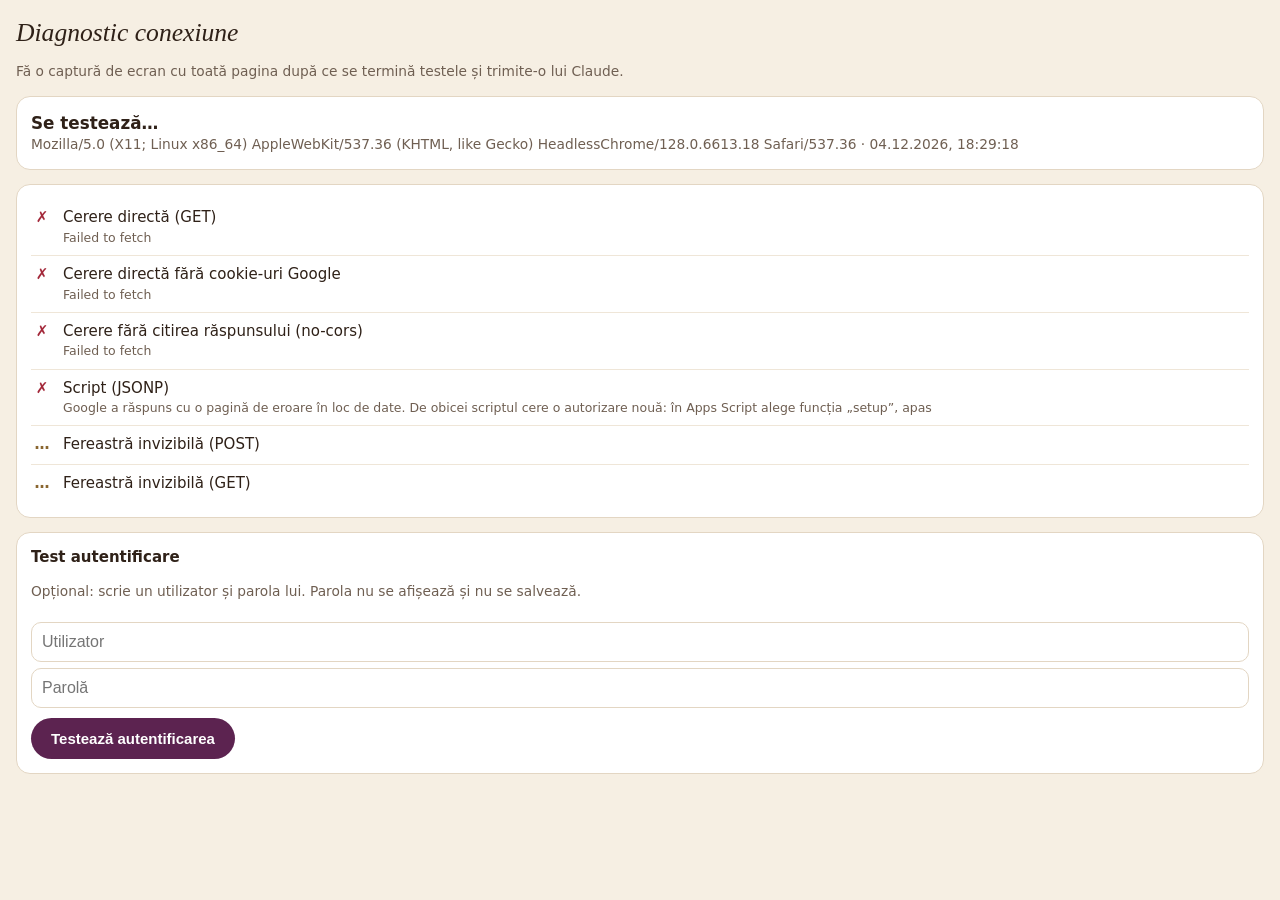
<file: diag.html>
<!doctype html>
<html lang="ro">
<head>
<meta charset="utf-8">
<meta name="viewport" content="width=device-width,initial-scale=1">
<title>Diagnostic · Wedding Welcome</title>
<style>
:root{color-scheme:light}
body{margin:0;background:#f6efe3;color:#2f2118;font:15px/1.45 -apple-system,system-ui,sans-serif;padding:18px 16px 60px}
h1{font:italic 500 1.6rem Georgia,serif;margin:0 0 4px}
.hint{color:#6f5f52;font-size:.86rem}
.card{background:#fff;border:1px solid #e3d6c3;border-radius:14px;padding:14px;margin-top:14px}
.row{display:flex;gap:10px;align-items:flex-start;padding:8px 0;border-top:1px solid #efe6d8}
.row:first-child{border-top:0}
.ic{width:22px;flex:0 0 auto;text-align:center;font-weight:700}
.ok{color:#2f7a4f}.no{color:#a3283a}.wait{color:#8a6630}
.row small{display:block;color:#6f5f52;font-size:.78rem;overflow-wrap:anywhere}
input{width:100%;box-sizing:border-box;border:1px solid #e3d6c3;border-radius:10px;padding:10px;font-size:16px;margin-top:6px}
button{margin-top:10px;border:0;background:#5c2350;color:#fff;border-radius:99px;padding:12px 20px;font-weight:600;font-size:15px}
.verdict{font-weight:600;font-size:1.05rem}
</style>
</head>
<body>
<h1>Diagnostic conexiune</h1>
<p class="hint">Fă o captură de ecran cu toată pagina după ce se termină testele și trimite-o lui Claude.</p>

<div class="card"><div class="verdict" id="verdict">Se testează…</div><div class="hint" id="meta"></div></div>
<div class="card" id="tests"></div>

<div class="card">
  <b>Test autentificare</b>
  <p class="hint">Opțional: scrie un utilizator și parola lui. Parola nu se afișează și nu se salvează.</p>
  <input id="u" placeholder="Utilizator" autocapitalize="none" autocomplete="off">
  <input id="p" placeholder="Parolă" type="password" autocomplete="off">
  <button id="go">Testează autentificarea</button>
  <div id="login"></div>
</div>

<script src="config.js"></script>
<script src="pricing.js"></script>
<script>
const URL_ = (window.WW_CONFIG || {}).scriptUrl;
const $ = s => document.querySelector(s);
const esc = s => String(s ?? '').replace(/[&<>"']/g, c => ({'&':'&amp;','<':'&lt;','>':'&gt;','"':'&quot;',"'":'&#39;'}[c]));
$('#meta').textContent = navigator.userAgent + ' · ' + new Date().toLocaleString('ro-RO');
const results = {};
function row(id, label) { $('#tests').insertAdjacentHTML('beforeend', `<div class="row" id="r-${id}"><span class="ic wait">…</span><div>${esc(label)}<small></small></div></div>`); }
function set(id, ok, detail) {
  results[id] = ok; const r = $('#r-' + id);
  r.querySelector('.ic').className = 'ic ' + (ok ? 'ok' : 'no'); r.querySelector('.ic').textContent = ok ? '✓' : '✗';
  r.querySelector('small').textContent = detail;
}
const withTimeout = (p, ms) => Promise.race([p, new Promise((_, rej) => setTimeout(() => rej(new Error('fără răspuns în ' + ms / 1000 + 's')), ms))]);
const q = obj => URL_ + '?payload=' + encodeURIComponent(JSON.stringify(obj));

/* fereastră invizibilă prin GET (iframe cu adresa directă) */
function frameGet(payload) {
  return new Promise((resolve, reject) => {
    const nonce = 'g' + Date.now().toString(36);
    const ifr = document.createElement('iframe'); ifr.style.cssText = 'position:absolute;left:-9999px;width:1px;height:1px;border:0';
    const onMsg = ev => { const m = ev.data; if (m && m.__ww === nonce) { window.removeEventListener('message', onMsg); ifr.remove(); resolve(m.data); } };
    window.addEventListener('message', onMsg);
    ifr.src = q(payload) + '&via=frame&nonce=' + nonce; document.body.appendChild(ifr);
    setTimeout(() => { window.removeEventListener('message', onMsg); ifr.remove(); reject(new Error('fără răspuns')); }, 15000);
  });
}

const TESTS = [
  ['a', 'Cerere directă (GET)', async () => { const r = await fetch(q({ action: 'config' })); const t = await r.text(); return [/"ok":true/.test(t), 'HTTP ' + r.status + ' · ' + t.slice(0, 90)]; }],
  ['b', 'Cerere directă fără cookie-uri Google', async () => { const r = await fetch(q({ action: 'config' }), { credentials: 'omit' }); const t = await r.text(); return [/"ok":true/.test(t), 'HTTP ' + r.status + ' · ' + t.slice(0, 90)]; }],
  ['c', 'Cerere fără citirea răspunsului (no-cors)', async () => { const r = await fetch(q({ action: 'config' }), { mode: 'no-cors' }); return [true, 'tip răspuns: ' + r.type + ' (ajunge la Google, dar răspunsul nu poate fi citit)']; }],
  ['d', 'Script (JSONP)', async () => { const d = await window.WWJsonp(URL_, { action: 'config' }); return [!!(d && d.ok), JSON.stringify(d).slice(0, 90)]; }],
  ['e', 'Fereastră invizibilă (POST)', async () => { const d = await window.WWFrame(URL_, { action: 'config' }, 15000); return [!!(d && d.ok), JSON.stringify(d).slice(0, 90)]; }],
  ['f', 'Fereastră invizibilă (GET)', async () => { const d = await frameGet({ action: 'config' }); return [!!(d && d.ok), JSON.stringify(d).slice(0, 90)]; }],
];
(async () => {
  if (!URL_) { $('#verdict').textContent = 'Lipsește adresa scriptului din config.js'; return; }
  TESTS.forEach(([id, l]) => row(id, l));
  await Promise.all(TESTS.map(async ([id, , fn]) => {
    try { const [ok, d] = await withTimeout(fn(), 20000); set(id, ok, d); }
    catch (e) { set(id, false, String(e && e.message || e).slice(0, 140)); }
  }));
  const works = ['a', 'd', 'e', 'f'].filter(k => results[k]);
  $('#verdict').innerHTML = works.length
    ? `<span class="ok">Merge pe acest telefon</span> prin: ${works.map(k => TESTS.find(t => t[0] === k)[1]).join(', ')}`
    : `<span class="no">Nicio cale nu merge pe acest telefon.</span> ${results.c ? 'Telefonul ajunge la Google, dar Google nu trimite date înapoi (de obicei: scriptul cere autentificare Google).' : ''}`;
})();

async function pbkdf2(pass, salt) {
  const key = await crypto.subtle.importKey('raw', new TextEncoder().encode(pass), 'PBKDF2', false, ['deriveBits']);
  const bits = await crypto.subtle.deriveBits({ name: 'PBKDF2', hash: 'SHA-256', salt: Uint8Array.from(atob(salt), c => c.charCodeAt(0)), iterations: 150000 }, key, 256);
  return btoa(String.fromCharCode(...new Uint8Array(bits)));
}
$('#go').onclick = async () => {
  const u = $('#u').value.trim(), p = $('#p').value, box = $('#login');
  box.innerHTML = '<p class="hint">Se testează…</p>';
  try {
    const s = await window.WWNet.call(URL_, { action: 'authSalt', username: u }, false);
    const r = await window.WWNet.call(URL_, { action: 'login', username: u, hash: await pbkdf2(p, s.salt) }, false);
    box.innerHTML = r.ok
      ? `<p class="ok"><b>✓ Autentificarea merge</b> (rol: ${esc(r.role)}) · cale: ${esc(window.WWNet.mode)}</p>`
      : `<p class="no"><b>✗ ${esc(r.error)}</b> · cale: ${esc(window.WWNet.mode)}</p><p class="hint">Dacă scrie „greșite”, legătura merge, dar utilizatorul nu e în foaia „Conturi” sau parola diferă.</p>`;
  } catch (e) { box.innerHTML = `<p class="no"><b>✗ ${esc(String(e && e.message || e))}</b></p>`; }
};
</script>
</body>
</html>
</file>
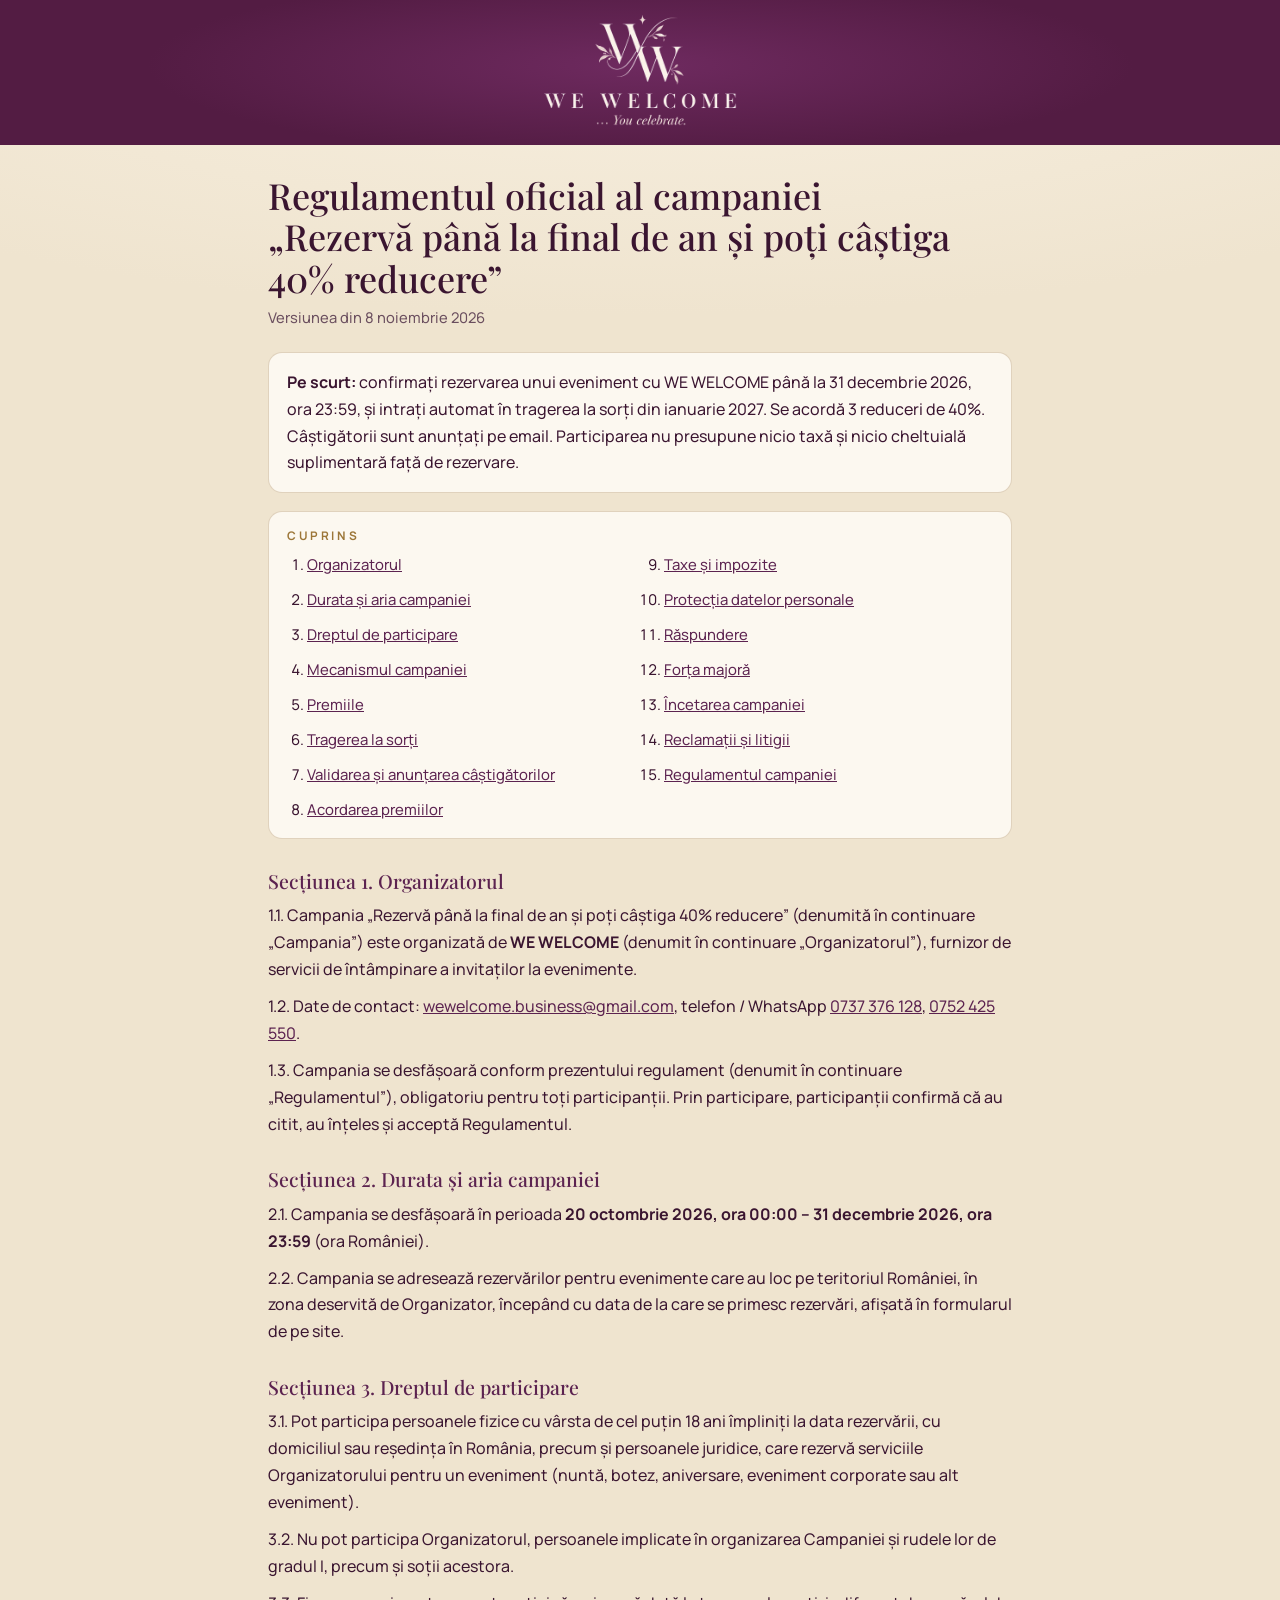
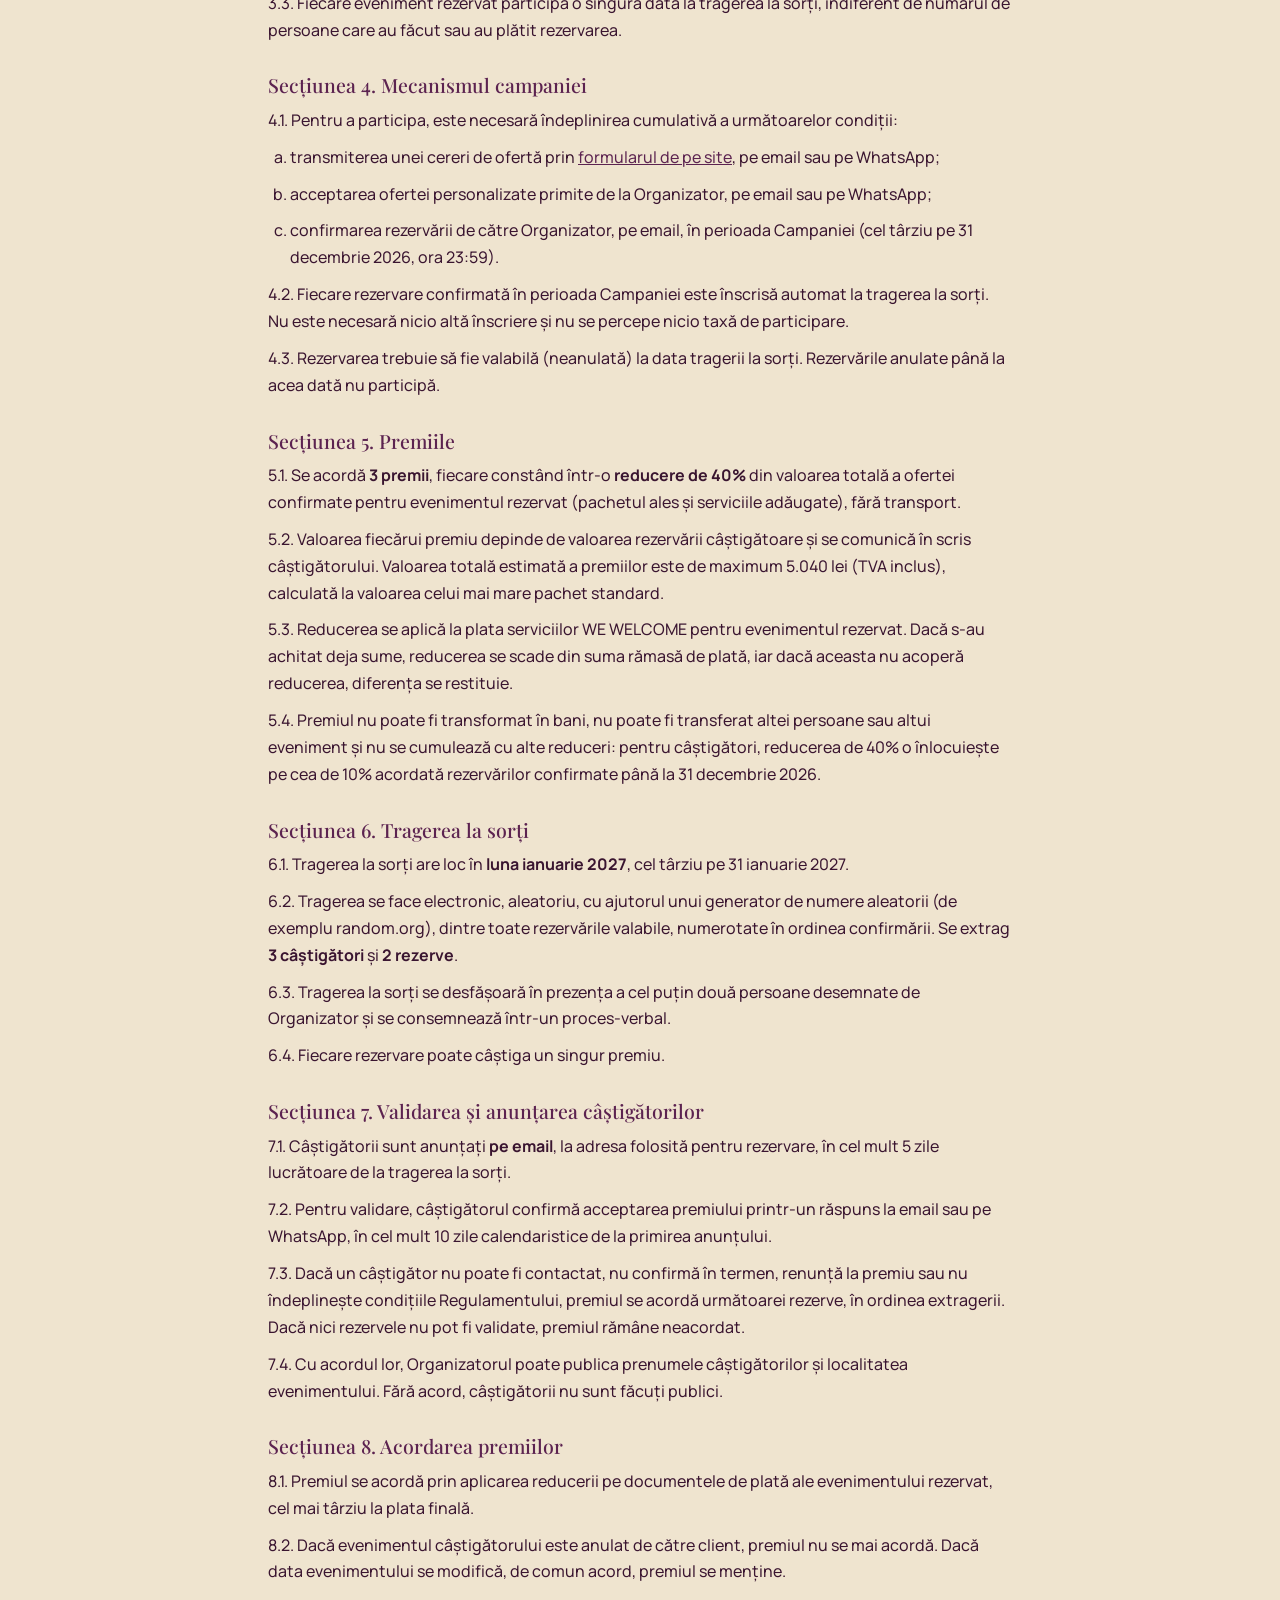
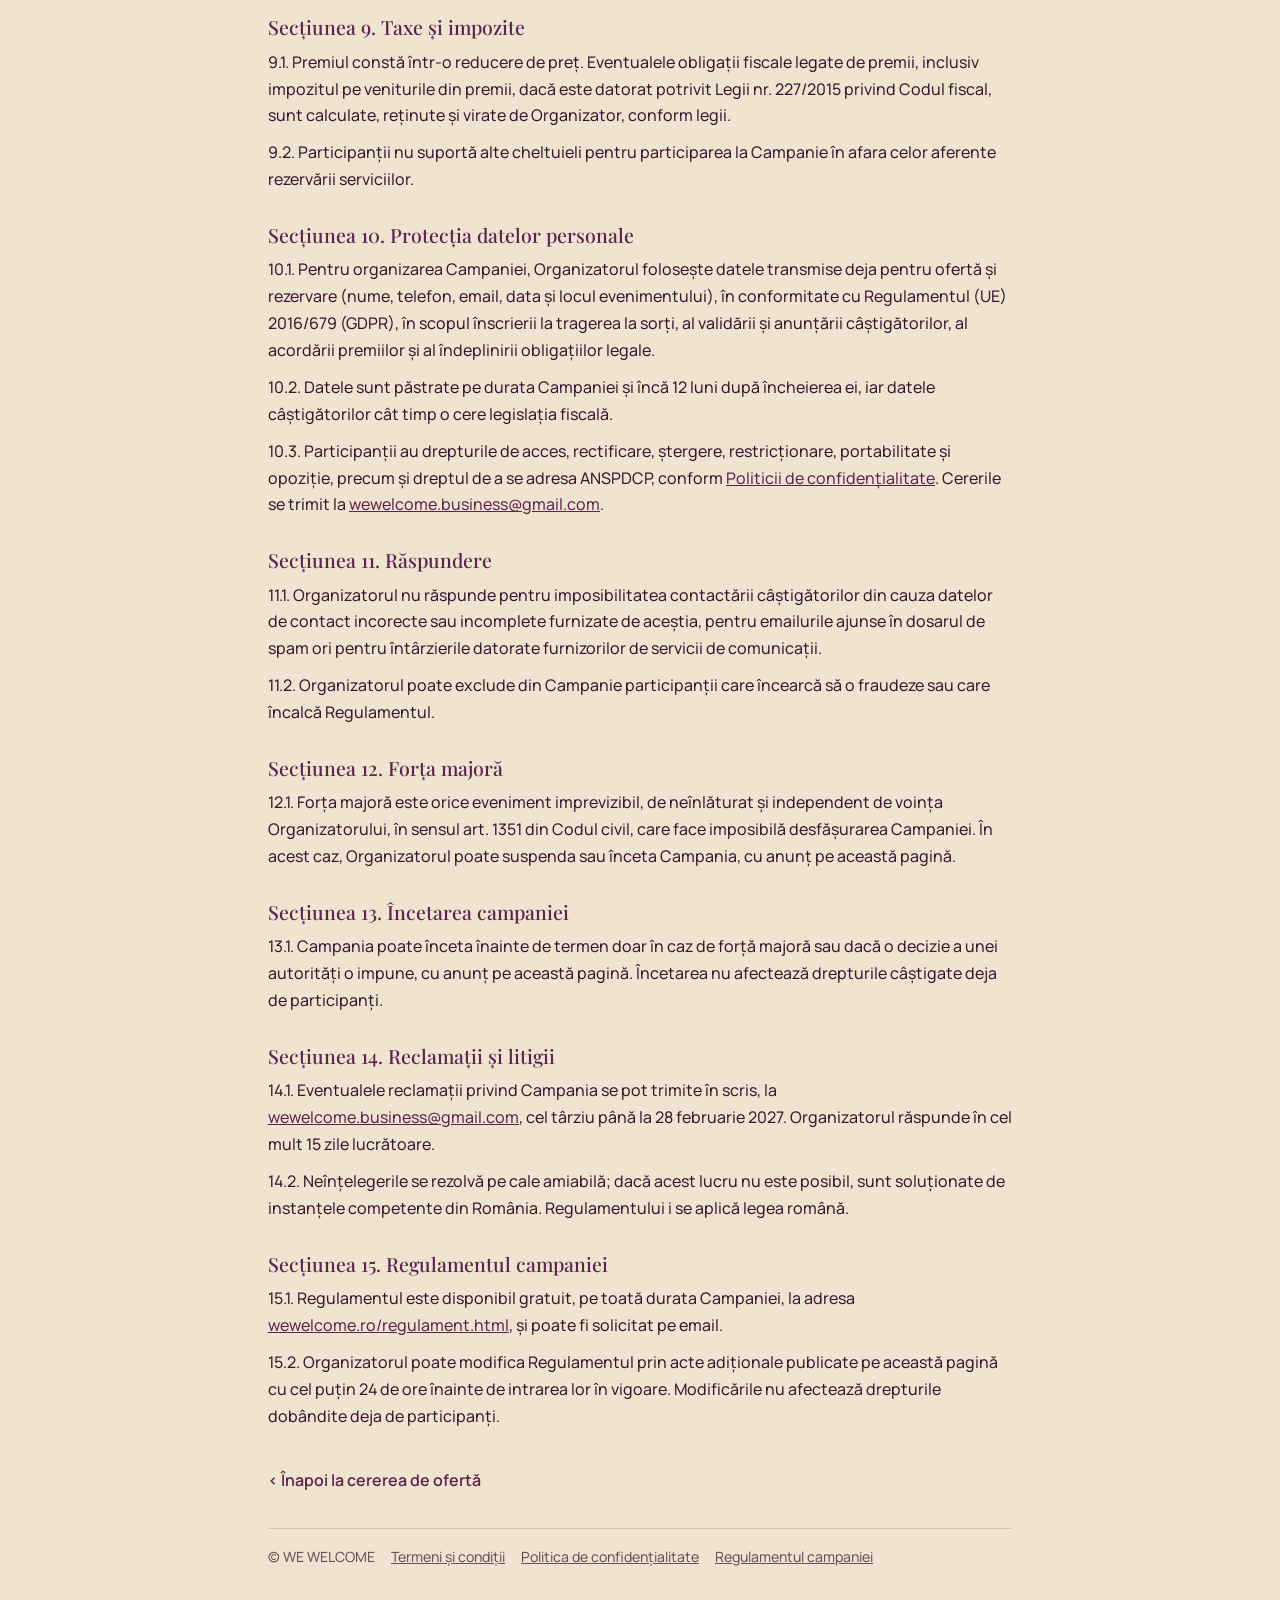
<file: regulament.html>
<!doctype html>
<html lang="ro">
<head>
<meta charset="utf-8">
<meta name="viewport" content="width=device-width,initial-scale=1">
<title>Regulamentul campaniei · WE WELCOME</title>
<meta name="description" content="Regulamentul oficial al campaniei WE WELCOME „Rezervă până la final de an și poți câștiga 40% reducere”.">
<link rel="icon" type="image/png" href="icons/icon-192.png">
<link rel="canonical" href="https://wewelcome.ro/regulament.html">
<link rel="preconnect" href="https://fonts.googleapis.com">
<link rel="preconnect" href="https://fonts.gstatic.com" crossorigin>
<link rel="stylesheet" href="https://fonts.googleapis.com/css2?family=Playfair+Display:wght@400..700&family=Manrope:wght@400..700&display=swap">
<link rel="stylesheet" href="legal.css">
</head>
<body>
<div class="banner"><a href="./"><img src="img/logo-light.png" alt="WE WELCOME … You celebrate." width="900" height="517"></a></div>
<main>
  <h1>Regulamentul oficial al campaniei<br>„Rezervă până la final de an și poți câștiga 40% reducere”</h1>
  <p class="sub">Versiunea din 8 noiembrie 2026</p>

  <div class="box"><b>Pe scurt:</b> confirmați rezervarea unui eveniment cu WE WELCOME până la 31 decembrie 2026, ora 23:59, și intrați automat în tragerea la sorți din ianuarie 2027. Se acordă 3 reduceri de 40%. Câștigătorii sunt anunțați pe email. Participarea nu presupune nicio taxă și nicio cheltuială suplimentară față de rezervare.</div>

  <nav class="toc" aria-label="Cuprins"><b>Cuprins</b><ol>
    <li><a href="#s1">Organizatorul</a></li>
    <li><a href="#s2">Durata și aria campaniei</a></li>
    <li><a href="#s3">Dreptul de participare</a></li>
    <li><a href="#s4">Mecanismul campaniei</a></li>
    <li><a href="#s5">Premiile</a></li>
    <li><a href="#s6">Tragerea la sorți</a></li>
    <li><a href="#s7">Validarea și anunțarea câștigătorilor</a></li>
    <li><a href="#s8">Acordarea premiilor</a></li>
    <li><a href="#s9">Taxe și impozite</a></li>
    <li><a href="#s10">Protecția datelor personale</a></li>
    <li><a href="#s11">Răspundere</a></li>
    <li><a href="#s12">Forța majoră</a></li>
    <li><a href="#s13">Încetarea campaniei</a></li>
    <li><a href="#s14">Reclamații și litigii</a></li>
    <li><a href="#s15">Regulamentul campaniei</a></li>
  </ol></nav>

  <h2 id="s1">Secțiunea 1. Organizatorul</h2>
  <p>1.1. Campania „Rezervă până la final de an și poți câștiga 40% reducere” (denumită în continuare „Campania”) este organizată de <b>WE WELCOME</b> (denumit în continuare „Organizatorul”), furnizor de servicii de întâmpinare a invitaților la evenimente.</p>
  <p>1.2. Date de contact: <a href="mailto:wewelcome.business@gmail.com">wewelcome.business@gmail.com</a>, telefon / WhatsApp <a href="tel:0737376128">0737 376 128</a>, <a href="tel:0752425550">0752 425 550</a>.</p>
  <p>1.3. Campania se desfășoară conform prezentului regulament (denumit în continuare „Regulamentul”), obligatoriu pentru toți participanții. Prin participare, participanții confirmă că au citit, au înțeles și acceptă Regulamentul.</p>

  <h2 id="s2">Secțiunea 2. Durata și aria campaniei</h2>
  <p>2.1. Campania se desfășoară în perioada <b>20 octombrie 2026, ora 00:00 – 31 decembrie 2026, ora 23:59</b> (ora României).</p>
  <p>2.2. Campania se adresează rezervărilor pentru evenimente care au loc pe teritoriul României, în zona deservită de Organizator, începând cu data de la care se primesc rezervări, afișată în formularul de pe site.</p>

  <h2 id="s3">Secțiunea 3. Dreptul de participare</h2>
  <p>3.1. Pot participa persoanele fizice cu vârsta de cel puțin 18 ani împliniți la data rezervării, cu domiciliul sau reședința în România, precum și persoanele juridice, care rezervă serviciile Organizatorului pentru un eveniment (nuntă, botez, aniversare, eveniment corporate sau alt eveniment).</p>
  <p>3.2. Nu pot participa Organizatorul, persoanele implicate în organizarea Campaniei și rudele lor de gradul I, precum și soții acestora.</p>
  <p>3.3. Fiecare eveniment rezervat participă o singură dată la tragerea la sorți, indiferent de numărul de persoane care au făcut sau au plătit rezervarea.</p>

  <h2 id="s4">Secțiunea 4. Mecanismul campaniei</h2>
  <p>4.1. Pentru a participa, este necesară îndeplinirea cumulativă a următoarelor condiții:</p>
  <ol type="a">
    <li>transmiterea unei cereri de ofertă prin <a href="./">formularul de pe site</a>, pe email sau pe WhatsApp;</li>
    <li>acceptarea ofertei personalizate primite de la Organizator, pe email sau pe WhatsApp;</li>
    <li>confirmarea rezervării de către Organizator, pe email, în perioada Campaniei (cel târziu pe 31 decembrie 2026, ora 23:59).</li>
  </ol>
  <p>4.2. Fiecare rezervare confirmată în perioada Campaniei este înscrisă automat la tragerea la sorți. Nu este necesară nicio altă înscriere și nu se percepe nicio taxă de participare.</p>
  <p>4.3. Rezervarea trebuie să fie valabilă (neanulată) la data tragerii la sorți. Rezervările anulate până la acea dată nu participă.</p>

  <h2 id="s5">Secțiunea 5. Premiile</h2>
  <p>5.1. Se acordă <b>3 premii</b>, fiecare constând într-o <b>reducere de 40%</b> din valoarea totală a ofertei confirmate pentru evenimentul rezervat (pachetul ales și serviciile adăugate), fără transport.</p>
  <p>5.2. Valoarea fiecărui premiu depinde de valoarea rezervării câștigătoare și se comunică în scris câștigătorului. Valoarea totală estimată a premiilor este de maximum 5.040 lei (TVA inclus), calculată la valoarea celui mai mare pachet standard.</p>
  <p>5.3. Reducerea se aplică la plata serviciilor WE WELCOME pentru evenimentul rezervat. Dacă s-au achitat deja sume, reducerea se scade din suma rămasă de plată, iar dacă aceasta nu acoperă reducerea, diferența se restituie.</p>
  <p>5.4. Premiul nu poate fi transformat în bani, nu poate fi transferat altei persoane sau altui eveniment și nu se cumulează cu alte reduceri: pentru câștigători, reducerea de 40% o înlocuiește pe cea de 10% acordată rezervărilor confirmate până la 31 decembrie 2026.</p>

  <h2 id="s6">Secțiunea 6. Tragerea la sorți</h2>
  <p>6.1. Tragerea la sorți are loc în <b>luna ianuarie 2027</b>, cel târziu pe 31 ianuarie 2027.</p>
  <p>6.2. Tragerea se face electronic, aleatoriu, cu ajutorul unui generator de numere aleatorii (de exemplu random.org), dintre toate rezervările valabile, numerotate în ordinea confirmării. Se extrag <b>3 câștigători</b> și <b>2 rezerve</b>.</p>
  <p>6.3. Tragerea la sorți se desfășoară în prezența a cel puțin două persoane desemnate de Organizator și se consemnează într-un proces-verbal.</p>
  <p>6.4. Fiecare rezervare poate câștiga un singur premiu.</p>

  <h2 id="s7">Secțiunea 7. Validarea și anunțarea câștigătorilor</h2>
  <p>7.1. Câștigătorii sunt anunțați <b>pe email</b>, la adresa folosită pentru rezervare, în cel mult 5 zile lucrătoare de la tragerea la sorți.</p>
  <p>7.2. Pentru validare, câștigătorul confirmă acceptarea premiului printr-un răspuns la email sau pe WhatsApp, în cel mult 10 zile calendaristice de la primirea anunțului.</p>
  <p>7.3. Dacă un câștigător nu poate fi contactat, nu confirmă în termen, renunță la premiu sau nu îndeplinește condițiile Regulamentului, premiul se acordă următoarei rezerve, în ordinea extragerii. Dacă nici rezervele nu pot fi validate, premiul rămâne neacordat.</p>
  <p>7.4. Cu acordul lor, Organizatorul poate publica prenumele câștigătorilor și localitatea evenimentului. Fără acord, câștigătorii nu sunt făcuți publici.</p>

  <h2 id="s8">Secțiunea 8. Acordarea premiilor</h2>
  <p>8.1. Premiul se acordă prin aplicarea reducerii pe documentele de plată ale evenimentului rezervat, cel mai târziu la plata finală.</p>
  <p>8.2. Dacă evenimentul câștigătorului este anulat de către client, premiul nu se mai acordă. Dacă data evenimentului se modifică, de comun acord, premiul se menține.</p>

  <h2 id="s9">Secțiunea 9. Taxe și impozite</h2>
  <p>9.1. Premiul constă într-o reducere de preț. Eventualele obligații fiscale legate de premii, inclusiv impozitul pe veniturile din premii, dacă este datorat potrivit Legii nr. 227/2015 privind Codul fiscal, sunt calculate, reținute și virate de Organizator, conform legii.</p>
  <p>9.2. Participanții nu suportă alte cheltuieli pentru participarea la Campanie în afara celor aferente rezervării serviciilor.</p>

  <h2 id="s10">Secțiunea 10. Protecția datelor personale</h2>
  <p>10.1. Pentru organizarea Campaniei, Organizatorul folosește datele transmise deja pentru ofertă și rezervare (nume, telefon, email, data și locul evenimentului), în conformitate cu Regulamentul (UE) 2016/679 (GDPR), în scopul înscrierii la tragerea la sorți, al validării și anunțării câștigătorilor, al acordării premiilor și al îndeplinirii obligațiilor legale.</p>
  <p>10.2. Datele sunt păstrate pe durata Campaniei și încă 12 luni după încheierea ei, iar datele câștigătorilor cât timp o cere legislația fiscală.</p>
  <p>10.3. Participanții au drepturile de acces, rectificare, ștergere, restricționare, portabilitate și opoziție, precum și dreptul de a se adresa ANSPDCP, conform <a href="confidentialitate.html">Politicii de confidențialitate</a>. Cererile se trimit la <a href="mailto:wewelcome.business@gmail.com">wewelcome.business@gmail.com</a>.</p>

  <h2 id="s11">Secțiunea 11. Răspundere</h2>
  <p>11.1. Organizatorul nu răspunde pentru imposibilitatea contactării câștigătorilor din cauza datelor de contact incorecte sau incomplete furnizate de aceștia, pentru emailurile ajunse în dosarul de spam ori pentru întârzierile datorate furnizorilor de servicii de comunicații.</p>
  <p>11.2. Organizatorul poate exclude din Campanie participanții care încearcă să o fraudeze sau care încalcă Regulamentul.</p>

  <h2 id="s12">Secțiunea 12. Forța majoră</h2>
  <p>12.1. Forța majoră este orice eveniment imprevizibil, de neînlăturat și independent de voința Organizatorului, în sensul art. 1351 din Codul civil, care face imposibilă desfășurarea Campaniei. În acest caz, Organizatorul poate suspenda sau înceta Campania, cu anunț pe această pagină.</p>

  <h2 id="s13">Secțiunea 13. Încetarea campaniei</h2>
  <p>13.1. Campania poate înceta înainte de termen doar în caz de forță majoră sau dacă o decizie a unei autorități o impune, cu anunț pe această pagină. Încetarea nu afectează drepturile câștigate deja de participanți.</p>

  <h2 id="s14">Secțiunea 14. Reclamații și litigii</h2>
  <p>14.1. Eventualele reclamații privind Campania se pot trimite în scris, la <a href="mailto:wewelcome.business@gmail.com">wewelcome.business@gmail.com</a>, cel târziu până la 28 februarie 2027. Organizatorul răspunde în cel mult 15 zile lucrătoare.</p>
  <p>14.2. Neînțelegerile se rezolvă pe cale amiabilă; dacă acest lucru nu este posibil, sunt soluționate de instanțele competente din România. Regulamentului i se aplică legea română.</p>

  <h2 id="s15">Secțiunea 15. Regulamentul campaniei</h2>
  <p>15.1. Regulamentul este disponibil gratuit, pe toată durata Campaniei, la adresa <a href="https://wewelcome.ro/regulament.html">wewelcome.ro/regulament.html</a>, și poate fi solicitat pe email.</p>
  <p>15.2. Organizatorul poate modifica Regulamentul prin acte adiționale publicate pe această pagină cu cel puțin 24 de ore înainte de intrarea lor în vigoare. Modificările nu afectează drepturile dobândite deja de participanți.</p>

  <a class="back" href="./">‹ Înapoi la cererea de ofertă</a>
  <footer><span>© WE WELCOME</span><a href="termeni.html">Termeni și condiții</a><a href="confidentialitate.html">Politica de confidențialitate</a><a href="regulament.html">Regulamentul campaniei</a></footer>
</main>
</body>
</html>
</file>
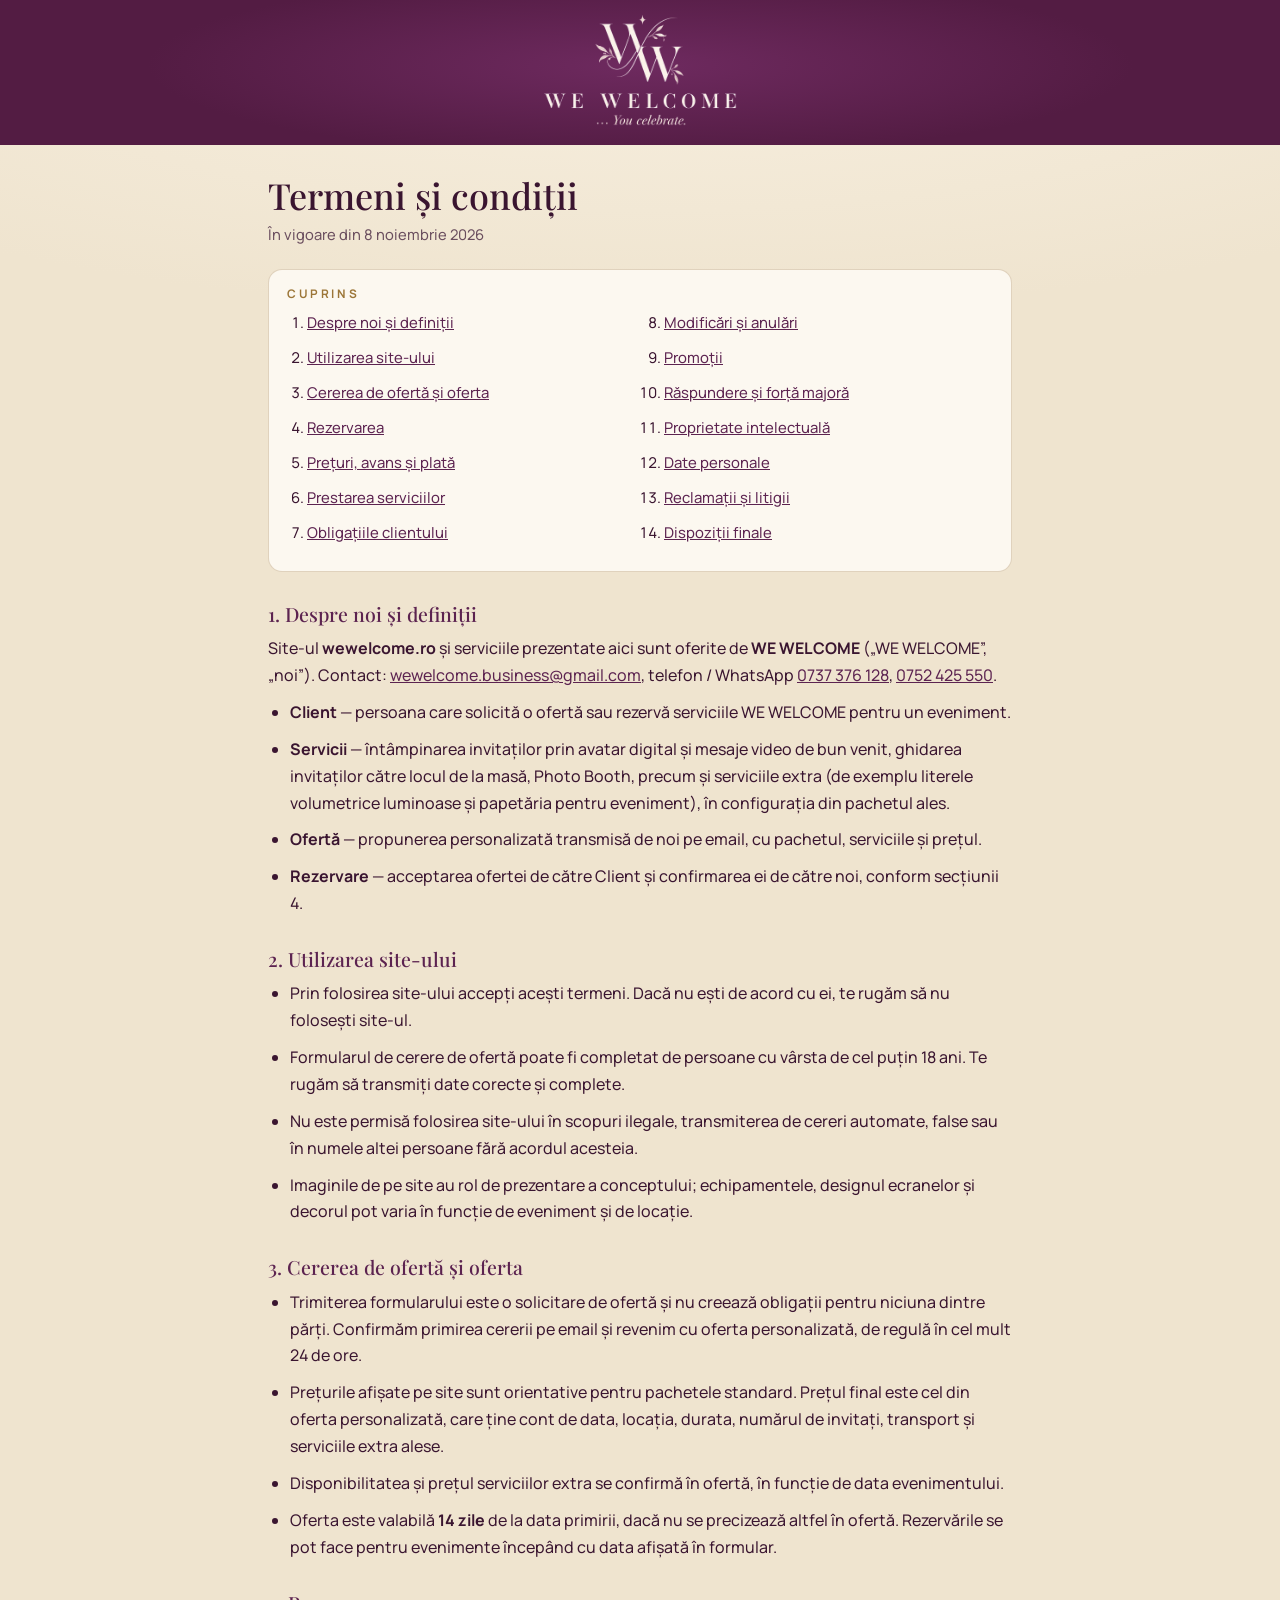
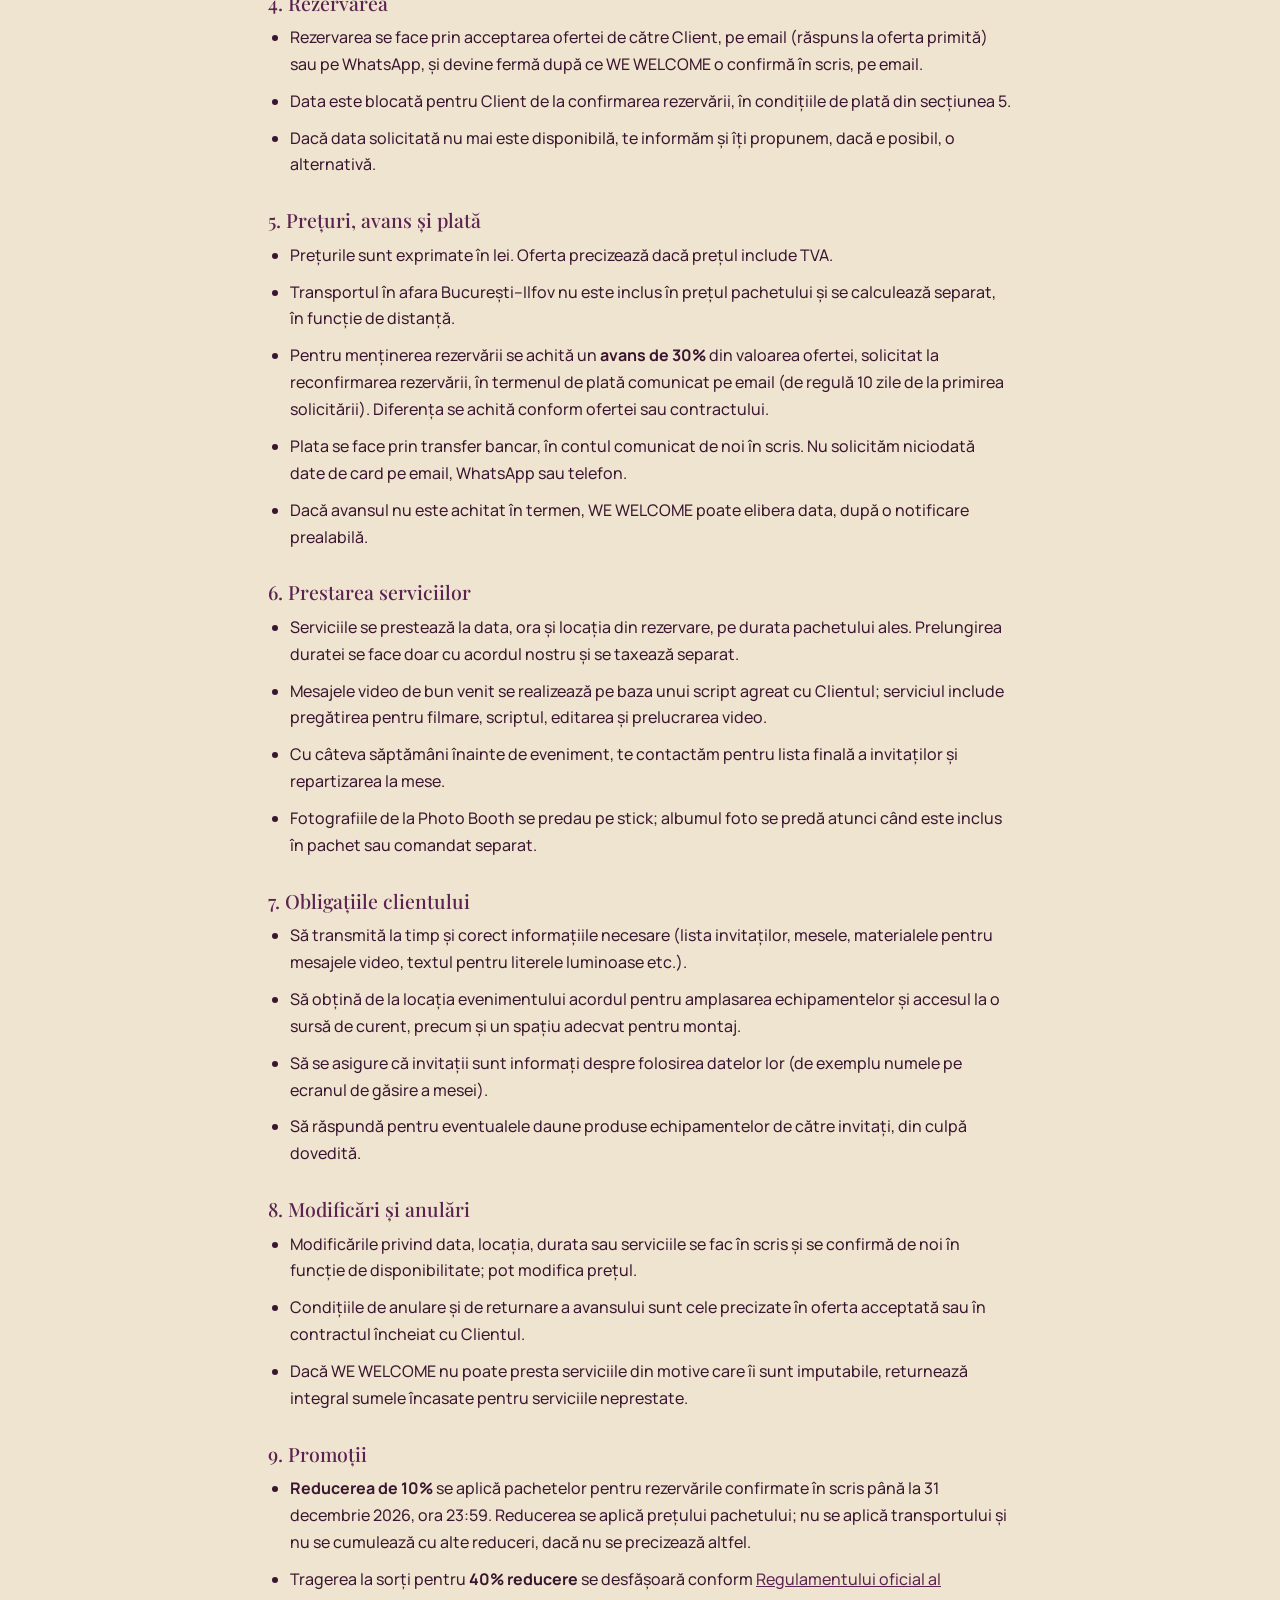
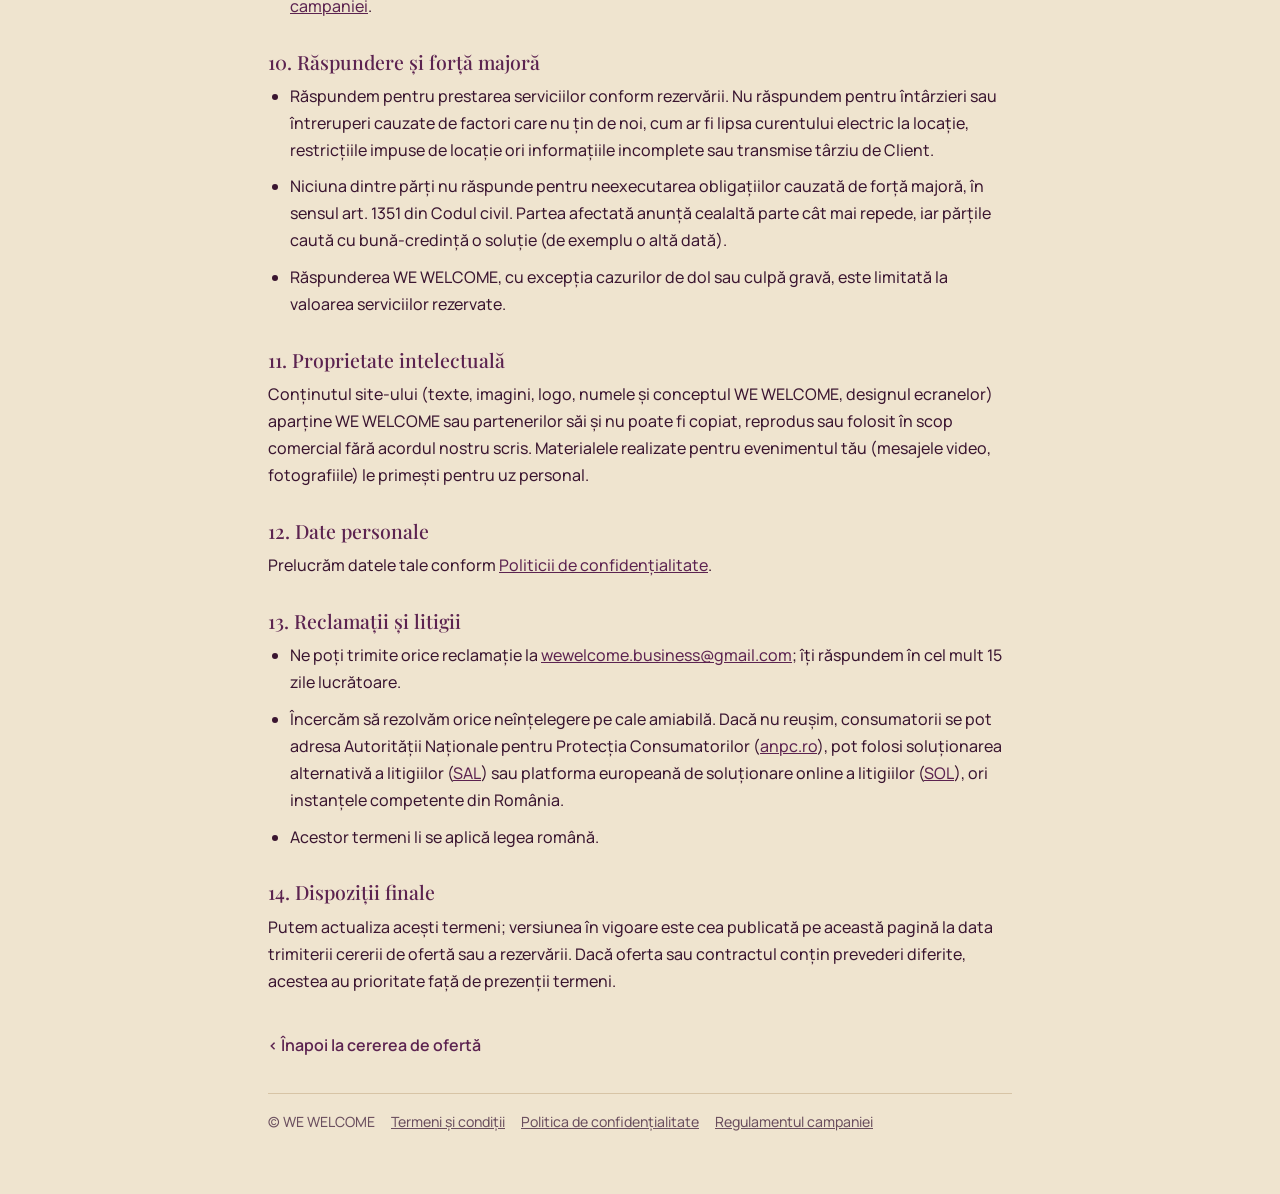
<file: termeni.html>
<!doctype html>
<html lang="ro">
<head>
<meta charset="utf-8">
<meta name="viewport" content="width=device-width,initial-scale=1">
<title>Termeni și condiții · WE WELCOME</title>
<meta name="description" content="Termenii de utilizare a site-ului WE WELCOME și condițiile generale pentru ofertă, rezervare și prestarea serviciilor.">
<link rel="icon" type="image/png" href="icons/icon-192.png">
<link rel="canonical" href="https://wewelcome.ro/termeni.html">
<link rel="preconnect" href="https://fonts.googleapis.com">
<link rel="preconnect" href="https://fonts.gstatic.com" crossorigin>
<link rel="stylesheet" href="https://fonts.googleapis.com/css2?family=Playfair+Display:wght@400..700&family=Manrope:wght@400..700&display=swap">
<link rel="stylesheet" href="legal.css">
</head>
<body>
<div class="banner"><a href="./"><img src="img/logo-light.png" alt="WE WELCOME … You celebrate." width="900" height="517"></a></div>
<main>
  <h1>Termeni și condiții</h1>
  <p class="sub">În vigoare din 8 noiembrie 2026</p>

  <nav class="toc" aria-label="Cuprins"><b>Cuprins</b><ol>
    <li><a href="#def">Despre noi și definiții</a></li>
    <li><a href="#site">Utilizarea site-ului</a></li>
    <li><a href="#oferta">Cererea de ofertă și oferta</a></li>
    <li><a href="#rezervare">Rezervarea</a></li>
    <li><a href="#pret">Prețuri, avans și plată</a></li>
    <li><a href="#servicii">Prestarea serviciilor</a></li>
    <li><a href="#client">Obligațiile clientului</a></li>
    <li><a href="#modificari">Modificări și anulări</a></li>
    <li><a href="#promotii">Promoții</a></li>
    <li><a href="#raspundere">Răspundere și forță majoră</a></li>
    <li><a href="#ip">Proprietate intelectuală</a></li>
    <li><a href="#date">Date personale</a></li>
    <li><a href="#litigii">Reclamații și litigii</a></li>
    <li><a href="#final">Dispoziții finale</a></li>
  </ol></nav>

  <h2 id="def">1. Despre noi și definiții</h2>
  <p>Site-ul <b>wewelcome.ro</b> și serviciile prezentate aici sunt oferite de <b>WE WELCOME</b> („WE WELCOME”, „noi”). Contact: <a href="mailto:wewelcome.business@gmail.com">wewelcome.business@gmail.com</a>, telefon / WhatsApp <a href="tel:0737376128">0737 376 128</a>, <a href="tel:0752425550">0752 425 550</a>.</p>
  <ul>
    <li><b>Client</b> — persoana care solicită o ofertă sau rezervă serviciile WE WELCOME pentru un eveniment.</li>
    <li><b>Servicii</b> — întâmpinarea invitaților prin avatar digital și mesaje video de bun venit, ghidarea invitaților către locul de la masă, Photo Booth, precum și serviciile extra (de exemplu literele volumetrice luminoase și papetăria pentru eveniment), în configurația din pachetul ales.</li>
    <li><b>Ofertă</b> — propunerea personalizată transmisă de noi pe email, cu pachetul, serviciile și prețul.</li>
    <li><b>Rezervare</b> — acceptarea ofertei de către Client și confirmarea ei de către noi, conform secțiunii 4.</li>
  </ul>

  <h2 id="site">2. Utilizarea site-ului</h2>
  <ul>
    <li>Prin folosirea site-ului accepți acești termeni. Dacă nu ești de acord cu ei, te rugăm să nu folosești site-ul.</li>
    <li>Formularul de cerere de ofertă poate fi completat de persoane cu vârsta de cel puțin 18 ani. Te rugăm să transmiți date corecte și complete.</li>
    <li>Nu este permisă folosirea site-ului în scopuri ilegale, transmiterea de cereri automate, false sau în numele altei persoane fără acordul acesteia.</li>
    <li>Imaginile de pe site au rol de prezentare a conceptului; echipamentele, designul ecranelor și decorul pot varia în funcție de eveniment și de locație.</li>
  </ul>

  <h2 id="oferta">3. Cererea de ofertă și oferta</h2>
  <ul>
    <li>Trimiterea formularului este o solicitare de ofertă și nu creează obligații pentru niciuna dintre părți. Confirmăm primirea cererii pe email și revenim cu oferta personalizată, de regulă în cel mult 24 de ore.</li>
    <li>Prețurile afișate pe site sunt orientative pentru pachetele standard. Prețul final este cel din oferta personalizată, care ține cont de data, locația, durata, numărul de invitați, transport și serviciile extra alese.</li>
    <li>Disponibilitatea și prețul serviciilor extra se confirmă în ofertă, în funcție de data evenimentului.</li>
    <li>Oferta este valabilă <b>14 zile</b> de la data primirii, dacă nu se precizează altfel în ofertă. Rezervările se pot face pentru evenimente începând cu data afișată în formular.</li>
  </ul>

  <h2 id="rezervare">4. Rezervarea</h2>
  <ul>
    <li>Rezervarea se face prin acceptarea ofertei de către Client, pe email (răspuns la oferta primită) sau pe WhatsApp, și devine fermă după ce WE WELCOME o confirmă în scris, pe email.</li>
    <li>Data este blocată pentru Client de la confirmarea rezervării, în condițiile de plată din secțiunea 5.</li>
    <li>Dacă data solicitată nu mai este disponibilă, te informăm și îți propunem, dacă e posibil, o alternativă.</li>
  </ul>

  <h2 id="pret">5. Prețuri, avans și plată</h2>
  <ul>
    <li>Prețurile sunt exprimate în lei. Oferta precizează dacă prețul include TVA.</li>
    <li>Transportul în afara București–Ilfov nu este inclus în prețul pachetului și se calculează separat, în funcție de distanță.</li>
    <li>Pentru menținerea rezervării se achită un <b>avans de 30%</b> din valoarea ofertei, solicitat la reconfirmarea rezervării, în termenul de plată comunicat pe email (de regulă 10 zile de la primirea solicitării). Diferența se achită conform ofertei sau contractului.</li>
    <li>Plata se face prin transfer bancar, în contul comunicat de noi în scris. Nu solicităm niciodată date de card pe email, WhatsApp sau telefon.</li>
    <li>Dacă avansul nu este achitat în termen, WE WELCOME poate elibera data, după o notificare prealabilă.</li>
  </ul>

  <h2 id="servicii">6. Prestarea serviciilor</h2>
  <ul>
    <li>Serviciile se prestează la data, ora și locația din rezervare, pe durata pachetului ales. Prelungirea duratei se face doar cu acordul nostru și se taxează separat.</li>
    <li>Mesajele video de bun venit se realizează pe baza unui script agreat cu Clientul; serviciul include pregătirea pentru filmare, scriptul, editarea și prelucrarea video.</li>
    <li>Cu câteva săptămâni înainte de eveniment, te contactăm pentru lista finală a invitaților și repartizarea la mese.</li>
    <li>Fotografiile de la Photo Booth se predau pe stick; albumul foto se predă atunci când este inclus în pachet sau comandat separat.</li>
  </ul>

  <h2 id="client">7. Obligațiile clientului</h2>
  <ul>
    <li>Să transmită la timp și corect informațiile necesare (lista invitaților, mesele, materialele pentru mesajele video, textul pentru literele luminoase etc.).</li>
    <li>Să obțină de la locația evenimentului acordul pentru amplasarea echipamentelor și accesul la o sursă de curent, precum și un spațiu adecvat pentru montaj.</li>
    <li>Să se asigure că invitații sunt informați despre folosirea datelor lor (de exemplu numele pe ecranul de găsire a mesei).</li>
    <li>Să răspundă pentru eventualele daune produse echipamentelor de către invitați, din culpă dovedită.</li>
  </ul>

  <h2 id="modificari">8. Modificări și anulări</h2>
  <ul>
    <li>Modificările privind data, locația, durata sau serviciile se fac în scris și se confirmă de noi în funcție de disponibilitate; pot modifica prețul.</li>
    <li>Condițiile de anulare și de returnare a avansului sunt cele precizate în oferta acceptată sau în contractul încheiat cu Clientul.</li>
    <li>Dacă WE WELCOME nu poate presta serviciile din motive care îi sunt imputabile, returnează integral sumele încasate pentru serviciile neprestate.</li>
  </ul>

  <h2 id="promotii">9. Promoții</h2>
  <ul>
    <li><b>Reducerea de 10%</b> se aplică pachetelor pentru rezervările confirmate în scris până la 31 decembrie 2026, ora 23:59. Reducerea se aplică prețului pachetului; nu se aplică transportului și nu se cumulează cu alte reduceri, dacă nu se precizează altfel.</li>
    <li>Tragerea la sorți pentru <b>40% reducere</b> se desfășoară conform <a href="regulament.html">Regulamentului oficial al campaniei</a>.</li>
  </ul>

  <h2 id="raspundere">10. Răspundere și forță majoră</h2>
  <ul>
    <li>Răspundem pentru prestarea serviciilor conform rezervării. Nu răspundem pentru întârzieri sau întreruperi cauzate de factori care nu țin de noi, cum ar fi lipsa curentului electric la locație, restricțiile impuse de locație ori informațiile incomplete sau transmise târziu de Client.</li>
    <li>Niciuna dintre părți nu răspunde pentru neexecutarea obligațiilor cauzată de forță majoră, în sensul art. 1351 din Codul civil. Partea afectată anunță cealaltă parte cât mai repede, iar părțile caută cu bună-credință o soluție (de exemplu o altă dată).</li>
    <li>Răspunderea WE WELCOME, cu excepția cazurilor de dol sau culpă gravă, este limitată la valoarea serviciilor rezervate.</li>
  </ul>

  <h2 id="ip">11. Proprietate intelectuală</h2>
  <p>Conținutul site-ului (texte, imagini, logo, numele și conceptul WE WELCOME, designul ecranelor) aparține WE WELCOME sau partenerilor săi și nu poate fi copiat, reprodus sau folosit în scop comercial fără acordul nostru scris. Materialele realizate pentru evenimentul tău (mesajele video, fotografiile) le primești pentru uz personal.</p>

  <h2 id="date">12. Date personale</h2>
  <p>Prelucrăm datele tale conform <a href="confidentialitate.html">Politicii de confidențialitate</a>.</p>

  <h2 id="litigii">13. Reclamații și litigii</h2>
  <ul>
    <li>Ne poți trimite orice reclamație la <a href="mailto:wewelcome.business@gmail.com">wewelcome.business@gmail.com</a>; îți răspundem în cel mult 15 zile lucrătoare.</li>
    <li>Încercăm să rezolvăm orice neînțelegere pe cale amiabilă. Dacă nu reușim, consumatorii se pot adresa Autorității Naționale pentru Protecția Consumatorilor (<a href="https://anpc.ro" target="_blank" rel="noopener">anpc.ro</a>), pot folosi soluționarea alternativă a litigiilor (<a href="https://anpc.ro/ce-este-sal/" target="_blank" rel="noopener">SAL</a>) sau platforma europeană de soluționare online a litigiilor (<a href="https://ec.europa.eu/consumers/odr" target="_blank" rel="noopener">SOL</a>), ori instanțele competente din România.</li>
    <li>Acestor termeni li se aplică legea română.</li>
  </ul>

  <h2 id="final">14. Dispoziții finale</h2>
  <p>Putem actualiza acești termeni; versiunea în vigoare este cea publicată pe această pagină la data trimiterii cererii de ofertă sau a rezervării. Dacă oferta sau contractul conțin prevederi diferite, acestea au prioritate față de prezenții termeni.</p>

  <a class="back" href="./">‹ Înapoi la cererea de ofertă</a>
  <footer><span>© WE WELCOME</span><a href="termeni.html">Termeni și condiții</a><a href="confidentialitate.html">Politica de confidențialitate</a><a href="regulament.html">Regulamentul campaniei</a></footer>
</main>
</body>
</html>
</file>
<file: legal.css>
/* Stilul comun pentru paginile legale (confidențialitate, termeni, regulament) — aceeași paletă ca oferta */
:root{--bg:#efe4cf;--bg2:#f8f0e1;--surface:#fcf8f0;--ink:#3a1530;--muted:#6a4e5e;--line:rgba(150,112,58,.28);--plum:#5c2350;--gold:#9c7638;color-scheme:light}
*{box-sizing:border-box}
html{scroll-behavior:smooth}
body{margin:0;background:radial-gradient(120% 50% at 50% 0%,var(--bg2),var(--bg) 70%) fixed,var(--bg);color:var(--ink);font:450 16px/1.68 "Manrope","Segoe UI",system-ui,-apple-system,sans-serif;-webkit-text-size-adjust:100%}
.banner{background:radial-gradient(55% 90% at 50% 45%,#6e2a5f 0%,#531c43 70%);text-align:center;padding:14px 16px 11px}
.banner a{display:inline-block}
.banner img{display:block;margin:0 auto;height:clamp(84px,17vw,112px);width:auto}
main{max-width:780px;margin:0 auto;padding:30px 18px 60px}
h1{font:500 clamp(1.65rem,5vw,2.25rem)/1.15 "Playfair Display",Georgia,serif;margin:0 0 6px}
.sub{color:var(--muted);margin:0 0 22px;font-size:.92rem}
h2{font:500 1.22rem/1.3 "Playfair Display",Georgia,serif;margin:30px 0 8px;color:var(--plum);scroll-margin-top:12px}
h3{font-size:1rem;margin:18px 0 6px}
p,li{margin:0 0 10px}
ol,ul{padding-left:22px;margin:0 0 10px}
.box{background:var(--surface);border:1px solid var(--line);border-radius:14px;padding:16px 18px;margin:18px 0}
.toc{background:var(--surface);border:1px solid var(--line);border-radius:14px;padding:14px 18px 6px;margin:0 0 8px;font-size:.93rem}
.toc b{display:block;font-size:.74rem;letter-spacing:.22em;text-transform:uppercase;color:var(--gold);margin-bottom:6px}
.toc ol{columns:2;column-gap:28px;padding-left:20px}
@media (max-width:620px){.toc ol{columns:1}}
table{width:100%;border-collapse:collapse;margin:8px 0 14px;font-size:.92rem;background:var(--surface);border-radius:12px;overflow:hidden}
th,td{text-align:left;vertical-align:top;padding:9px 11px;border-bottom:1px solid var(--line)}
th{font-weight:600;background:rgba(176,138,72,.12)}
.tw{overflow-x:auto;-webkit-overflow-scrolling:touch}
a{color:var(--plum)}
.back{display:inline-block;margin-top:28px;font-weight:600;text-decoration:none}
.back:hover{text-decoration:underline}
footer{border-top:1px solid var(--line);margin-top:34px;padding-top:16px;color:var(--muted);font-size:.88rem;display:flex;flex-wrap:wrap;gap:6px 16px}
footer a{color:var(--muted)}
@media print{body{background:#fff;font-size:13.5px}h2{break-after:avoid}.banner{-webkit-print-color-adjust:exact;print-color-adjust:exact}.back,.toc{display:none}main{padding-top:16px}}
</file>
